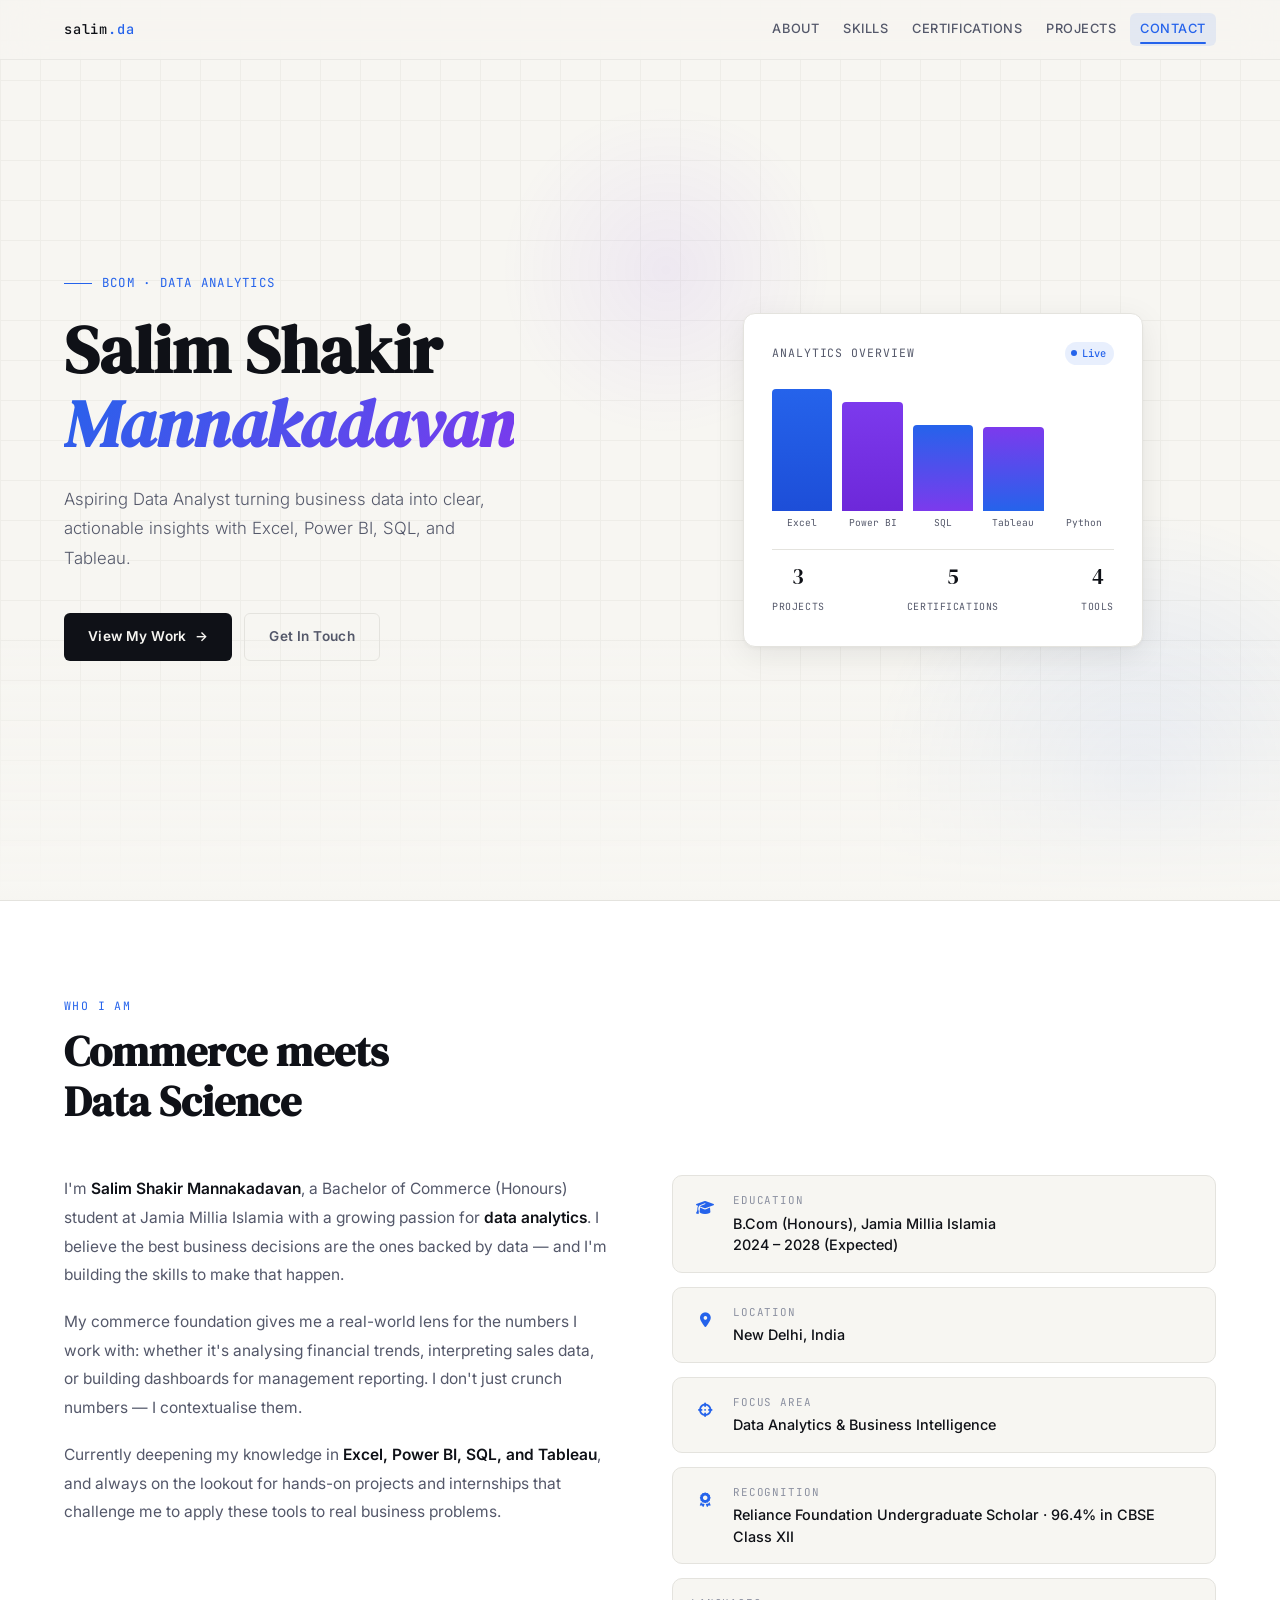
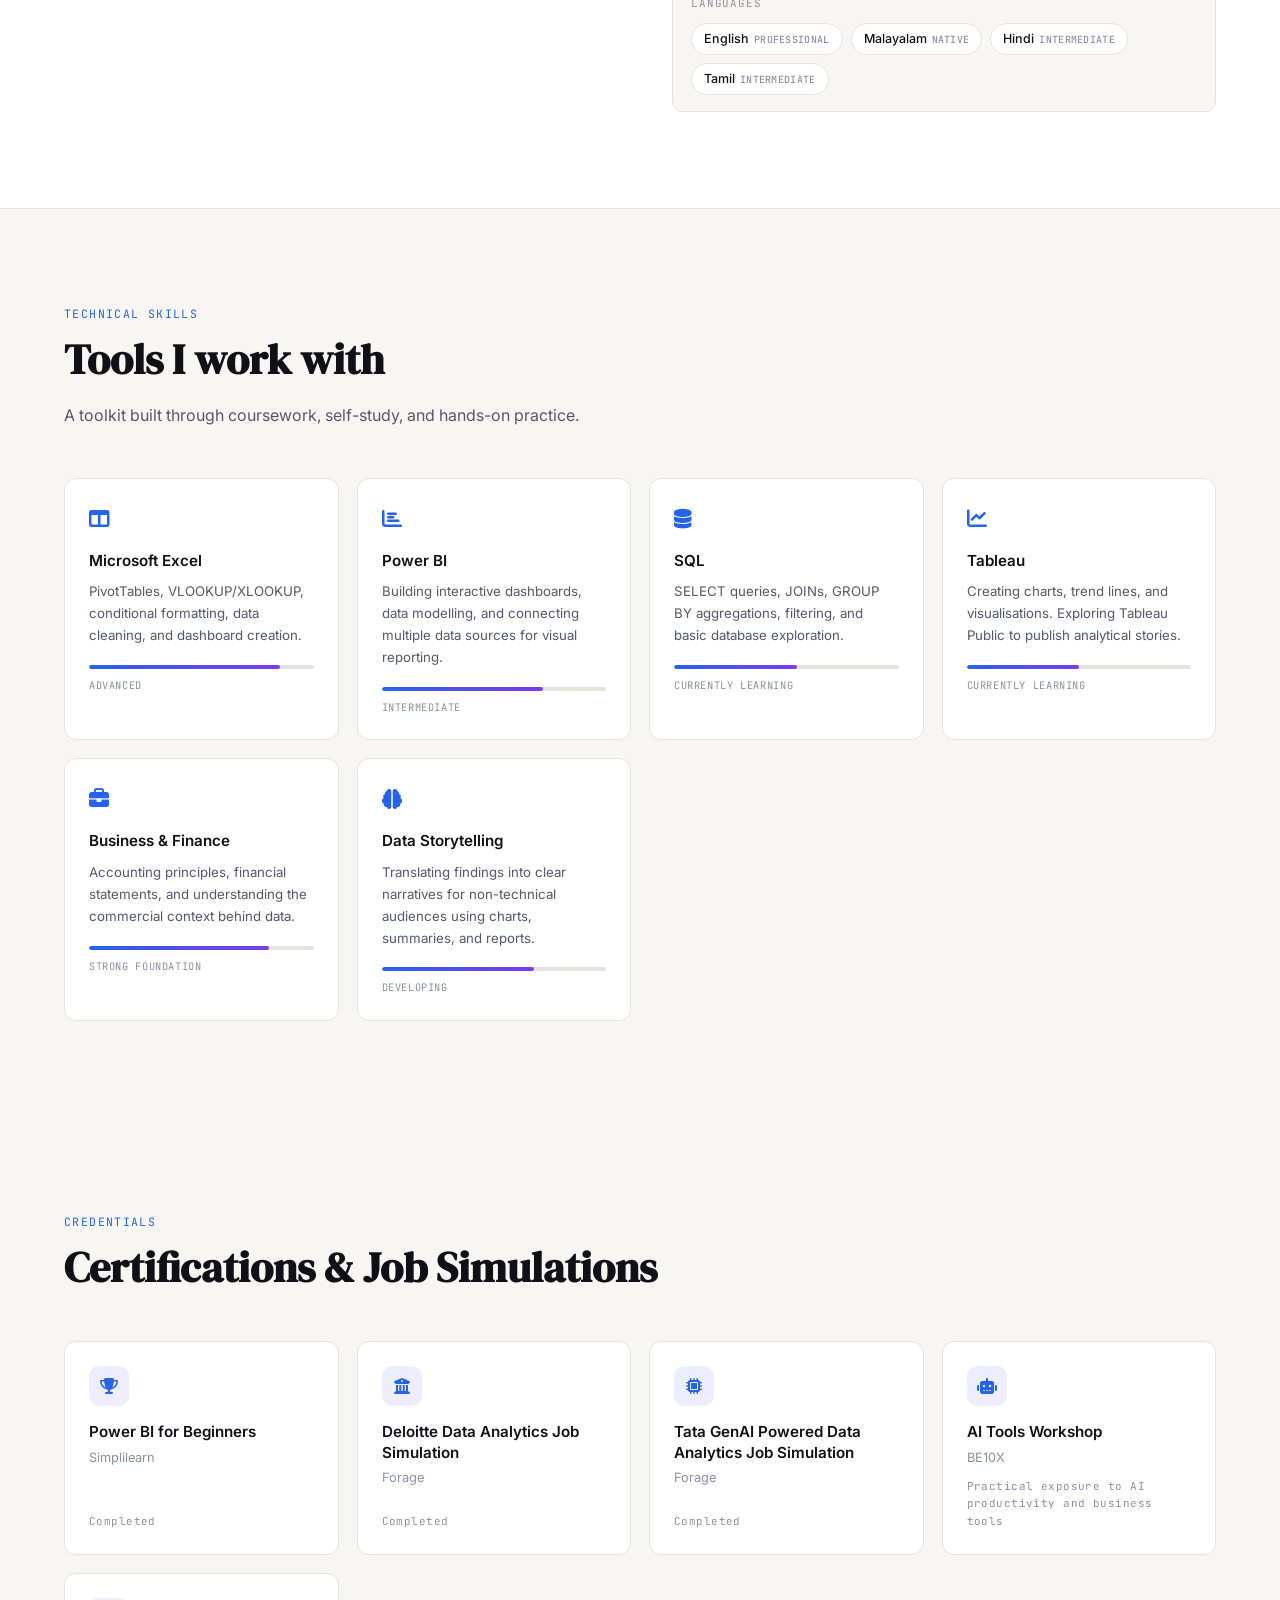
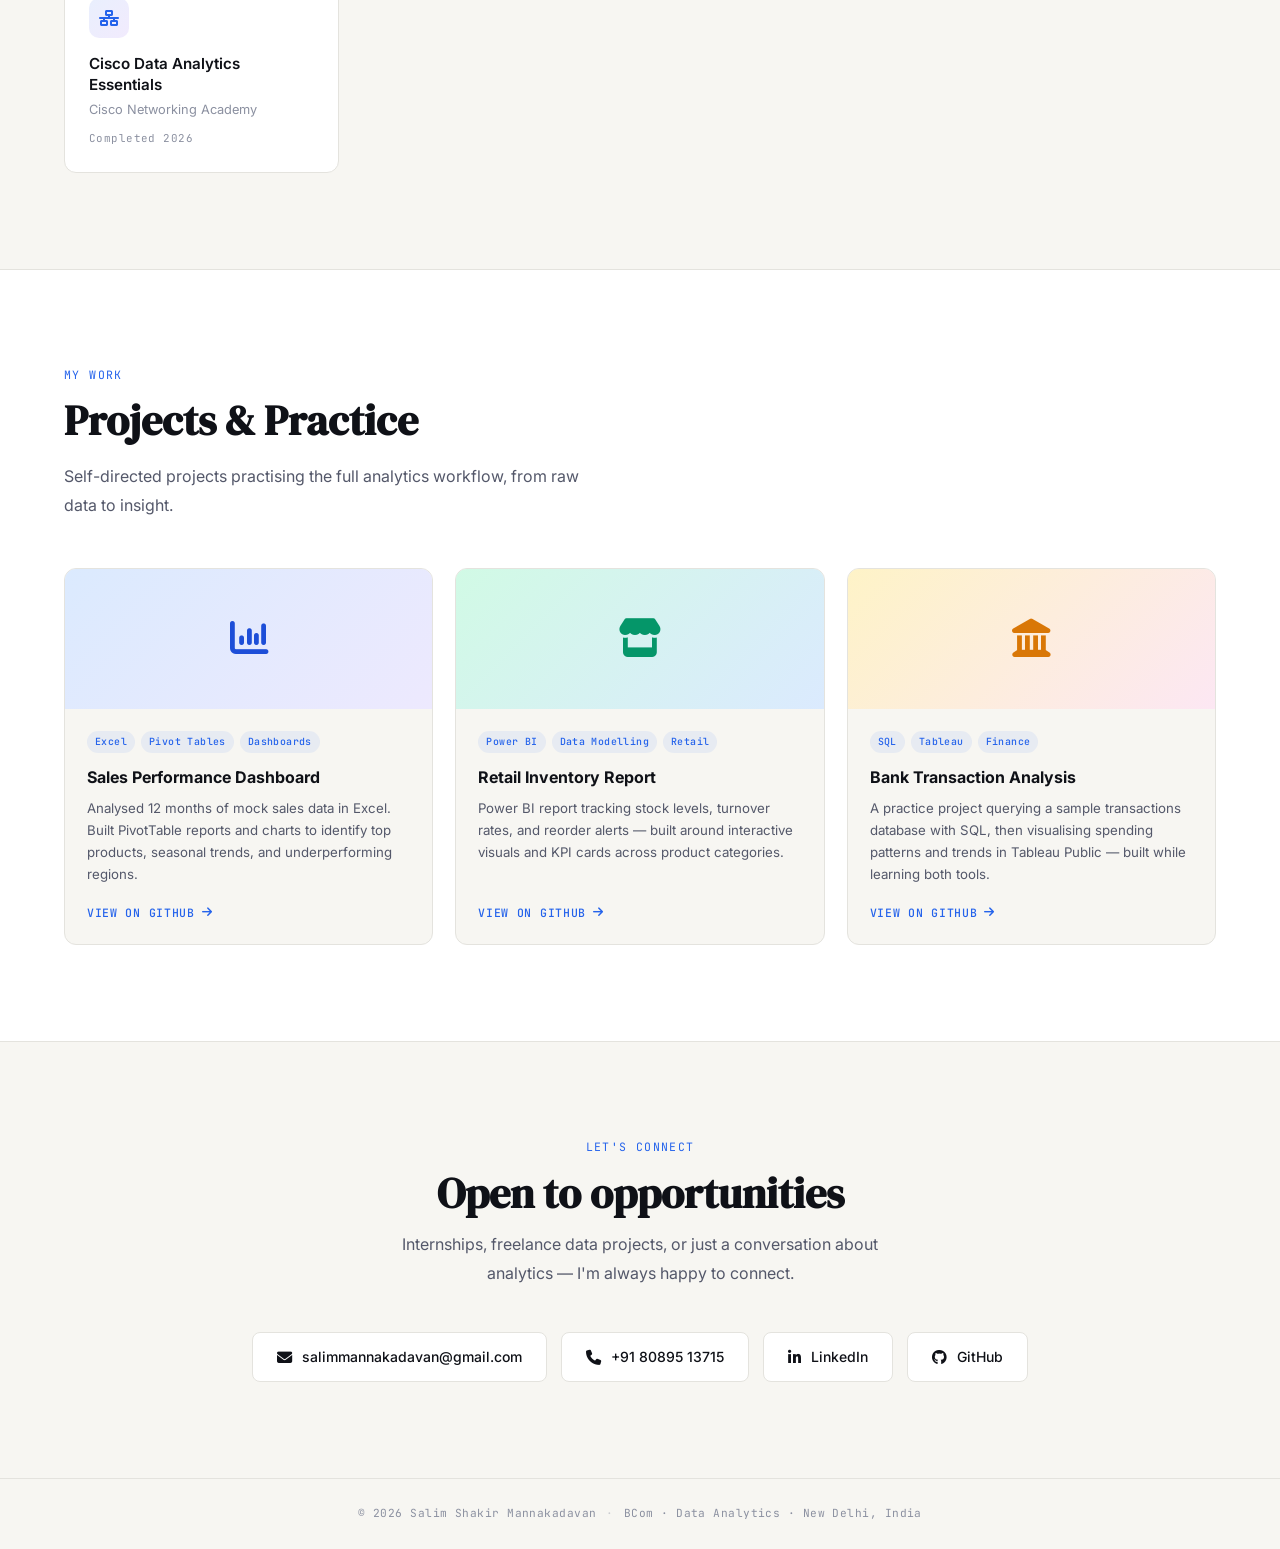
<file: index.htm>
<!DOCTYPE html>
<html lang="en">
<head>
  <meta charset="UTF-8" />
  <meta name="viewport" content="width=device-width, initial-scale=1.0" />
  <meta name="description" content="Salim Shakir Mannakadavan — BCom student and aspiring data analyst. Excel, Power BI, Data Visualization & Dashboard Development." />
  <meta name="color-scheme" content="light dark" />
  <title>Salim Shakir — Data Analytics Portfolio</title>

  <!-- Favicon -->
  <link rel="icon" href="data:image/svg+xml,%3Csvg xmlns='http://www.w3.org/2000/svg' viewBox='0 0 100 100'%3E%3Ctext y='.9em' font-size='90'%3E%F0%9F%93%8A%3C/text%3E%3C/svg%3E" />

  <!-- Fonts -->
  <link rel="preconnect" href="https://fonts.googleapis.com" />
  <link href="https://fonts.googleapis.com/css2?family=DM+Serif+Display:ital@0;1&family=Inter:wght@300;400;500;600;700&family=JetBrains+Mono:wght@400;500&display=swap" rel="stylesheet" />

  <!-- Font Awesome for icons -->
  <link rel="stylesheet" href="https://cdnjs.cloudflare.com/ajax/libs/font-awesome/6.5.1/css/all.min.css" crossorigin="anonymous" referrerpolicy="no-referrer" />

  <!-- Stylesheet -->
  <link rel="stylesheet" href="style.css" />
</head>
<body>

<!-- Scroll progress -->
<div class="scroll-progress" id="scrollProgress" aria-hidden="true"></div>

<!-- ============================================================
     NAV
     ============================================================ -->
<nav id="navbar">
    <a href="#hero" class="nav-logo">salim<span>.da</span></a>

    <ul class="nav-links" id="navLinks">
        <span class="nav-pill" id="navPill" aria-hidden="true"></span>

        <li><a href="#about" data-section="about">About</a></li>
        <li><a href="#skills" data-section="skills">Skills</a></li>
        <li><a href="#certifications" data-section="certifications">Certifications</a></li>
        <li><a href="#projects" data-section="projects">Projects</a></li>
        <li><a href="#contact" data-section="contact">Contact</a></li>
    </ul>

    <button class="nav-toggle" id="navToggle" aria-label="Toggle navigation">
        <span></span>
        <span></span>
        <span></span>
    </button>
</nav>


<!-- ============================================================
     HERO
     ============================================================ -->
<section id="hero">

  <!-- Subtle animated orbs in background -->
  <div class="hero-orb hero-orb--1" aria-hidden="true"></div>
  <div class="hero-orb hero-orb--2" aria-hidden="true"></div>

  <div class="hero-text">
    <!-- Each child gets a staggered reveal via JS adding .is-visible -->
    <p class="hero-eyebrow reveal-item">BCom · Data Analytics</p>

    <h1 class="reveal-item" style="--reveal-delay:0.1s">
      Salim Shakir<br>
      <em>Mannakadavan</em>
    </h1>

    <p class="hero-sub reveal-item" style="--reveal-delay:0.22s">
      Aspiring Data Analyst turning business data into clear, actionable insights with Excel, Power BI, SQL, and Tableau.
    </p>

    <div class="hero-ctas reveal-item" style="--reveal-delay:0.34s">
      <a href="#projects" class="btn-primary magnetic">
        View My Work
        <span class="btn-arrow" aria-hidden="true">→</span>
      </a>
      <a href="#contact" class="btn-ghost magnetic">Get In Touch</a>
    </div>
  </div>

  <!-- Floating chart visual -->
  <div class="hero-visual reveal-item" style="--reveal-delay:0.46s">
    <div class="chart-wrapper floating">
      <div class="chart-header">
        <span class="chart-title">Analytics Overview</span>
        <span class="chart-badge">
          <span class="badge-dot" aria-hidden="true"></span>Live
        </span>
      </div>

      <div class="bars" role="img" aria-label="Bar chart showing skill proficiency levels">
        <div class="bar-group">
          <div class="bar" style="--bar-height:88%; background: linear-gradient(180deg,#2563eb,#1d4ed8); --bar-delay:0.1s"></div>
          <span class="bar-label">Excel</span>
        </div>
        <div class="bar-group">
          <div class="bar" style="--bar-height:78%; background: linear-gradient(180deg,#7c3aed,#6d28d9); --bar-delay:0.25s"></div>
          <span class="bar-label">Power BI</span>
        </div>
        <div class="bar-group">
          <div class="bar" style="--bar-height:62%; background: linear-gradient(180deg,#2563eb,#7c3aed); --bar-delay:0.4s"></div>
          <span class="bar-label">SQL</span>
        </div>
        <div class="bar-group">
          <div class="bar" style="--bar-height:60%; background: linear-gradient(180deg,#7c3aed,#2563eb); --bar-delay:0.55s"></div>
          <span class="bar-label">Tableau</span>
        </div>
        <div class="bar-group">
          <div class="bar" style="--bar-height:0%; background: linear-gradient(180deg,#1d4ed8,#7c3aed); --bar-delay:0.7s"></div>
          <span class="bar-label">Python</span>
        </div>
      </div>

      <div class="chart-footer">
        <div class="stat">
          <span class="stat-num">3</span>
          <span class="stat-lbl">Projects</span>
        </div>
        <div class="stat">
          <span class="stat-num">5</span>
          <span class="stat-lbl">Certifications</span>
        </div>
        <div class="stat">
          <span class="stat-num">4</span>
          <span class="stat-lbl">Tools</span>
        </div>
      </div>
    </div>
  </div>

</section>


<!-- ============================================================
     ABOUT
     ============================================================ -->
<section id="about">
  <p class="section-label reveal-up">Who I Am</p>
  <h2 class="reveal-up" style="--reveal-delay:0.05s">Commerce meets<br>Data Science</h2>

  <div class="about-grid">
    <div class="about-text reveal-up" style="--reveal-delay:0.1s">
      <p>
        I'm <strong>Salim Shakir Mannakadavan</strong>, a Bachelor of Commerce (Honours) student at Jamia Millia Islamia with a growing passion for <strong>data analytics</strong>. I believe the best business decisions are the ones backed by data — and I'm building the skills to make that happen.
      </p>
      <p>
        My commerce foundation gives me a real-world lens for the numbers I work with: whether it's analysing financial trends, interpreting sales data, or building dashboards for management reporting. I don't just crunch numbers — I contextualise them.
      </p>
      <p>
        Currently deepening my knowledge in <strong>Excel, Power BI, SQL, and Tableau</strong>, and always on the lookout for hands-on projects and internships that challenge me to apply these tools to real business problems.
      </p>
    </div>

    <div class="about-details">
      <!-- Each detail-row gets staggered via CSS nth-child -->
      <div class="detail-row reveal-up" style="--reveal-delay:0.15s">
        <div class="detail-icon" aria-hidden="true">
          <i class="fa-solid fa-graduation-cap"></i>
        </div>
        <div>
          <div class="detail-key">Education</div>
          <div class="detail-val">B.Com (Honours), Jamia Millia Islamia<br>2024 – 2028 (Expected)</div>
        </div>
      </div>

      <div class="detail-row reveal-up" style="--reveal-delay:0.2s">
        <div class="detail-icon" aria-hidden="true">
          <i class="fa-solid fa-location-dot"></i>
        </div>
        <div>
          <div class="detail-key">Location</div>
          <div class="detail-val">New Delhi, India</div>
        </div>
      </div>

      <div class="detail-row reveal-up" style="--reveal-delay:0.25s">
        <div class="detail-icon" aria-hidden="true">
          <i class="fa-solid fa-crosshairs"></i>
        </div>
        <div>
          <div class="detail-key">Focus Area</div>
          <div class="detail-val">Data Analytics &amp; Business Intelligence</div>
        </div>
      </div>

      <div class="detail-row reveal-up" style="--reveal-delay:0.3s">
        <div class="detail-icon" aria-hidden="true">
          <i class="fa-solid fa-award"></i>
        </div>
        <div>
          <div class="detail-key">Recognition</div>
          <div class="detail-val">Reliance Foundation Undergraduate Scholar · 96.4% in CBSE Class XII</div>
        </div>
      </div>

      <div class="languages-row reveal-up" style="--reveal-delay:0.35s">
        <div class="detail-key">Languages</div>
        <div class="lang-chips">
          <span class="lang-chip">English <small>Professional</small></span>
          <span class="lang-chip">Malayalam <small>Native</small></span>
          <span class="lang-chip">Hindi <small>Intermediate</small></span>
          <span class="lang-chip">Tamil <small>Intermediate</small></span>
        </div>
      </div>
    </div>
  </div>
</section>


<!-- ============================================================
     SKILLS
     ============================================================ -->
<section id="skills">
  <p class="section-label reveal-up">Technical Skills</p>
  <h2 class="reveal-up" style="--reveal-delay:0.05s">Tools I work with</h2>
  <p class="section-intro reveal-up" style="--reveal-delay:0.1s">A toolkit built through coursework, self-study, and hands-on practice.</p>

  <div class="skills-grid">

    <div class="skill-card tilt-card reveal-up" style="--reveal-delay:0.1s">
      <div class="skill-icon" aria-hidden="true"><i class="fa-solid fa-table-columns"></i></div>
      <div class="skill-name">Microsoft Excel</div>
      <div class="skill-desc">PivotTables, VLOOKUP/XLOOKUP, conditional formatting, data cleaning, and dashboard creation.</div>
      <div class="skill-bar-track" role="progressbar" aria-valuenow="85" aria-valuemin="0" aria-valuemax="100" aria-label="Excel proficiency 85%">
        <div class="skill-bar-fill" data-width="85%"></div>
      </div>
      <div class="skill-level">Advanced</div>
    </div>

    <div class="skill-card tilt-card reveal-up" style="--reveal-delay:0.15s">
      <div class="skill-icon" aria-hidden="true"><i class="fa-solid fa-chart-bar"></i></div>
      <div class="skill-name">Power BI</div>
      <div class="skill-desc">Building interactive dashboards, data modelling, and connecting multiple data sources for visual reporting.</div>
      <div class="skill-bar-track" role="progressbar" aria-valuenow="72" aria-valuemin="0" aria-valuemax="100" aria-label="Power BI proficiency 72%">
        <div class="skill-bar-fill" data-width="72%"></div>
      </div>
      <div class="skill-level">Intermediate</div>
    </div>

    <div class="skill-card tilt-card reveal-up" style="--reveal-delay:0.2s">
      <div class="skill-icon" aria-hidden="true"><i class="fa-solid fa-database"></i></div>
      <div class="skill-name">SQL</div>
      <div class="skill-desc">SELECT queries, JOINs, GROUP BY aggregations, filtering, and basic database exploration.</div>
      <div class="skill-bar-track" role="progressbar" aria-valuenow="55" aria-valuemin="0" aria-valuemax="100" aria-label="SQL proficiency 55%">
        <div class="skill-bar-fill" data-width="55%"></div>
      </div>
      <div class="skill-level">Currently Learning</div>
    </div>

    <div class="skill-card tilt-card reveal-up" style="--reveal-delay:0.25s">
      <div class="skill-icon" aria-hidden="true"><i class="fa-solid fa-chart-line"></i></div>
      <div class="skill-name">Tableau</div>
      <div class="skill-desc">Creating charts, trend lines, and visualisations. Exploring Tableau Public to publish analytical stories.</div>
      <div class="skill-bar-track" role="progressbar" aria-valuenow="50" aria-valuemin="0" aria-valuemax="100" aria-label="Tableau proficiency 50%">
        <div class="skill-bar-fill" data-width="50%"></div>
      </div>
      <div class="skill-level">Currently Learning</div>
    </div>

    <div class="skill-card tilt-card reveal-up" style="--reveal-delay:0.3s">
      <div class="skill-icon" aria-hidden="true"><i class="fa-solid fa-briefcase"></i></div>
      <div class="skill-name">Business &amp; Finance</div>
      <div class="skill-desc">Accounting principles, financial statements, and understanding the commercial context behind data.</div>
      <div class="skill-bar-track" role="progressbar" aria-valuenow="80" aria-valuemin="0" aria-valuemax="100" aria-label="Business & Finance proficiency 80%">
        <div class="skill-bar-fill" data-width="80%"></div>
      </div>
      <div class="skill-level">Strong Foundation</div>
    </div>

    <div class="skill-card tilt-card reveal-up" style="--reveal-delay:0.35s">
      <div class="skill-icon" aria-hidden="true"><i class="fa-solid fa-brain"></i></div>
      <div class="skill-name">Data Storytelling</div>
      <div class="skill-desc">Translating findings into clear narratives for non-technical audiences using charts, summaries, and reports.</div>
      <div class="skill-bar-track" role="progressbar" aria-valuenow="68" aria-valuemin="0" aria-valuemax="100" aria-label="Data Storytelling proficiency 68%">
        <div class="skill-bar-fill" data-width="68%"></div>
      </div>
      <div class="skill-level">Developing</div>
    </div>

  </div>
</section>


<!-- ============================================================
     CERTIFICATIONS
     ============================================================ -->
<section id="certifications">
  <p class="section-label reveal-up">Credentials</p>
  <h2 class="reveal-up" style="--reveal-delay:0.05s">Certifications &amp; Job Simulations</h2>

  <div class="skills-grid certs-grid">

    <div class="skill-card cert-card tilt-card reveal-up" style="--reveal-delay:0.1s">
      <div class="cert-badge" aria-hidden="true"><i class="fa-solid fa-trophy"></i></div>
      <div class="skill-name">Power BI for Beginners</div>
      <div class="skill-desc">Simplilearn</div>
      <div class="cert-meta">Completed</div>
    </div>

    <div class="skill-card cert-card tilt-card reveal-up" style="--reveal-delay:0.15s">
      <div class="cert-badge" aria-hidden="true"><i class="fa-solid fa-building-columns"></i></div>
      <div class="skill-name">Deloitte Data Analytics Job Simulation</div>
      <div class="skill-desc">Forage</div>
      <div class="cert-meta">Completed</div>
    </div>

    <div class="skill-card cert-card tilt-card reveal-up" style="--reveal-delay:0.2s">
      <div class="cert-badge" aria-hidden="true"><i class="fa-solid fa-microchip"></i></div>
      <div class="skill-name">Tata GenAI Powered Data Analytics Job Simulation</div>
      <div class="skill-desc">Forage</div>
      <div class="cert-meta">Completed</div>
    </div>

    <div class="skill-card cert-card tilt-card reveal-up" style="--reveal-delay:0.25s">
      <div class="cert-badge" aria-hidden="true"><i class="fa-solid fa-robot"></i></div>
      <div class="skill-name">AI Tools Workshop</div>
      <div class="skill-desc">BE10X</div>
      <div class="cert-meta">Practical exposure to AI productivity and business tools</div>
    </div>

    <div class="skill-card cert-card tilt-card reveal-up" style="--reveal-delay:0.3s">
      <div class="cert-badge" aria-hidden="true"><i class="fa-solid fa-network-wired"></i></div>
      <div class="skill-name">Cisco Data Analytics Essentials</div>
      <div class="skill-desc">Cisco Networking Academy</div>
      <div class="cert-meta">Completed 2026</div>
    </div>

  </div>
</section>


<!-- ============================================================
     PROJECTS
     ============================================================ -->
<section id="projects">
  <p class="section-label reveal-up">My Work</p>
  <h2 class="reveal-up" style="--reveal-delay:0.05s">Projects &amp; Practice</h2>
  <p class="section-intro reveal-up" style="--reveal-delay:0.1s">Self-directed projects practising the full analytics workflow, from raw data to insight.</p>

  <div class="projects-grid">

    <div class="project-card tilt-card reveal-up" style="--reveal-delay:0.1s">
      <div class="project-thumb blue" aria-hidden="true">
        <i class="fa-solid fa-chart-column project-thumb-icon"></i>
        <div class="project-thumb-glow"></div>
      </div>
      <div class="project-body">
        <div class="project-tags">
          <span class="tag">Excel</span>
          <span class="tag">Pivot Tables</span>
          <span class="tag">Dashboards</span>
        </div>
        <div class="project-title">Sales Performance Dashboard</div>
        <div class="project-desc">Analysed 12 months of mock sales data in Excel. Built PivotTable reports and charts to identify top products, seasonal trends, and underperforming regions.</div>
        <a href="https://github.com/SalimShakir" target="_blank" rel="noopener noreferrer" class="project-link">
          View on GitHub
          <span class="project-arrow" aria-hidden="true">
            <i class="fa-solid fa-arrow-right"></i>
          </span>
        </a>
      </div>
    </div>

    <div class="project-card tilt-card reveal-up" style="--reveal-delay:0.18s">
      <div class="project-thumb green" aria-hidden="true">
        <i class="fa-solid fa-store project-thumb-icon"></i>
        <div class="project-thumb-glow"></div>
      </div>
      <div class="project-body">
        <div class="project-tags">
          <span class="tag">Power BI</span>
          <span class="tag">Data Modelling</span>
          <span class="tag">Retail</span>
        </div>
        <div class="project-title">Retail Inventory Report</div>
        <div class="project-desc">Power BI report tracking stock levels, turnover rates, and reorder alerts — built around interactive visuals and KPI cards across product categories.</div>
        <a href="https://github.com/SalimShakir" target="_blank" rel="noopener noreferrer" class="project-link">
          View on GitHub
          <span class="project-arrow" aria-hidden="true">
            <i class="fa-solid fa-arrow-right"></i>
          </span>
        </a>
      </div>
    </div>

    <div class="project-card tilt-card reveal-up" style="--reveal-delay:0.26s">
      <div class="project-thumb orange" aria-hidden="true">
        <i class="fa-solid fa-landmark project-thumb-icon"></i>
        <div class="project-thumb-glow"></div>
      </div>
      <div class="project-body">
        <div class="project-tags">
          <span class="tag">SQL</span>
          <span class="tag">Tableau</span>
          <span class="tag">Finance</span>
        </div>
        <div class="project-title">Bank Transaction Analysis</div>
        <div class="project-desc">A practice project querying a sample transactions database with SQL, then visualising spending patterns and trends in Tableau Public — built while learning both tools.</div>
        <a href="https://github.com/SalimShakir" target="_blank" rel="noopener noreferrer" class="project-link">
          View on GitHub
          <span class="project-arrow" aria-hidden="true">
            <i class="fa-solid fa-arrow-right"></i>
          </span>
        </a>
      </div>
    </div>

  </div>
</section>
<!-- ============================================================
     CONTACT
     ============================================================ -->
<section id="contact">
  <p class="section-label reveal-up">Let's Connect</p>
  <h2 class="reveal-up" style="--reveal-delay:0.05s">Open to opportunities</h2>
  <p class="section-intro reveal-up" style="--reveal-delay:0.1s">Internships, freelance data projects, or just a conversation about analytics — I'm always happy to connect.</p>

  <div class="contact-links reveal-up" style="--reveal-delay:0.18s">

    <a href="mailto:salimmannakadavan@gmail.com" class="contact-link contact-link--email magnetic">
      <span class="contact-icon" aria-hidden="true"><i class="fa-solid fa-envelope"></i></span>
      <span class="contact-label">salimmannakadavan@gmail.com</span>
    </a>

    <a href="tel:+918089513715" class="contact-link contact-link--phone magnetic">
      <span class="contact-icon" aria-hidden="true"><i class="fa-solid fa-phone"></i></span>
      <span class="contact-label">+91 80895 13715</span>
    </a>

    <a href="https://www.linkedin.com/in/salim-shakir-mannakadavan-aa1800324" target="_blank" rel="noopener noreferrer" class="contact-link contact-link--linkedin magnetic">
      <span class="contact-icon" aria-hidden="true"><i class="fa-brands fa-linkedin-in"></i></span>
      <span class="contact-label">LinkedIn</span>
    </a>

    <a href="https://github.com/SalimShakir" target="_blank" rel="noopener noreferrer" class="contact-link contact-link--github magnetic">
      <span class="contact-icon" aria-hidden="true"><i class="fa-brands fa-github"></i></span>
      <span class="contact-label">GitHub</span>
    </a>

  </div>
</section>


<!-- ============================================================
     FOOTER
     ============================================================ -->
<footer>
  <span>© 2026 Salim Shakir Mannakadavan</span>
  <span class="footer-sep" aria-hidden="true">·</span>
  <span class="footer-sub">BCom · Data Analytics · New Delhi, India</span>
</footer>

<!-- Back to top -->
<button class="back-to-top" id="backToTop" aria-label="Back to top">
  <i class="fa-solid fa-arrow-up" aria-hidden="true"></i>
</button>

<!-- Script -->
<script src="script.js"></script>
</body>
</html>
</file>
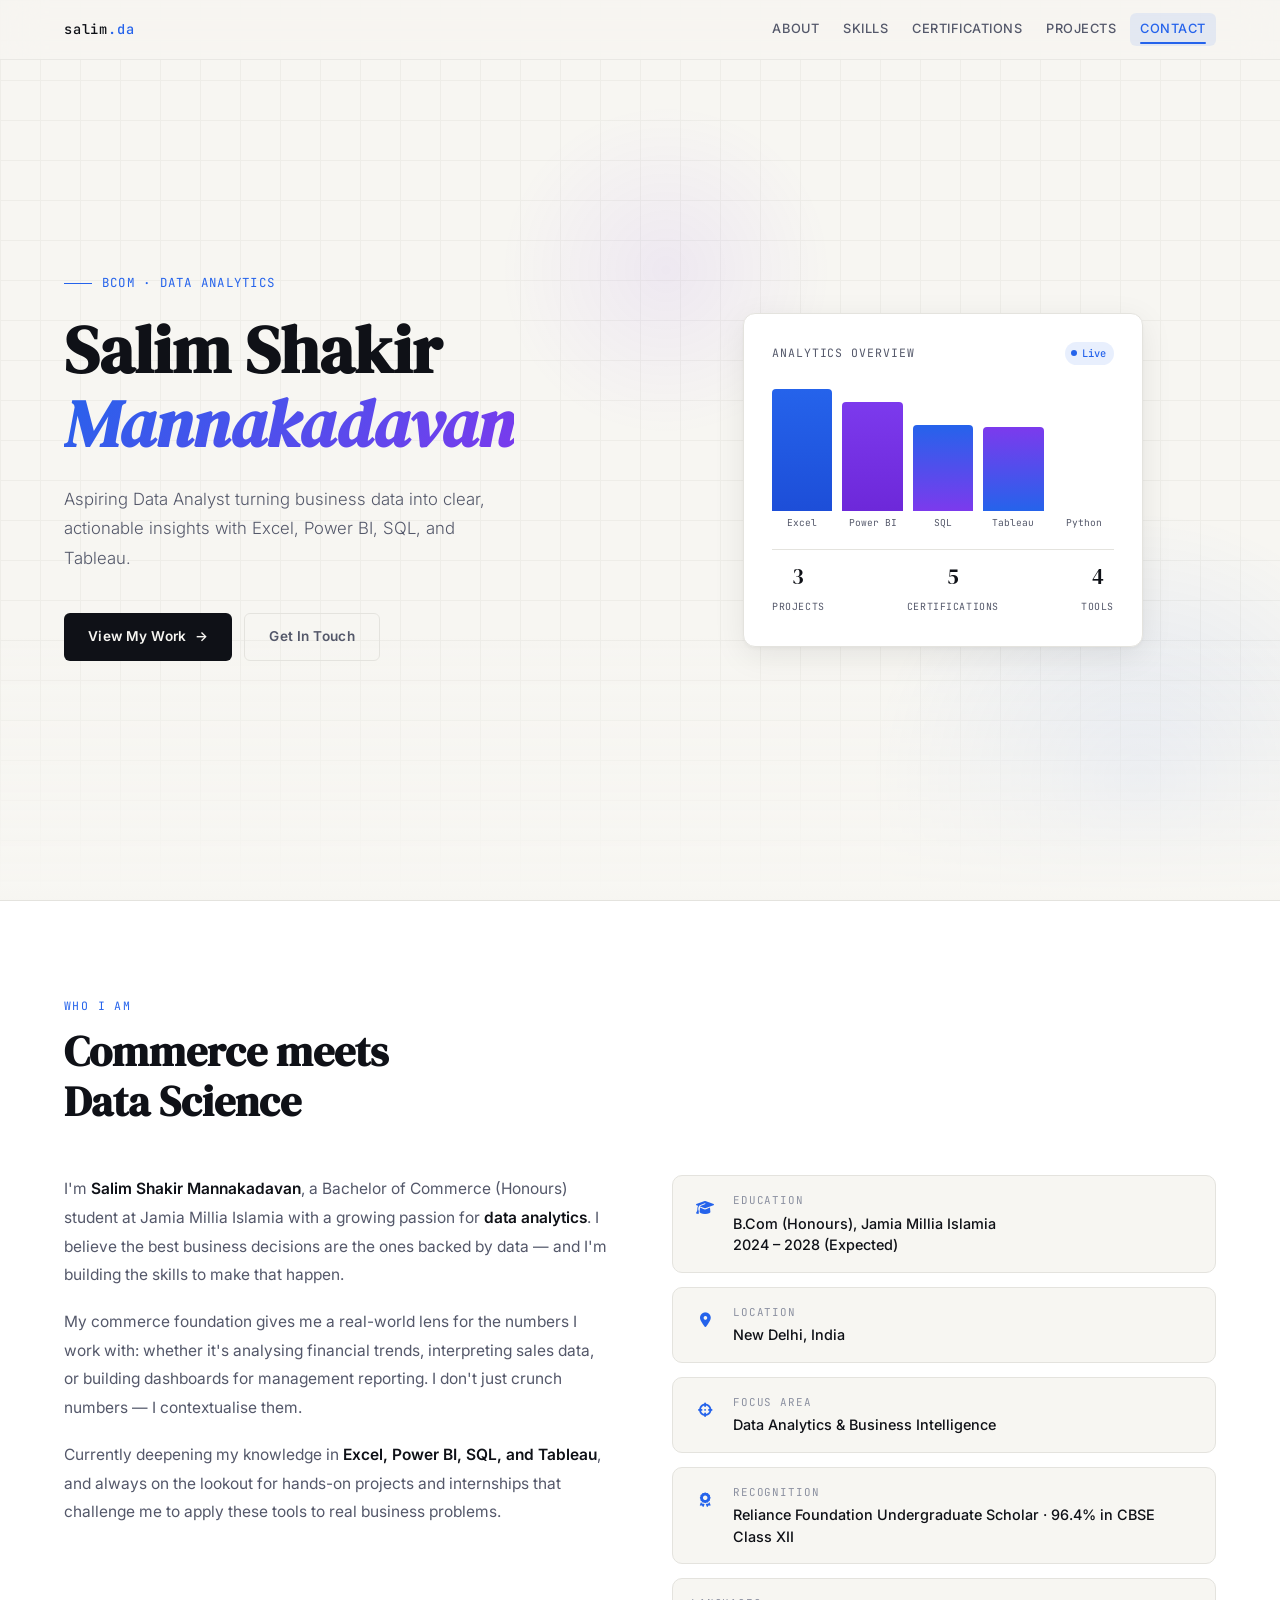
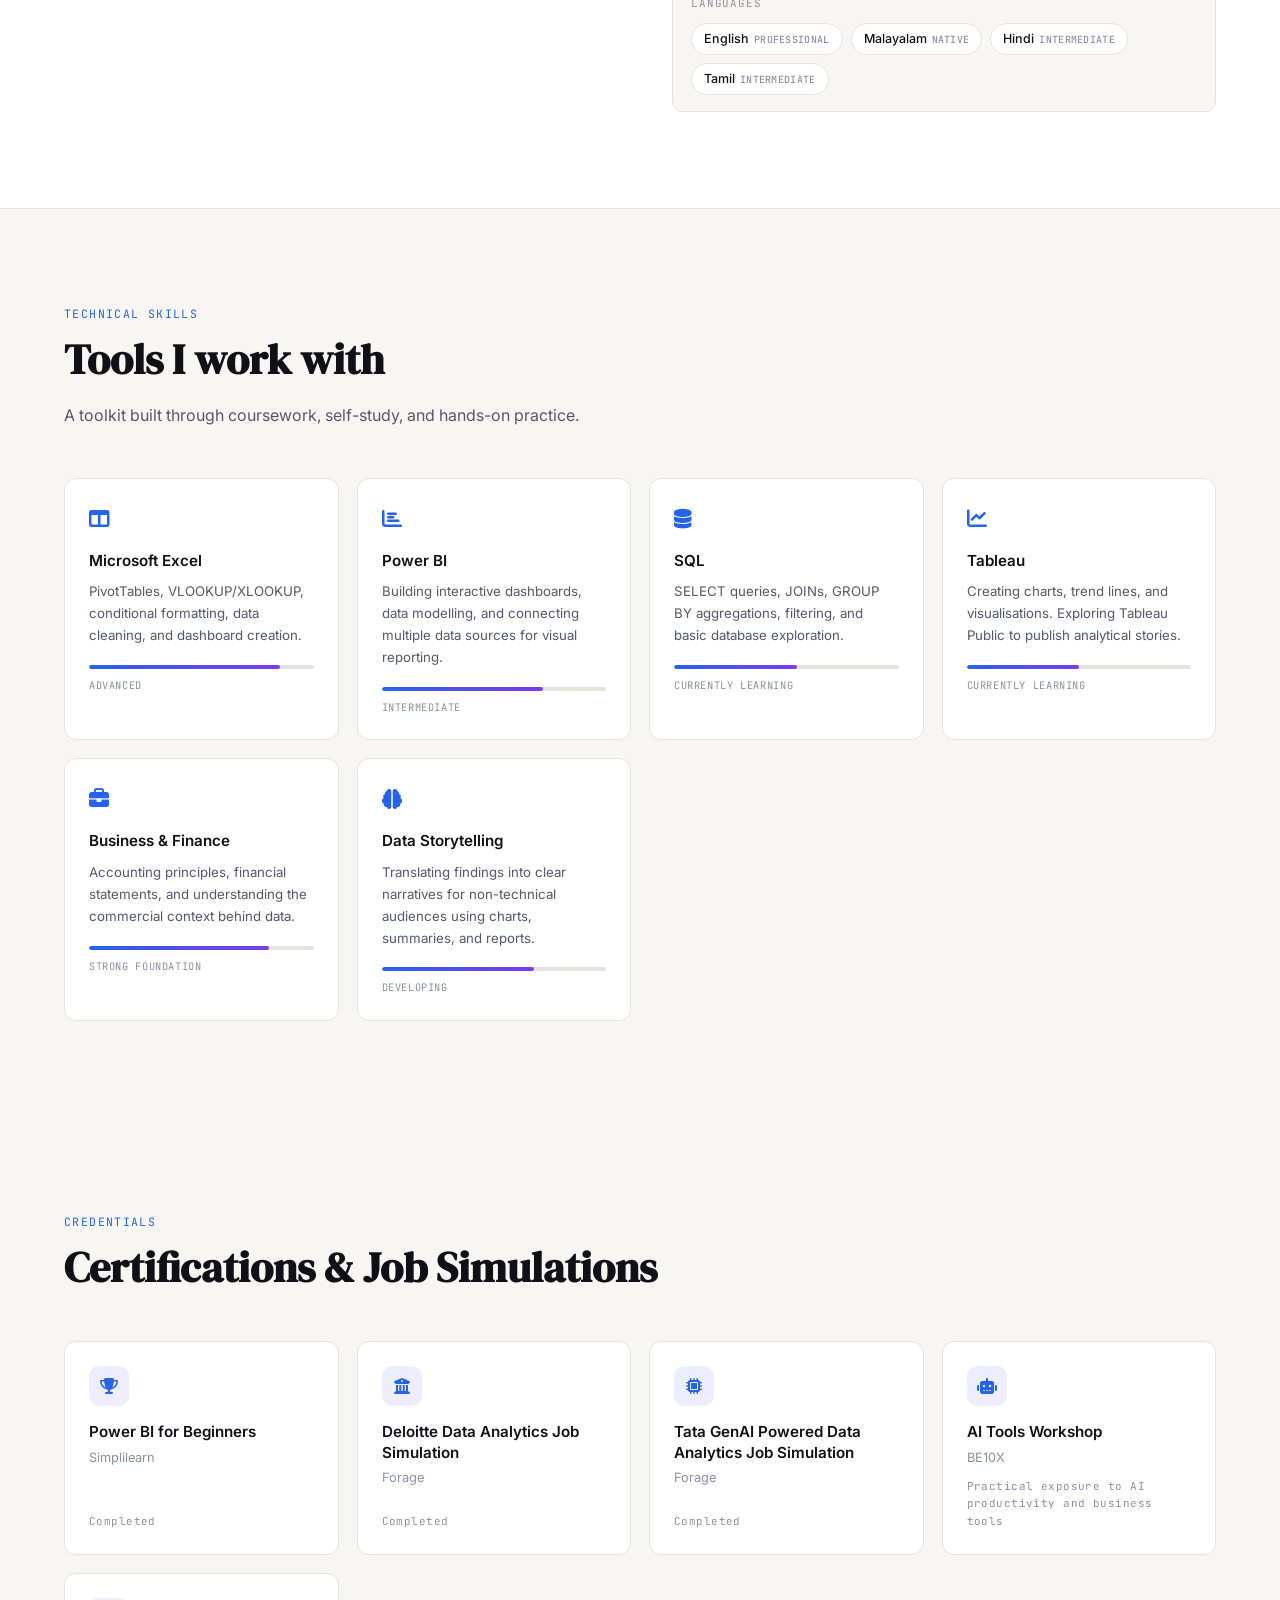
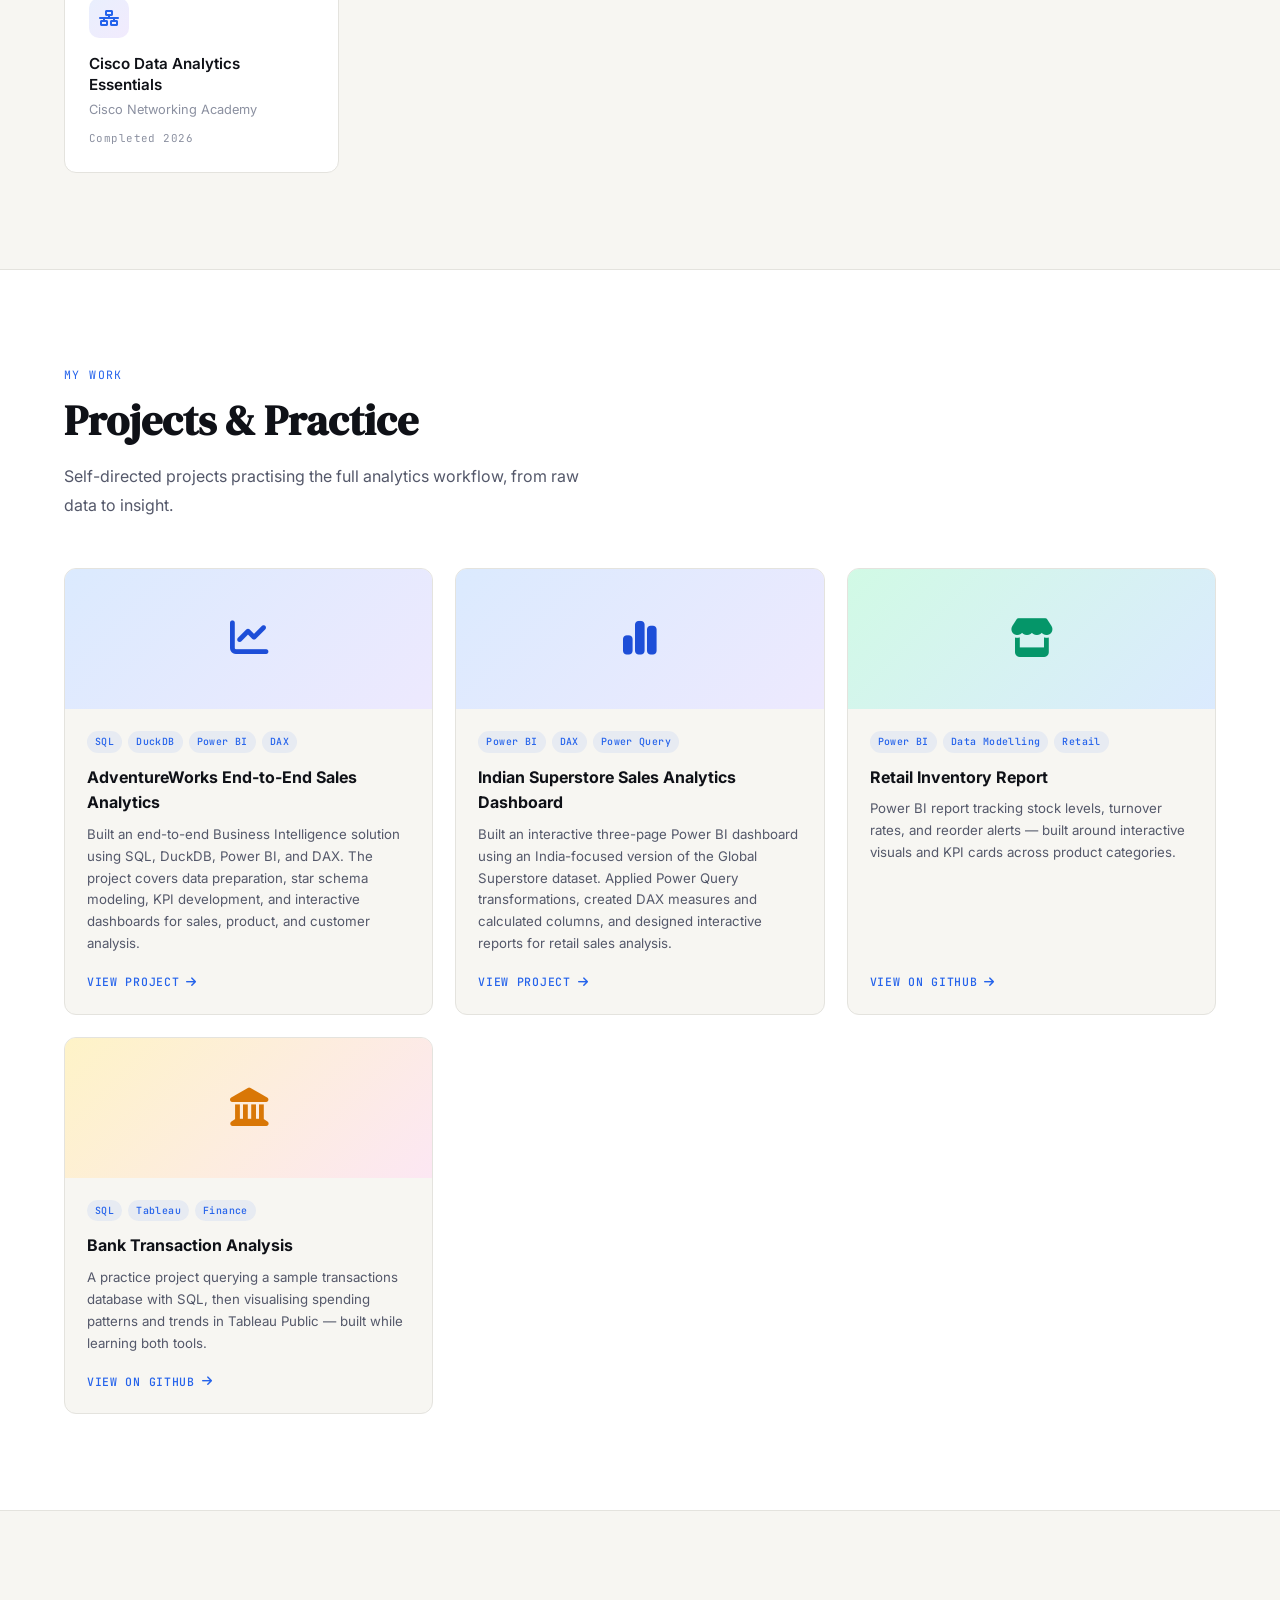
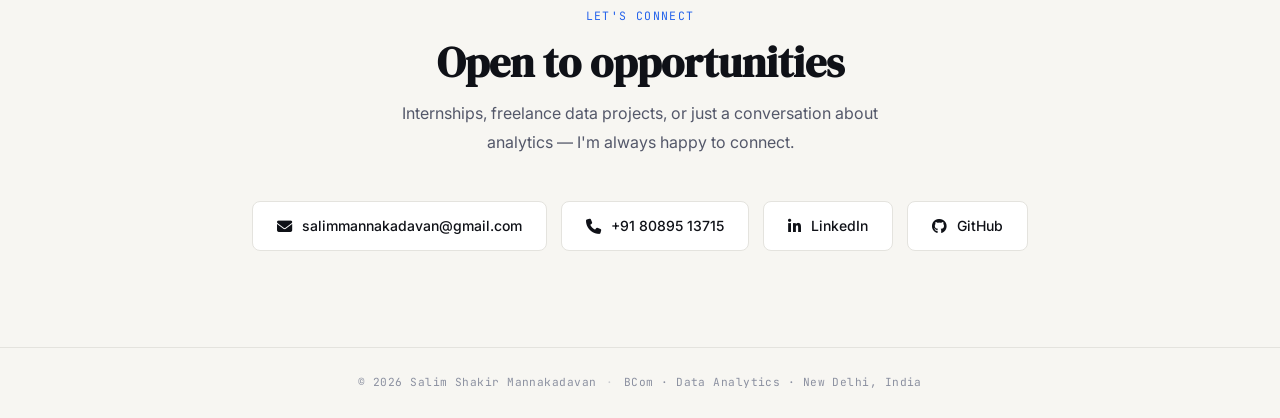
<file: index.html>
<!DOCTYPE html>
<html lang="en">
<head>
  <meta charset="UTF-8" />
  <meta name="viewport" content="width=device-width, initial-scale=1.0" />
  <meta name="description" content="Salim Shakir Mannakadavan — BCom student and aspiring data analyst. Excel, Power BI, Data Visualization & Dashboard Development." />
  <meta name="color-scheme" content="light dark" />
  <title>Salim Shakir — Data Analytics Portfolio</title>

    <!-- Favicons -->
    <link rel="apple-touch-icon" sizes="180x180" href="/apple-touch-icon.png">
    <link rel="icon" type="image/png" sizes="32x32" href="/favicon-32x32.png">
    <link rel="icon" type="image/png" sizes="16x16" href="/favicon-16x16.png">
    <link rel="icon" href="/favicon.ico">
    <link rel="manifest" href="/site.webmanifest">
    <meta name="theme-color" content="#2563eb">
  <!-- Fonts -->
  <link rel="preconnect" href="https://fonts.googleapis.com" />
  <link href="https://fonts.googleapis.com/css2?family=DM+Serif+Display:ital@0;1&family=Inter:wght@300;400;500;600;700&family=JetBrains+Mono:wght@400;500&display=swap" rel="stylesheet" />

  <!-- Font Awesome for icons -->
  <link rel="stylesheet" href="https://cdnjs.cloudflare.com/ajax/libs/font-awesome/6.5.1/css/all.min.css" crossorigin="anonymous" referrerpolicy="no-referrer" />

  <!-- Stylesheet -->
  <link rel="stylesheet" href="style.css" />
</head>
<body>

<!-- Scroll progress -->
<div class="scroll-progress" id="scrollProgress" aria-hidden="true"></div>

<!-- ============================================================
     NAV
     ============================================================ -->
<nav id="navbar">
    <a href="#hero" class="nav-logo">salim<span>.da</span></a>

    <ul class="nav-links" id="navLinks">
        <span class="nav-pill" id="navPill" aria-hidden="true"></span>

        <li><a href="#about" data-section="about">About</a></li>
        <li><a href="#skills" data-section="skills">Skills</a></li>
        <li><a href="#certifications" data-section="certifications">Certifications</a></li>
        <li><a href="#projects" data-section="projects">Projects</a></li>
        <li><a href="#contact" data-section="contact">Contact</a></li>
    </ul>

    <button class="nav-toggle" id="navToggle" aria-label="Toggle navigation">
        <span></span>
        <span></span>
        <span></span>
    </button>
</nav>


<!-- ============================================================
     HERO
     ============================================================ -->
<section id="hero">

  <!-- Subtle animated orbs in background -->
  <div class="hero-orb hero-orb--1" aria-hidden="true"></div>
  <div class="hero-orb hero-orb--2" aria-hidden="true"></div>

  <div class="hero-text">
    <!-- Each child gets a staggered reveal via JS adding .is-visible -->
    <p class="hero-eyebrow reveal-item">BCom · Data Analytics</p>

    <h1 class="reveal-item" style="--reveal-delay:0.1s">
      Salim Shakir<br>
      <em>Mannakadavan</em>
    </h1>

    <p class="hero-sub reveal-item" style="--reveal-delay:0.22s">
      Aspiring Data Analyst turning business data into clear, actionable insights with Excel, Power BI, SQL, and Tableau.
    </p>

    <div class="hero-ctas reveal-item" style="--reveal-delay:0.34s">
      <a href="#projects" class="btn-primary magnetic">
        View My Work
        <span class="btn-arrow" aria-hidden="true">→</span>
      </a>
      <a href="#contact" class="btn-ghost magnetic">Get In Touch</a>
    </div>
  </div>

  <!-- Floating chart visual -->
  <div class="hero-visual reveal-item" style="--reveal-delay:0.46s">
    <div class="chart-wrapper floating">
      <div class="chart-header">
        <span class="chart-title">Analytics Overview</span>
        <span class="chart-badge">
          <span class="badge-dot" aria-hidden="true"></span>Live
        </span>
      </div>

      <div class="bars" role="img" aria-label="Bar chart showing skill proficiency levels">
        <div class="bar-group">
          <div class="bar" style="--bar-height:88%; background: linear-gradient(180deg,#2563eb,#1d4ed8); --bar-delay:0.1s"></div>
          <span class="bar-label">Excel</span>
        </div>
        <div class="bar-group">
          <div class="bar" style="--bar-height:78%; background: linear-gradient(180deg,#7c3aed,#6d28d9); --bar-delay:0.25s"></div>
          <span class="bar-label">Power BI</span>
        </div>
        <div class="bar-group">
          <div class="bar" style="--bar-height:62%; background: linear-gradient(180deg,#2563eb,#7c3aed); --bar-delay:0.4s"></div>
          <span class="bar-label">SQL</span>
        </div>
        <div class="bar-group">
          <div class="bar" style="--bar-height:60%; background: linear-gradient(180deg,#7c3aed,#2563eb); --bar-delay:0.55s"></div>
          <span class="bar-label">Tableau</span>
        </div>
        <div class="bar-group">
          <div class="bar" style="--bar-height:0%; background: linear-gradient(180deg,#1d4ed8,#7c3aed); --bar-delay:0.7s"></div>
          <span class="bar-label">Python</span>
        </div>
      </div>

      <div class="chart-footer">
        <div class="stat">
          <span class="stat-num">3</span>
          <span class="stat-lbl">Projects</span>
        </div>
        <div class="stat">
          <span class="stat-num">5</span>
          <span class="stat-lbl">Certifications</span>
        </div>
        <div class="stat">
          <span class="stat-num">4</span>
          <span class="stat-lbl">Tools</span>
        </div>
      </div>
    </div>
  </div>

</section>


<!-- ============================================================
     ABOUT
     ============================================================ -->
<section id="about">
  <p class="section-label reveal-up">Who I Am</p>
  <h2 class="reveal-up" style="--reveal-delay:0.05s">Commerce meets<br>Data Science</h2>

  <div class="about-grid">
    <div class="about-text reveal-up" style="--reveal-delay:0.1s">
      <p>
        I'm <strong>Salim Shakir Mannakadavan</strong>, a Bachelor of Commerce (Honours) student at Jamia Millia Islamia with a growing passion for <strong>data analytics</strong>. I believe the best business decisions are the ones backed by data — and I'm building the skills to make that happen.
      </p>
      <p>
        My commerce foundation gives me a real-world lens for the numbers I work with: whether it's analysing financial trends, interpreting sales data, or building dashboards for management reporting. I don't just crunch numbers — I contextualise them.
      </p>
      <p>
        Currently deepening my knowledge in <strong>Excel, Power BI, SQL, and Tableau</strong>, and always on the lookout for hands-on projects and internships that challenge me to apply these tools to real business problems.
      </p>
    </div>

    <div class="about-details">
      <!-- Each detail-row gets staggered via CSS nth-child -->
      <div class="detail-row reveal-up" style="--reveal-delay:0.15s">
        <div class="detail-icon" aria-hidden="true">
          <i class="fa-solid fa-graduation-cap"></i>
        </div>
        <div>
          <div class="detail-key">Education</div>
          <div class="detail-val">B.Com (Honours), Jamia Millia Islamia<br>2024 – 2028 (Expected)</div>
        </div>
      </div>

      <div class="detail-row reveal-up" style="--reveal-delay:0.2s">
        <div class="detail-icon" aria-hidden="true">
          <i class="fa-solid fa-location-dot"></i>
        </div>
        <div>
          <div class="detail-key">Location</div>
          <div class="detail-val">New Delhi, India</div>
        </div>
      </div>

      <div class="detail-row reveal-up" style="--reveal-delay:0.25s">
        <div class="detail-icon" aria-hidden="true">
          <i class="fa-solid fa-crosshairs"></i>
        </div>
        <div>
          <div class="detail-key">Focus Area</div>
          <div class="detail-val">Data Analytics &amp; Business Intelligence</div>
        </div>
      </div>

      <div class="detail-row reveal-up" style="--reveal-delay:0.3s">
        <div class="detail-icon" aria-hidden="true">
          <i class="fa-solid fa-award"></i>
        </div>
        <div>
          <div class="detail-key">Recognition</div>
          <div class="detail-val">Reliance Foundation Undergraduate Scholar · 96.4% in CBSE Class XII</div>
        </div>
      </div>

      <div class="languages-row reveal-up" style="--reveal-delay:0.35s">
        <div class="detail-key">Languages</div>
        <div class="lang-chips">
          <span class="lang-chip">English <small>Professional</small></span>
          <span class="lang-chip">Malayalam <small>Native</small></span>
          <span class="lang-chip">Hindi <small>Intermediate</small></span>
          <span class="lang-chip">Tamil <small>Intermediate</small></span>
        </div>
      </div>
    </div>
  </div>
</section>


<!-- ============================================================
     SKILLS
     ============================================================ -->
<section id="skills">
  <p class="section-label reveal-up">Technical Skills</p>
  <h2 class="reveal-up" style="--reveal-delay:0.05s">Tools I work with</h2>
  <p class="section-intro reveal-up" style="--reveal-delay:0.1s">A toolkit built through coursework, self-study, and hands-on practice.</p>

  <div class="skills-grid">

    <div class="skill-card tilt-card reveal-up" style="--reveal-delay:0.1s">
      <div class="skill-icon" aria-hidden="true"><i class="fa-solid fa-table-columns"></i></div>
      <div class="skill-name">Microsoft Excel</div>
      <div class="skill-desc">PivotTables, VLOOKUP/XLOOKUP, conditional formatting, data cleaning, and dashboard creation.</div>
      <div class="skill-bar-track" role="progressbar" aria-valuenow="85" aria-valuemin="0" aria-valuemax="100" aria-label="Excel proficiency 85%">
        <div class="skill-bar-fill" data-width="85%"></div>
      </div>
      <div class="skill-level">Advanced</div>
    </div>

    <div class="skill-card tilt-card reveal-up" style="--reveal-delay:0.15s">
      <div class="skill-icon" aria-hidden="true"><i class="fa-solid fa-chart-bar"></i></div>
      <div class="skill-name">Power BI</div>
      <div class="skill-desc">Building interactive dashboards, data modelling, and connecting multiple data sources for visual reporting.</div>
      <div class="skill-bar-track" role="progressbar" aria-valuenow="72" aria-valuemin="0" aria-valuemax="100" aria-label="Power BI proficiency 72%">
        <div class="skill-bar-fill" data-width="72%"></div>
      </div>
      <div class="skill-level">Intermediate</div>
    </div>

    <div class="skill-card tilt-card reveal-up" style="--reveal-delay:0.2s">
      <div class="skill-icon" aria-hidden="true"><i class="fa-solid fa-database"></i></div>
      <div class="skill-name">SQL</div>
      <div class="skill-desc">SELECT queries, JOINs, GROUP BY aggregations, filtering, and basic database exploration.</div>
      <div class="skill-bar-track" role="progressbar" aria-valuenow="55" aria-valuemin="0" aria-valuemax="100" aria-label="SQL proficiency 55%">
        <div class="skill-bar-fill" data-width="55%"></div>
      </div>
      <div class="skill-level">Currently Learning</div>
    </div>

    <div class="skill-card tilt-card reveal-up" style="--reveal-delay:0.25s">
      <div class="skill-icon" aria-hidden="true"><i class="fa-solid fa-chart-line"></i></div>
      <div class="skill-name">Tableau</div>
      <div class="skill-desc">Creating charts, trend lines, and visualisations. Exploring Tableau Public to publish analytical stories.</div>
      <div class="skill-bar-track" role="progressbar" aria-valuenow="50" aria-valuemin="0" aria-valuemax="100" aria-label="Tableau proficiency 50%">
        <div class="skill-bar-fill" data-width="50%"></div>
      </div>
      <div class="skill-level">Currently Learning</div>
    </div>

    <div class="skill-card tilt-card reveal-up" style="--reveal-delay:0.3s">
      <div class="skill-icon" aria-hidden="true"><i class="fa-solid fa-briefcase"></i></div>
      <div class="skill-name">Business &amp; Finance</div>
      <div class="skill-desc">Accounting principles, financial statements, and understanding the commercial context behind data.</div>
      <div class="skill-bar-track" role="progressbar" aria-valuenow="80" aria-valuemin="0" aria-valuemax="100" aria-label="Business & Finance proficiency 80%">
        <div class="skill-bar-fill" data-width="80%"></div>
      </div>
      <div class="skill-level">Strong Foundation</div>
    </div>

    <div class="skill-card tilt-card reveal-up" style="--reveal-delay:0.35s">
      <div class="skill-icon" aria-hidden="true"><i class="fa-solid fa-brain"></i></div>
      <div class="skill-name">Data Storytelling</div>
      <div class="skill-desc">Translating findings into clear narratives for non-technical audiences using charts, summaries, and reports.</div>
      <div class="skill-bar-track" role="progressbar" aria-valuenow="68" aria-valuemin="0" aria-valuemax="100" aria-label="Data Storytelling proficiency 68%">
        <div class="skill-bar-fill" data-width="68%"></div>
      </div>
      <div class="skill-level">Developing</div>
    </div>

  </div>
</section>


<!-- ============================================================
     CERTIFICATIONS
     ============================================================ -->
<section id="certifications">
  <p class="section-label reveal-up">Credentials</p>
  <h2 class="reveal-up" style="--reveal-delay:0.05s">Certifications &amp; Job Simulations</h2>

  <div class="skills-grid certs-grid">

    <div class="skill-card cert-card tilt-card reveal-up" style="--reveal-delay:0.1s">
      <div class="cert-badge" aria-hidden="true"><i class="fa-solid fa-trophy"></i></div>
      <div class="skill-name">Power BI for Beginners</div>
      <div class="skill-desc">Simplilearn</div>
      <div class="cert-meta">Completed</div>
    </div>

    <div class="skill-card cert-card tilt-card reveal-up" style="--reveal-delay:0.15s">
      <div class="cert-badge" aria-hidden="true"><i class="fa-solid fa-building-columns"></i></div>
      <div class="skill-name">Deloitte Data Analytics Job Simulation</div>
      <div class="skill-desc">Forage</div>
      <div class="cert-meta">Completed</div>
    </div>

    <div class="skill-card cert-card tilt-card reveal-up" style="--reveal-delay:0.2s">
      <div class="cert-badge" aria-hidden="true"><i class="fa-solid fa-microchip"></i></div>
      <div class="skill-name">Tata GenAI Powered Data Analytics Job Simulation</div>
      <div class="skill-desc">Forage</div>
      <div class="cert-meta">Completed</div>
    </div>

    <div class="skill-card cert-card tilt-card reveal-up" style="--reveal-delay:0.25s">
      <div class="cert-badge" aria-hidden="true"><i class="fa-solid fa-robot"></i></div>
      <div class="skill-name">AI Tools Workshop</div>
      <div class="skill-desc">BE10X</div>
      <div class="cert-meta">Practical exposure to AI productivity and business tools</div>
    </div>

    <div class="skill-card cert-card tilt-card reveal-up" style="--reveal-delay:0.3s">
      <div class="cert-badge" aria-hidden="true"><i class="fa-solid fa-network-wired"></i></div>
      <div class="skill-name">Cisco Data Analytics Essentials</div>
      <div class="skill-desc">Cisco Networking Academy</div>
      <div class="cert-meta">Completed 2026</div>
    </div>

  </div>
</section>


<!-- ============================================================
     PROJECTS
     ============================================================ -->
<section id="projects">
  <p class="section-label reveal-up">My Work</p>
  <h2 class="reveal-up" style="--reveal-delay:0.05s">Projects &amp; Practice</h2>
  <p class="section-intro reveal-up" style="--reveal-delay:0.1s">Self-directed projects practising the full analytics workflow, from raw data to insight.</p>

  <div class="projects-grid">

    <div class="project-card tilt-card reveal-up" style="--reveal-delay:0.1s">

    <div class="project-thumb blue" aria-hidden="true">
        <i class="fa-solid fa-chart-line project-thumb-icon"></i>
        <div class="project-thumb-glow"></div>
    </div>

    <div class="project-body">

        <div class="project-tags">
            <span class="tag">SQL</span>
            <span class="tag">DuckDB</span>
            <span class="tag">Power BI</span>
            <span class="tag">DAX</span>
        </div>

        <div class="project-title">
            AdventureWorks End-to-End Sales Analytics
        </div>

        <div class="project-desc">
            Built an end-to-end Business Intelligence solution using SQL, DuckDB, Power BI, and DAX. The project covers data preparation, star schema modeling, KPI development, and interactive dashboards for sales, product, and customer analysis.
        </div>

        <a href="/projects/adventureworks"
           class="project-link">

            View Project

            <span class="project-arrow">
                <i class="fa-solid fa-arrow-right"></i>
            </span>

        </a>

    </div>

</div>

    <div class="project-card tilt-card reveal-up" style="--reveal-delay:0.1s">

    <div class="project-thumb blue" aria-hidden="true">
        <i class="fa-solid fa-chart-simple project-thumb-icon"></i>
        <div class="project-thumb-glow"></div>
    </div>

    <div class="project-body">

        <div class="project-tags">
            <span class="tag">Power BI</span>
            <span class="tag">DAX</span>
            <span class="tag">Power Query</span>
        </div>

        <div class="project-title">
            Indian Superstore Sales Analytics Dashboard
        </div>

        <div class="project-desc">
            Built an interactive three-page Power BI dashboard using an India-focused version of the Global Superstore dataset. Applied Power Query transformations, created DAX measures and calculated columns, and designed interactive reports for retail sales analysis.
        </div>

        <a href="/projects/indian-superstore"
           class="project-link">

            View Project

            <span class="project-arrow">
                <i class="fa-solid fa-arrow-right"></i>
            </span>

        </a>

    </div>

</div>

    <div class="project-card tilt-card reveal-up" style="--reveal-delay:0.18s">
      <div class="project-thumb green" aria-hidden="true">
        <i class="fa-solid fa-store project-thumb-icon"></i>
        <div class="project-thumb-glow"></div>
      </div>
      <div class="project-body">
        <div class="project-tags">
          <span class="tag">Power BI</span>
          <span class="tag">Data Modelling</span>
          <span class="tag">Retail</span>
        </div>
        <div class="project-title">Retail Inventory Report</div>
        <div class="project-desc">Power BI report tracking stock levels, turnover rates, and reorder alerts — built around interactive visuals and KPI cards across product categories.</div>
        <a href="https://github.com/SalimShakir" target="_blank" rel="noopener noreferrer" class="project-link">
          View on GitHub
          <span class="project-arrow" aria-hidden="true">
            <i class="fa-solid fa-arrow-right"></i>
          </span>
        </a>
      </div>
    </div>

    <div class="project-card tilt-card reveal-up" style="--reveal-delay:0.26s">
      <div class="project-thumb orange" aria-hidden="true">
        <i class="fa-solid fa-landmark project-thumb-icon"></i>
        <div class="project-thumb-glow"></div>
      </div>
      <div class="project-body">
        <div class="project-tags">
          <span class="tag">SQL</span>
          <span class="tag">Tableau</span>
          <span class="tag">Finance</span>
        </div>
        <div class="project-title">Bank Transaction Analysis</div>
        <div class="project-desc">A practice project querying a sample transactions database with SQL, then visualising spending patterns and trends in Tableau Public — built while learning both tools.</div>
        <a href="https://github.com/SalimShakir" target="_blank" rel="noopener noreferrer" class="project-link">
          View on GitHub
          <span class="project-arrow" aria-hidden="true">
            <i class="fa-solid fa-arrow-right"></i>
          </span>
        </a>
      </div>
    </div>

  </div>
</section>
<!-- ============================================================
     CONTACT
     ============================================================ -->
<section id="contact">
  <p class="section-label reveal-up">Let's Connect</p>
  <h2 class="reveal-up" style="--reveal-delay:0.05s">Open to opportunities</h2>
  <p class="section-intro reveal-up" style="--reveal-delay:0.1s">Internships, freelance data projects, or just a conversation about analytics — I'm always happy to connect.</p>

  <div class="contact-links reveal-up" style="--reveal-delay:0.18s">

    <a href="mailto:salimmannakadavan@gmail.com" class="contact-link contact-link--email magnetic">
      <span class="contact-icon" aria-hidden="true"><i class="fa-solid fa-envelope"></i></span>
      <span class="contact-label">salimmannakadavan@gmail.com</span>
    </a>

    <a href="tel:+918089513715" class="contact-link contact-link--phone magnetic">
      <span class="contact-icon" aria-hidden="true"><i class="fa-solid fa-phone"></i></span>
      <span class="contact-label">+91 80895 13715</span>
    </a>

    <a href="https://www.linkedin.com/in/salimmannakadavan" target="_blank" rel="noopener noreferrer" class="contact-link contact-link--linkedin magnetic">
      <span class="contact-icon" aria-hidden="true"><i class="fa-brands fa-linkedin-in"></i></span>
      <span class="contact-label">LinkedIn</span>
    </a>

    <a href="https://github.com/SalimShakir" target="_blank" rel="noopener noreferrer" class="contact-link contact-link--github magnetic">
      <span class="contact-icon" aria-hidden="true"><i class="fa-brands fa-github"></i></span>
      <span class="contact-label">GitHub</span>
    </a>

  </div>
</section>


<!-- ============================================================
     FOOTER
     ============================================================ -->
<footer>
  <span>© 2026 Salim Shakir Mannakadavan</span>
  <span class="footer-sep" aria-hidden="true">·</span>
  <span class="footer-sub">BCom · Data Analytics · New Delhi, India</span>
</footer>

<!-- Back to top -->
<button class="back-to-top" id="backToTop" aria-label="Back to top">
  <i class="fa-solid fa-arrow-up" aria-hidden="true"></i>
</button>

<!-- Script -->
<script src="script.js"></script>
</body>
</html>
</file>
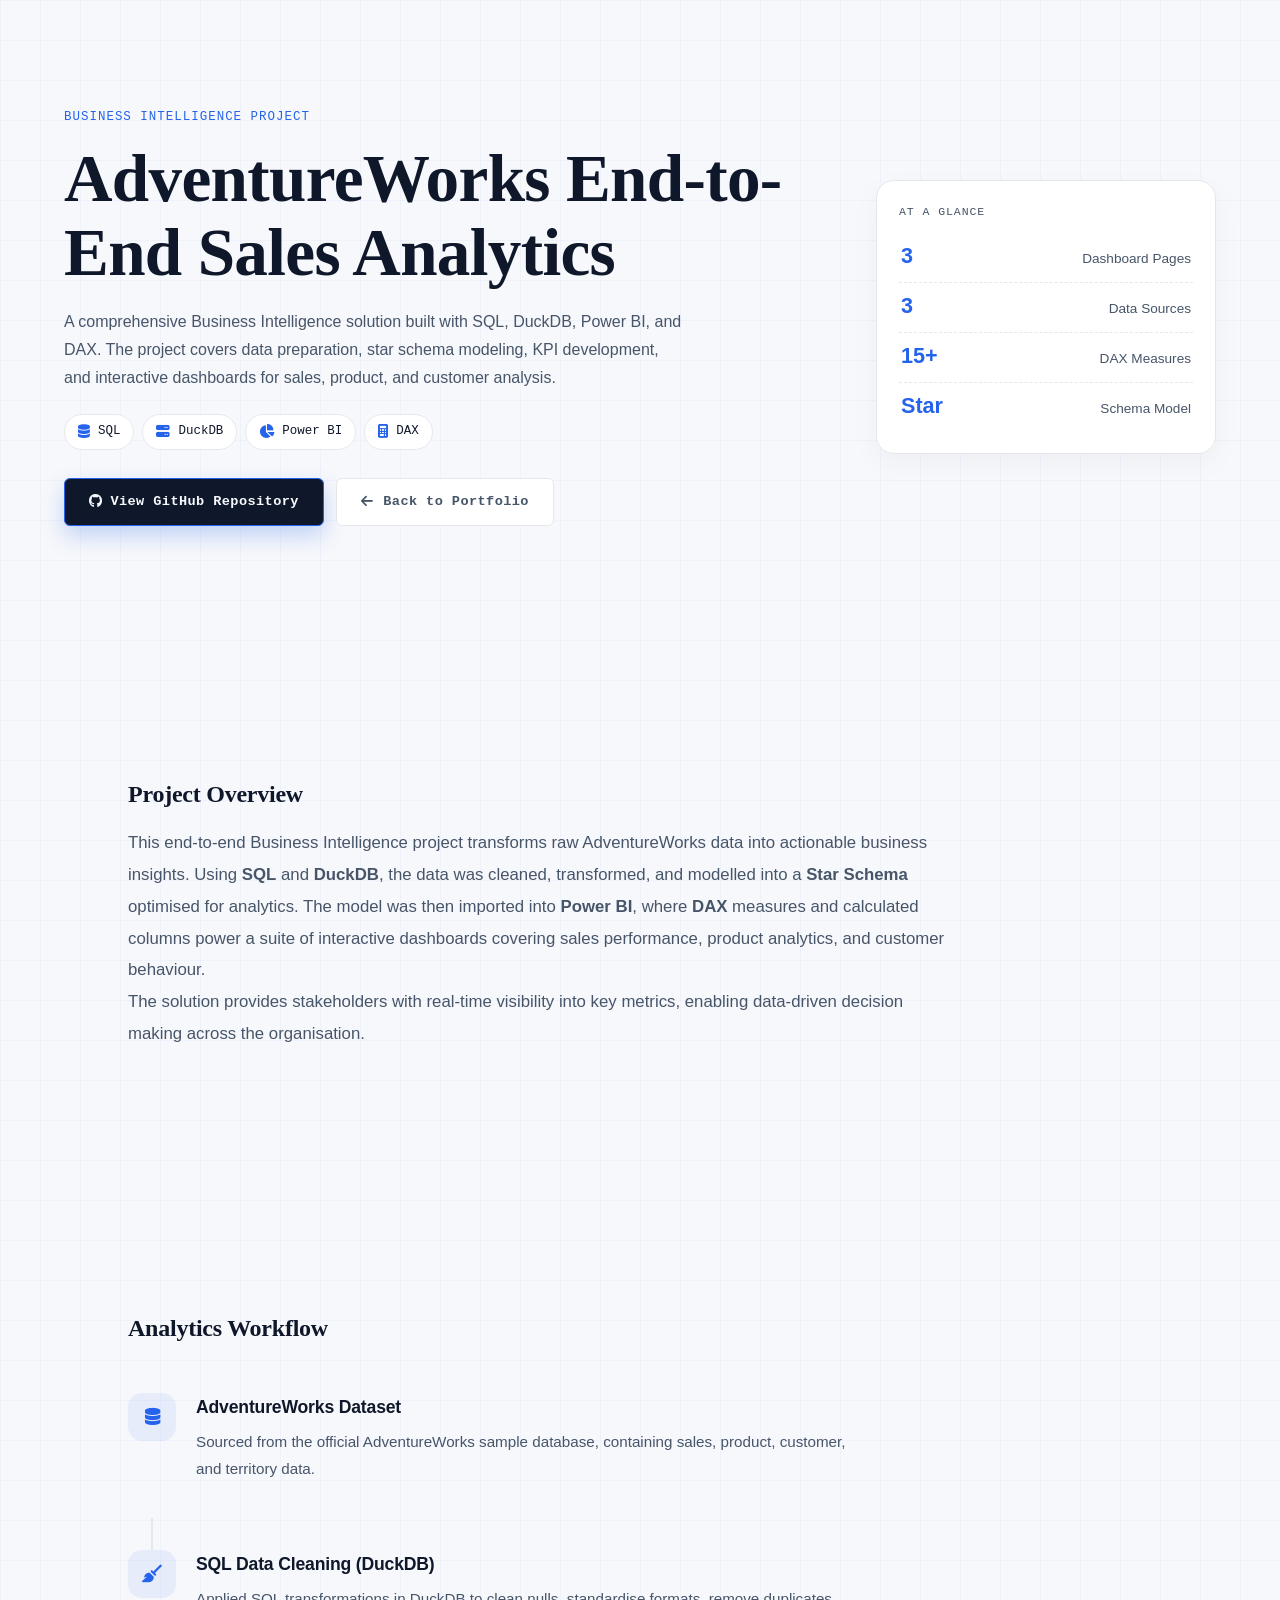
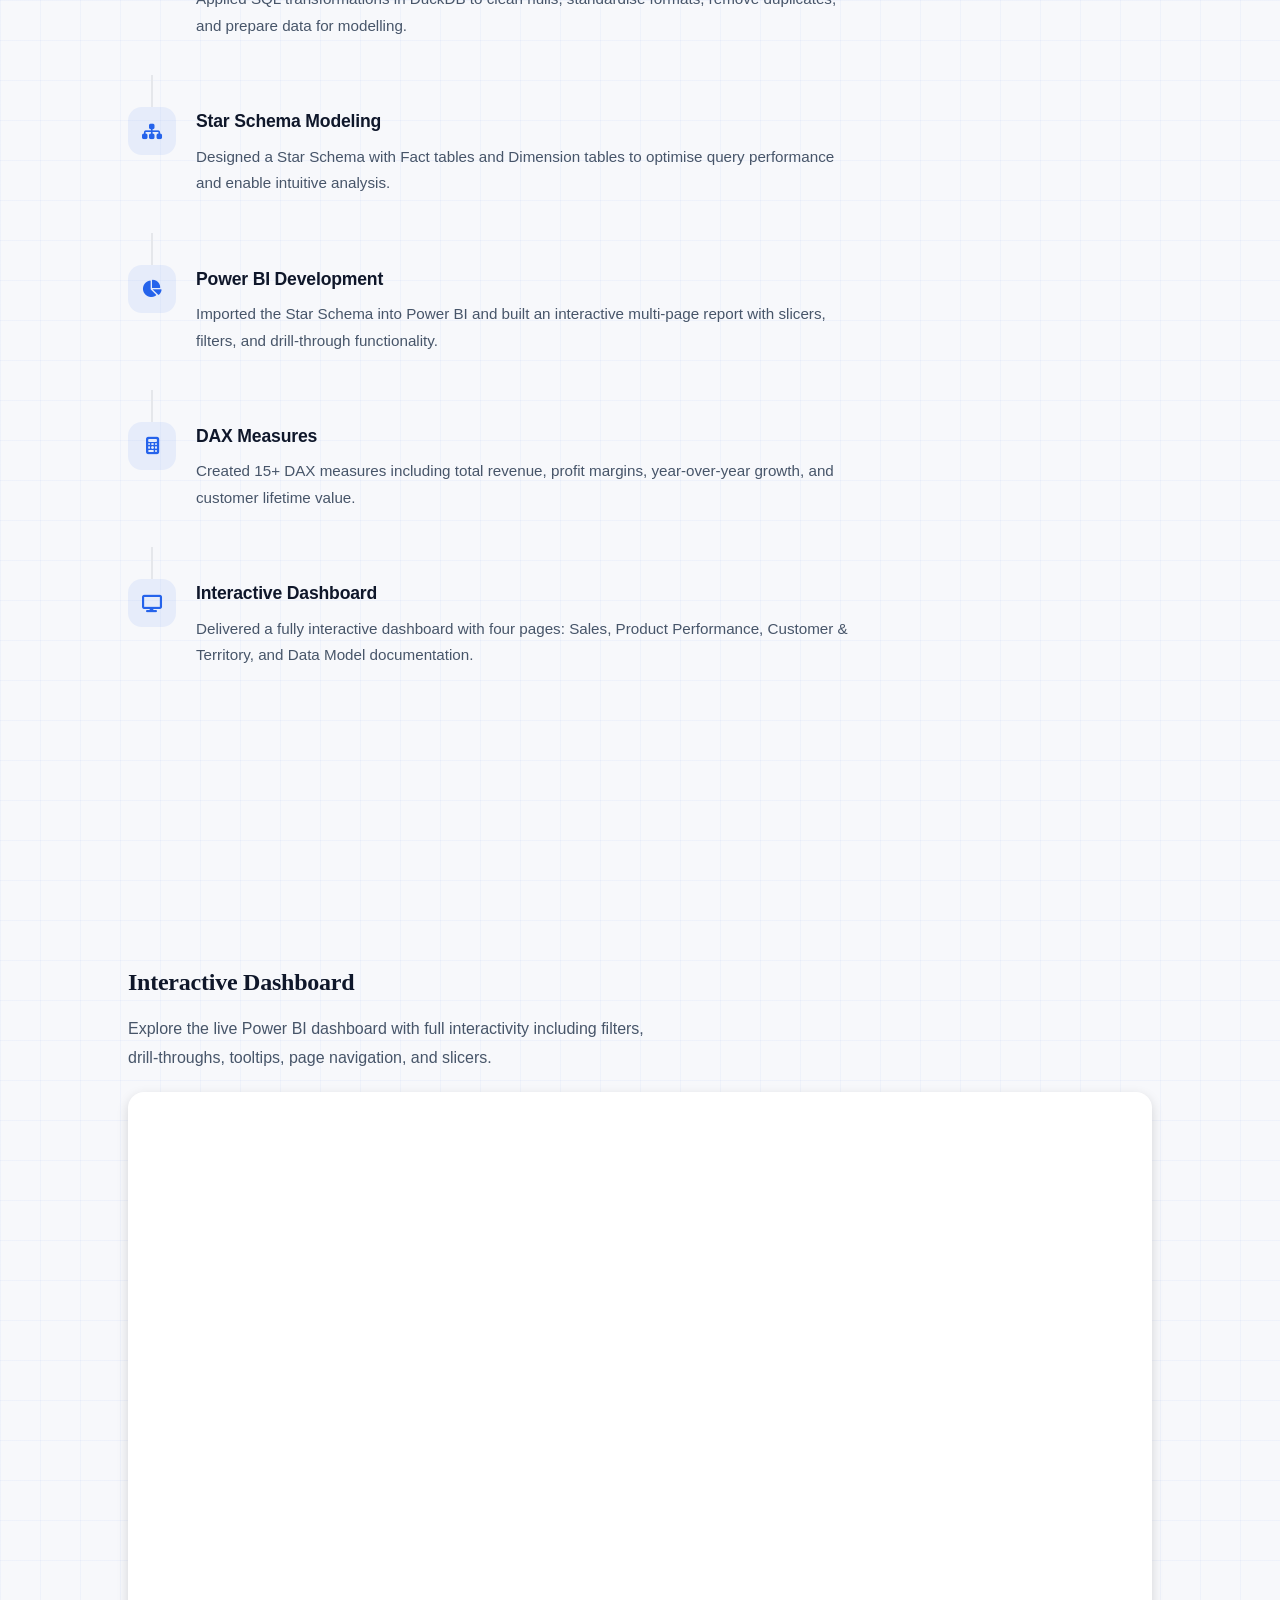
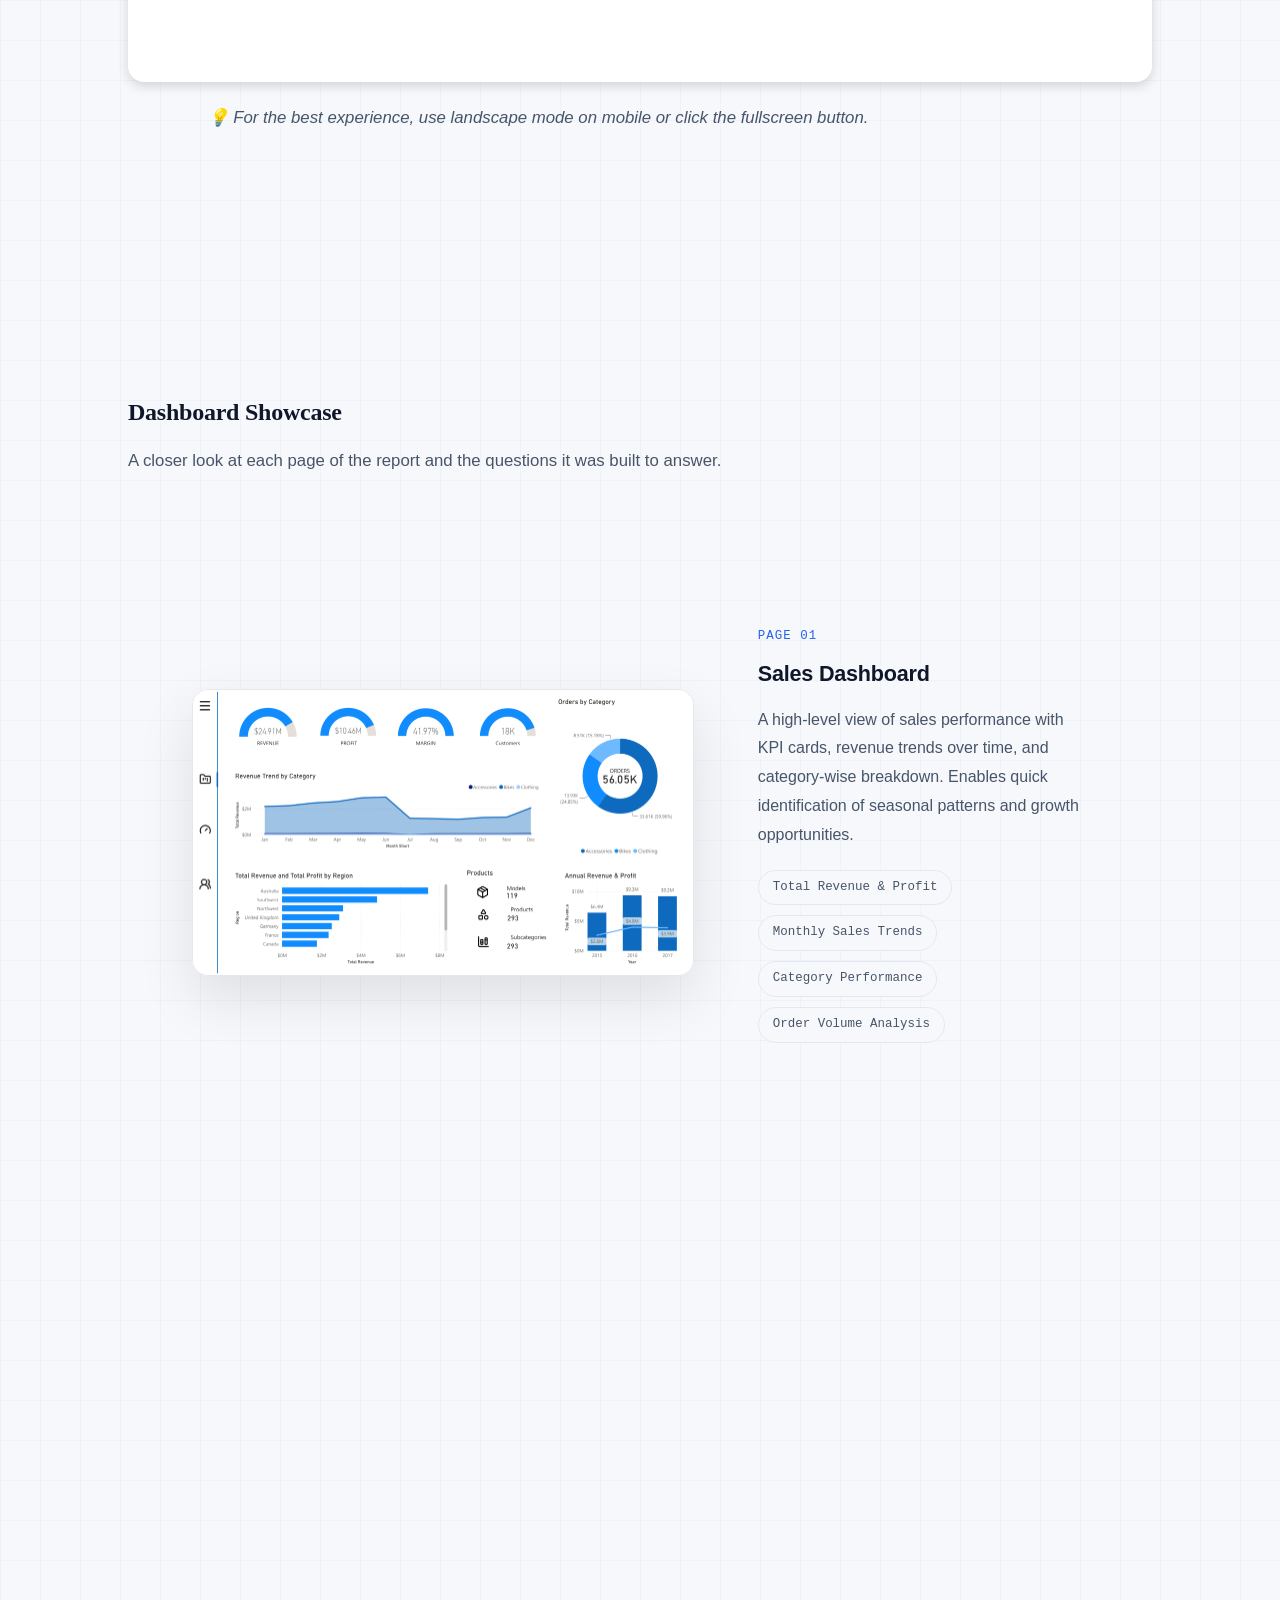
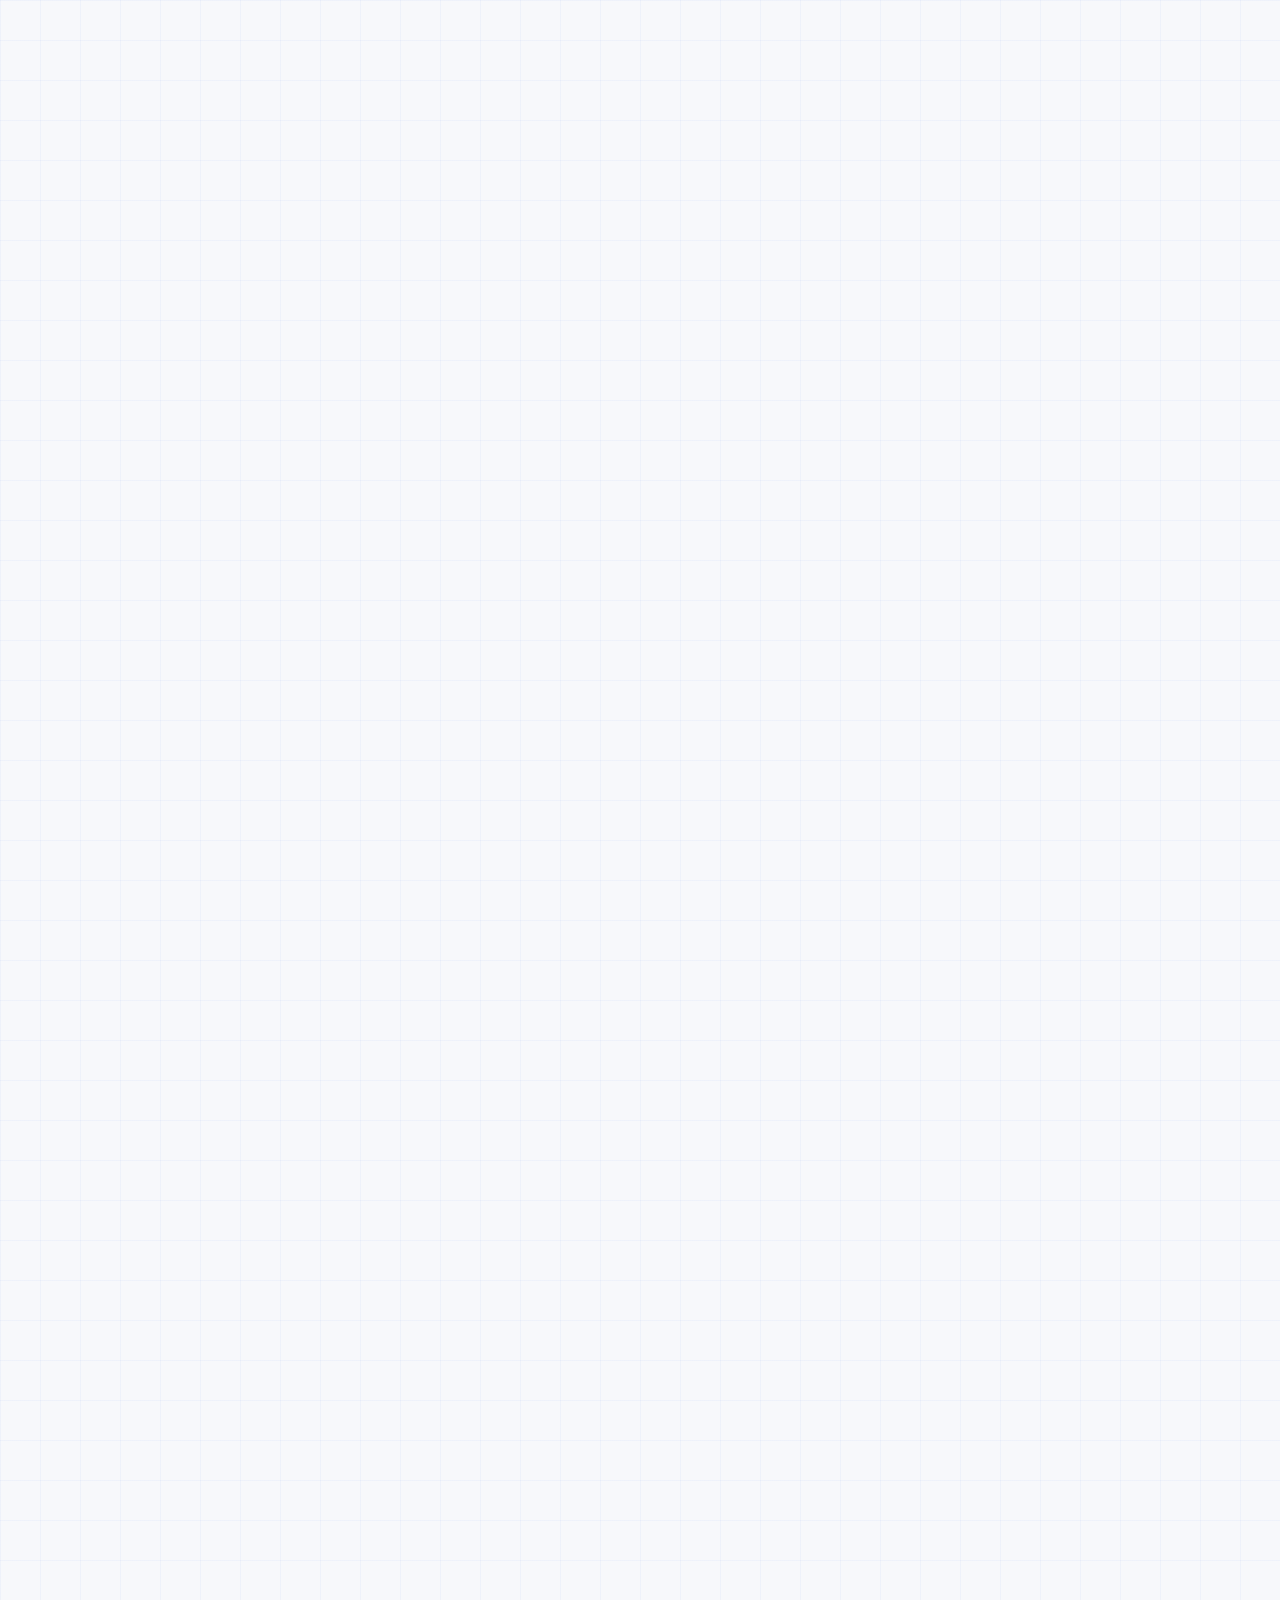
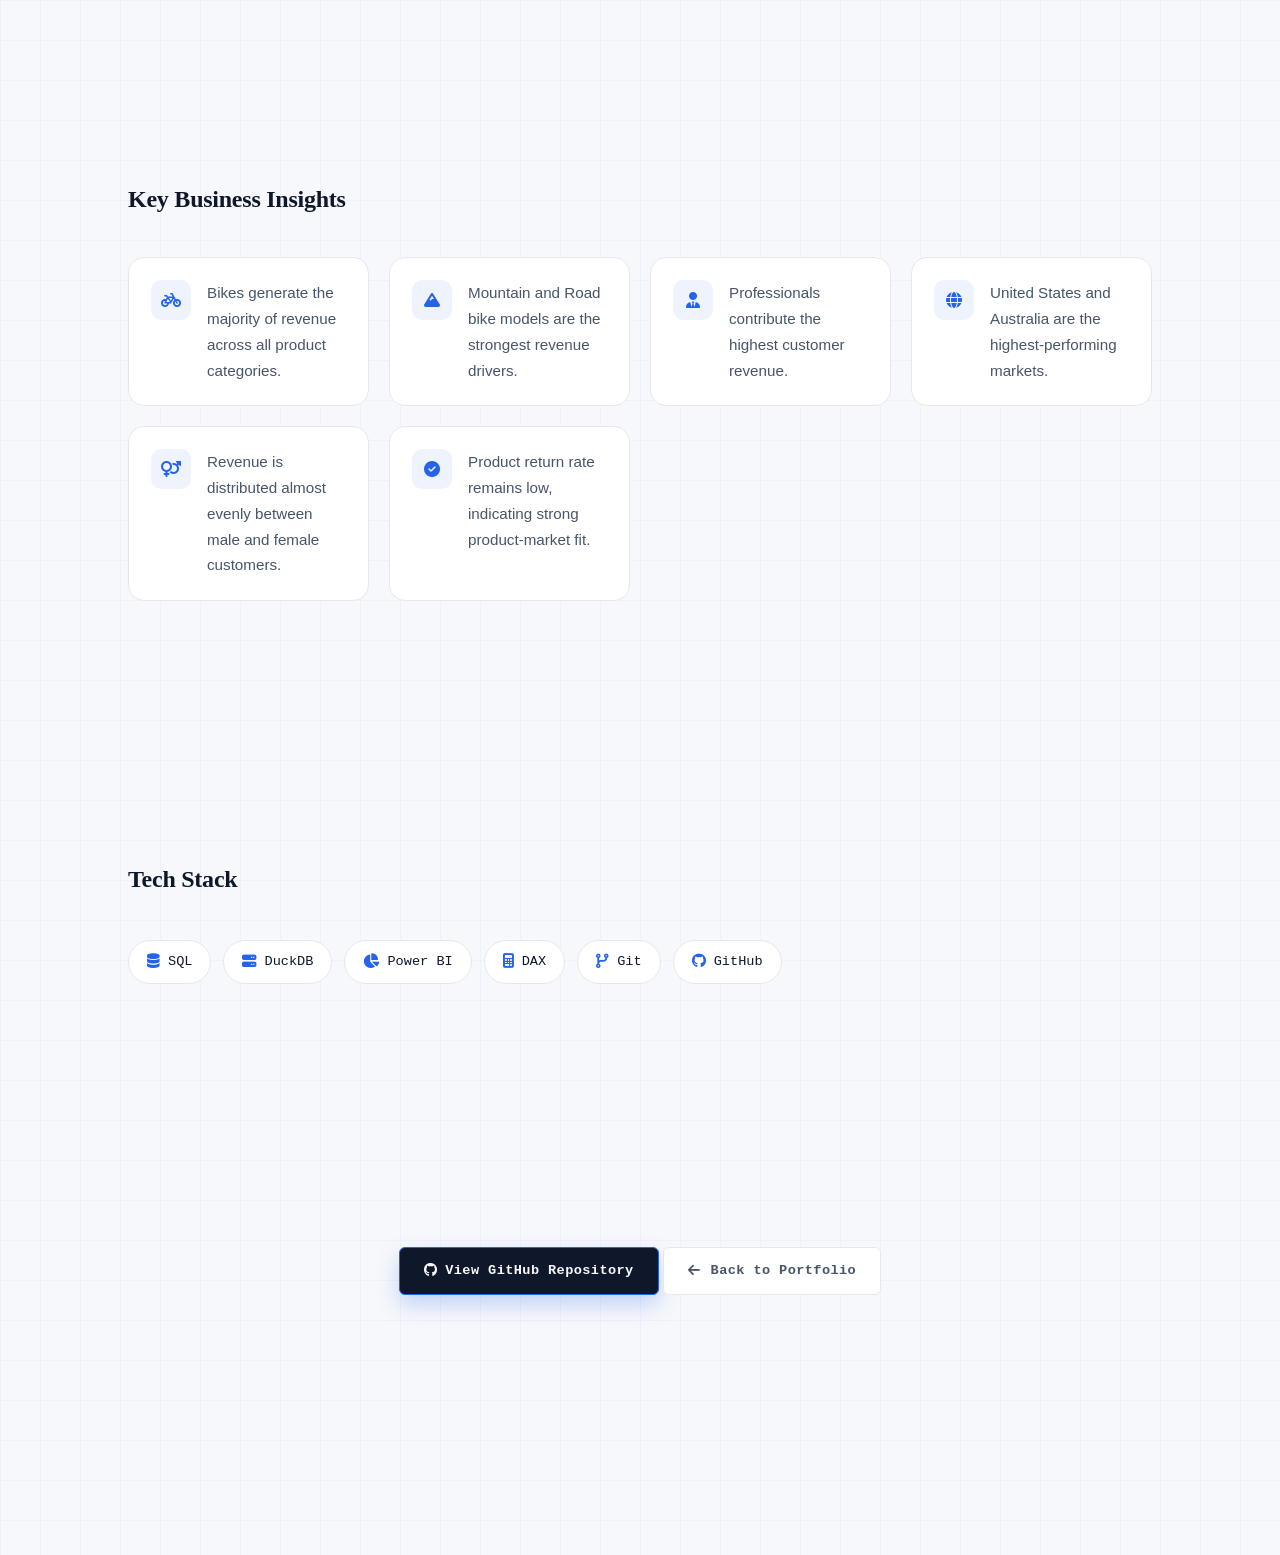
<file: projects/adventureworks/index.html>
<!DOCTYPE html>
<html lang="en">

<head>
    <meta charset="UTF-8">
    <meta name="viewport" content="width=device-width, initial-scale=1.0">

    <title>AdventureWorks End-to-End Sales Analytics | Salim Shakir</title>
    <!-- Favicons -->
    <link rel="apple-touch-icon" sizes="180x180" href="/apple-touch-icon.png">
    <link rel="icon" type="image/png" sizes="32x32" href="/favicon-32x32.png">
    <link rel="icon" type="image/png" sizes="16x16" href="/favicon-16x16.png">
    <link rel="icon" href="/favicon.ico">
    <link rel="manifest" href="/site.webmanifest">
    <meta name="theme-color" content="#2563eb">
    <link rel="stylesheet" href="/style.css">
    <link rel="stylesheet" href="/projects/adventureworks/project-page.css">
    
    <link rel="stylesheet"
          href="https://cdnjs.cloudflare.com/ajax/libs/font-awesome/6.5.2/css/all.min.css">

</head>

<body>
    <div class="project-page">

<!-- HERO -->
<header class="project-header reveal">

    <div class="hero-grid">

        <!-- LEFT: title, subtitle, tool chips, CTAs -->
        <div class="hero-left reveal from-left">

            <p class="project-label">Business Intelligence Project</p>

            <h1>AdventureWorks End-to-End Sales Analytics</h1>

            <p class="project-subtitle">
                A comprehensive Business Intelligence solution built with SQL, DuckDB, Power BI, and DAX.
                The project covers data preparation, star schema modeling, KPI development, and interactive
                dashboards for sales, product, and customer analysis.
            </p>

            <div class="chip-row">
                <span class="chip"><i class="fa-solid fa-database"></i> SQL</span>
                <span class="chip"><i class="fa-solid fa-server"></i> DuckDB</span>
                <span class="chip"><i class="fa-solid fa-chart-pie"></i> Power BI</span>
                <span class="chip"><i class="fa-solid fa-calculator"></i> DAX</span>
            </div>

            <div class="hero-cta">

                <a class="btn-primary"
                   href="https://github.com/SalimShakir/adventureworks-end-to-end-analytics"
                   target="_blank"
                   rel="noopener"
                   data-testid="github-btn">
                    <i class="fab fa-github"></i>
                    View GitHub Repository
                </a>

                <a class="btn-ghost"
                   href="/"
                   data-testid="back-btn">
                    <i class="fa-solid fa-arrow-left"></i>
                    Back to Portfolio
                </a>

            </div>

        </div>

        <!-- RIGHT: compact stats panel -->
        <aside class="hero-right reveal from-right" aria-label="Project at a glance">

            <p class="panel-label">At a glance</p>

            <ul class="stat-list">
                <li>
                    <strong>3</strong>
                    <span>Dashboard Pages</span>
                </li>
                <li>
                    <strong>3</strong>
                    <span>Data Sources</span>
                </li>
                <li>
                    <strong>15+</strong>
                    <span>DAX Measures</span>
                </li>
                <li>
                    <strong>Star</strong>
                    <span>Schema Model</span>
                </li>
            </ul>

        </aside>

    </div>

</header>

<main class="project-content">

    <!-- OVERVIEW -->
    <section class="project-section reveal">

        <h2>Project Overview</h2>

        <p>
            This end-to-end Business Intelligence project transforms raw AdventureWorks data into actionable
            business insights. Using <strong>SQL</strong> and <strong>DuckDB</strong>, the data was cleaned,
            transformed, and modelled into a <strong>Star Schema</strong> optimised for analytics. The model
            was then imported into <strong>Power BI</strong>, where <strong>DAX</strong> measures and calculated
            columns power a suite of interactive dashboards covering sales performance, product analytics, and
            customer behaviour.
        </p>

        <p>
            The solution provides stakeholders with real-time visibility into key metrics, enabling data-driven
            decision making across the organisation.
        </p>

    </section>

    <!-- WORKFLOW -->
    <section class="project-section reveal">

        <h2>Analytics Workflow</h2>

        <div class="workflow">

            <div class="workflow-step">
                <div class="workflow-icon">
                    <i class="fa-solid fa-database"></i>
                </div>
                <div class="workflow-content">
                    <h3>AdventureWorks Dataset</h3>
                    <p>Sourced from the official AdventureWorks sample database, containing sales, product, customer, and territory data.</p>
                </div>
            </div>

            <div class="workflow-line" aria-hidden="true"></div>

            <div class="workflow-step">
                <div class="workflow-icon">
                    <i class="fa-solid fa-broom"></i>
                </div>
                <div class="workflow-content">
                    <h3>SQL Data Cleaning (DuckDB)</h3>
                    <p>Applied SQL transformations in DuckDB to clean nulls, standardise formats, remove duplicates, and prepare data for modelling.</p>
                </div>
            </div>

            <div class="workflow-line" aria-hidden="true"></div>

            <div class="workflow-step">
                <div class="workflow-icon">
                    <i class="fa-solid fa-sitemap"></i>
                </div>
                <div class="workflow-content">
                    <h3>Star Schema Modeling</h3>
                    <p>Designed a Star Schema with Fact tables and Dimension tables to optimise query performance and enable intuitive analysis.</p>
                </div>
            </div>

            <div class="workflow-line" aria-hidden="true"></div>

            <div class="workflow-step">
                <div class="workflow-icon">
                    <i class="fa-solid fa-chart-pie"></i>
                </div>
                <div class="workflow-content">
                    <h3>Power BI Development</h3>
                    <p>Imported the Star Schema into Power BI and built an interactive multi-page report with slicers, filters, and drill-through functionality.</p>
                </div>
            </div>

            <div class="workflow-line" aria-hidden="true"></div>

            <div class="workflow-step">
                <div class="workflow-icon">
                    <i class="fa-solid fa-calculator"></i>
                </div>
                <div class="workflow-content">
                    <h3>DAX Measures</h3>
                    <p>Created 15+ DAX measures including total revenue, profit margins, year-over-year growth, and customer lifetime value.</p>
                </div>
            </div>

            <div class="workflow-line" aria-hidden="true"></div>

            <div class="workflow-step">
                <div class="workflow-icon">
                    <i class="fa-solid fa-display"></i>
                </div>
                <div class="workflow-content">
                    <h3>Interactive Dashboard</h3>
                    <p>Delivered a fully interactive dashboard with four pages: Sales, Product Performance, Customer & Territory, and Data Model documentation.</p>
                </div>
            </div>

        </div>

    </section>

    <!-- INTERACTIVE DASHBOARD -->
    <section class="project-section reveal">

        <h2>Interactive Dashboard</h2>
        <p class="section-intro reveal">Explore the live Power BI dashboard with full interactivity including filters, drill-throughs, tooltips, page navigation, and slicers.</p>

        <div class="dashboard-container">
            <div class="iframe-wrapper">
                <iframe title="aw_SalesAnalytics_Dashboard" src="https://app.powerbi.com/view?r=eyJrIjoiODNkMGQwODItYTkzNS00M2M0LWFhMmUtNWI0OTk2NWI4ODcyIiwidCI6ImExNjA4YjEyLWI5OWEtNGM5NC04MWUzLTExODk0Nzk0MzYxNiJ9&zoom=80" frameborder="0" allowFullScreen="true"></iframe>
            </div>
        </div>

        <p class="dashboard-tip reveal">💡 For the best experience, use landscape mode on mobile or click the fullscreen button.</p>

    </section>

    <!-- DASHBOARD SHOWCASE -->
    <section class="project-section showcase-section reveal">

        <h2>Dashboard Showcase</h2>
        <p>A closer look at each page of the report and the questions it was built to answer.</p>

        <section class="dashboard-section reveal from-left">

            <img src="/projects/adventureworks/images/Sales_Dashboard.jpg" alt="Sales Dashboard showing revenue trends, KPIs, and monthly performance" loading="lazy">

            <div>
                <span class="project-label">Page 01</span>
                <h3>Sales Dashboard</h3>
                <p>
                    A high-level view of sales performance with KPI cards, revenue trends over time,
                    and category-wise breakdown. Enables quick identification of seasonal patterns and
                    growth opportunities.
                </p>
                <ul class="pill-list">
                    <li>Total Revenue & Profit</li>
                    <li>Monthly Sales Trends</li>
                    <li>Category Performance</li>
                    <li>Order Volume Analysis</li>
                </ul>
            </div>

        </section>

        <section class="dashboard-section reverse reveal from-right">

            <img src="/projects/adventureworks/images/Product_Performance.jpg" alt="Product Performance dashboard showing top products and inventory metrics" loading="lazy">

            <div>
                <span class="project-label">Page 02</span>
                <h3>Product Performance</h3>
                <p>
                    Deep dive into product-level analytics, highlighting best-sellers, profit margins by
                    subcategory, and inventory turnover. Helps identify which products drive the most value.
                </p>
                <ul class="pill-list">
                    <li>Top-Selling Products</li>
                    <li>Profit Margin by Category</li>
                    <li>Inventory Turnover</li>
                    <li>Subcategory Analysis</li>
                </ul>
            </div>

        </section>

        <section class="dashboard-section reveal from-left">

            <img src="/projects/adventureworks/images/Customer_Territory.jpg" alt="Customer and Territory Analysis dashboard showing regional performance" loading="lazy">

            <div>
                <span class="project-label">Page 03</span>
                <h3>Customer & Territory Analysis</h3>
                <p>
                    Visualises customer demographics, purchasing behaviour, and regional sales distribution.
                    Maps and charts help identify high-value customer segments and top-performing markets.
                </p>
                <ul class="pill-list">
                    <li>Customer Segmentation</li>
                    <li>Territory Performance</li>
                    <li>Demographics Breakdown</li>
                    <li>Customer Lifetime Value</li>
                </ul>
            </div>

        </section>

        <section class="dashboard-section reverse reveal from-right">

            <img src="/projects/adventureworks/images/Model.png" alt="Star Schema data model diagram showing fact and dimension tables" loading="lazy">

            <div>
                <span class="project-label">Page 04</span>
                <h3>Data Model</h3>
                <p>
                    Documentation page showcasing the Star Schema architecture, table relationships,
                    and field definitions. Ensures maintainability and provides a reference for future
                    enhancements.
                </p>
                <ul class="pill-list">
                    <li>Fact Tables</li>
                    <li>Dimension Tables</li>
                    <li>Relationships</li>
                    <li>Field Definitions</li>
                </ul>
            </div>

        </section>

    </section>

    <!-- KEY INSIGHTS -->
    <section class="project-section reveal">

        <h2>Key Business Insights</h2>

        <div class="insight-grid">

            <div class="insight-card reveal zoom-in" style="--i:0">
                <i class="fa-solid fa-bicycle"></i>
                <p>Bikes generate the majority of revenue across all product categories.</p>
            </div>

            <div class="insight-card reveal zoom-in" style="--i:1">
                <i class="fa-solid fa-mountain"></i>
                <p>Mountain and Road bike models are the strongest revenue drivers.</p>
            </div>

            <div class="insight-card reveal zoom-in" style="--i:2">
                <i class="fa-solid fa-user-tie"></i>
                <p>Professionals contribute the highest customer revenue.</p>
            </div>

            <div class="insight-card reveal zoom-in" style="--i:3">
                <i class="fa-solid fa-globe"></i>
                <p>United States and Australia are the highest-performing markets.</p>
            </div>

            <div class="insight-card reveal zoom-in" style="--i:4">
                <i class="fa-solid fa-venus-mars"></i>
                <p>Revenue is distributed almost evenly between male and female customers.</p>
            </div>

            <div class="insight-card reveal zoom-in" style="--i:5">
                <i class="fa-solid fa-circle-check"></i>
                <p>Product return rate remains low, indicating strong product-market fit.</p>
            </div>

        </div>

    </section>

    <!-- TECH STACK -->
    <section class="project-section reveal">

        <h2>Tech Stack</h2>

        <div class="tech-stack">

            <div class="tech-badge">
                <i class="fa-solid fa-database"></i>
                <span>SQL</span>
            </div>

            <div class="tech-badge">
                <i class="fa-solid fa-server"></i>
                <span>DuckDB</span>
            </div>

            <div class="tech-badge">
                <i class="fa-solid fa-chart-pie"></i>
                <span>Power BI</span>
            </div>

            <div class="tech-badge">
                <i class="fa-solid fa-calculator"></i>
                <span>DAX</span>
            </div>

            <div class="tech-badge">
                <i class="fa-solid fa-code-branch"></i>
                <span>Git</span>
            </div>

            <div class="tech-badge">
                <i class="fa-brands fa-github"></i>
                <span>GitHub</span>
            </div>

        </div>

    </section>

    <!-- BOTTOM CTA -->
    <section class="project-section center reveal zoom-in">

        <a class="btn-primary"
           href="https://github.com/SalimShakir/adventureworks-end-to-end-analytics"
           target="_blank"
           rel="noopener"
           data-testid="github-btn-bottom">

            <i class="fab fa-github"></i>
            View GitHub Repository

        </a>

        <a class="btn-ghost"
           href="/"
           data-testid="back-btn-bottom">

            <i class="fa-solid fa-arrow-left"></i>
            Back to Portfolio

        </a>

    </section>

</main>

    </div>
    <script>
(function () {
    const els = document.querySelectorAll('.reveal');
    if (!('IntersectionObserver' in window)) {
        els.forEach(el => el.classList.add('in-view'));
        return;
    }
    const io = new IntersectionObserver((entries) => {
        entries.forEach(entry => {
            if (entry.isIntersecting) {
                entry.target.classList.add('in-view');
                io.unobserve(entry.target);
            }
        });
    }, { threshold: 0.15, rootMargin: '0px 0px -40px 0px' });

    els.forEach(el => io.observe(el));
})();
</script>
</body>

</html>
</file>
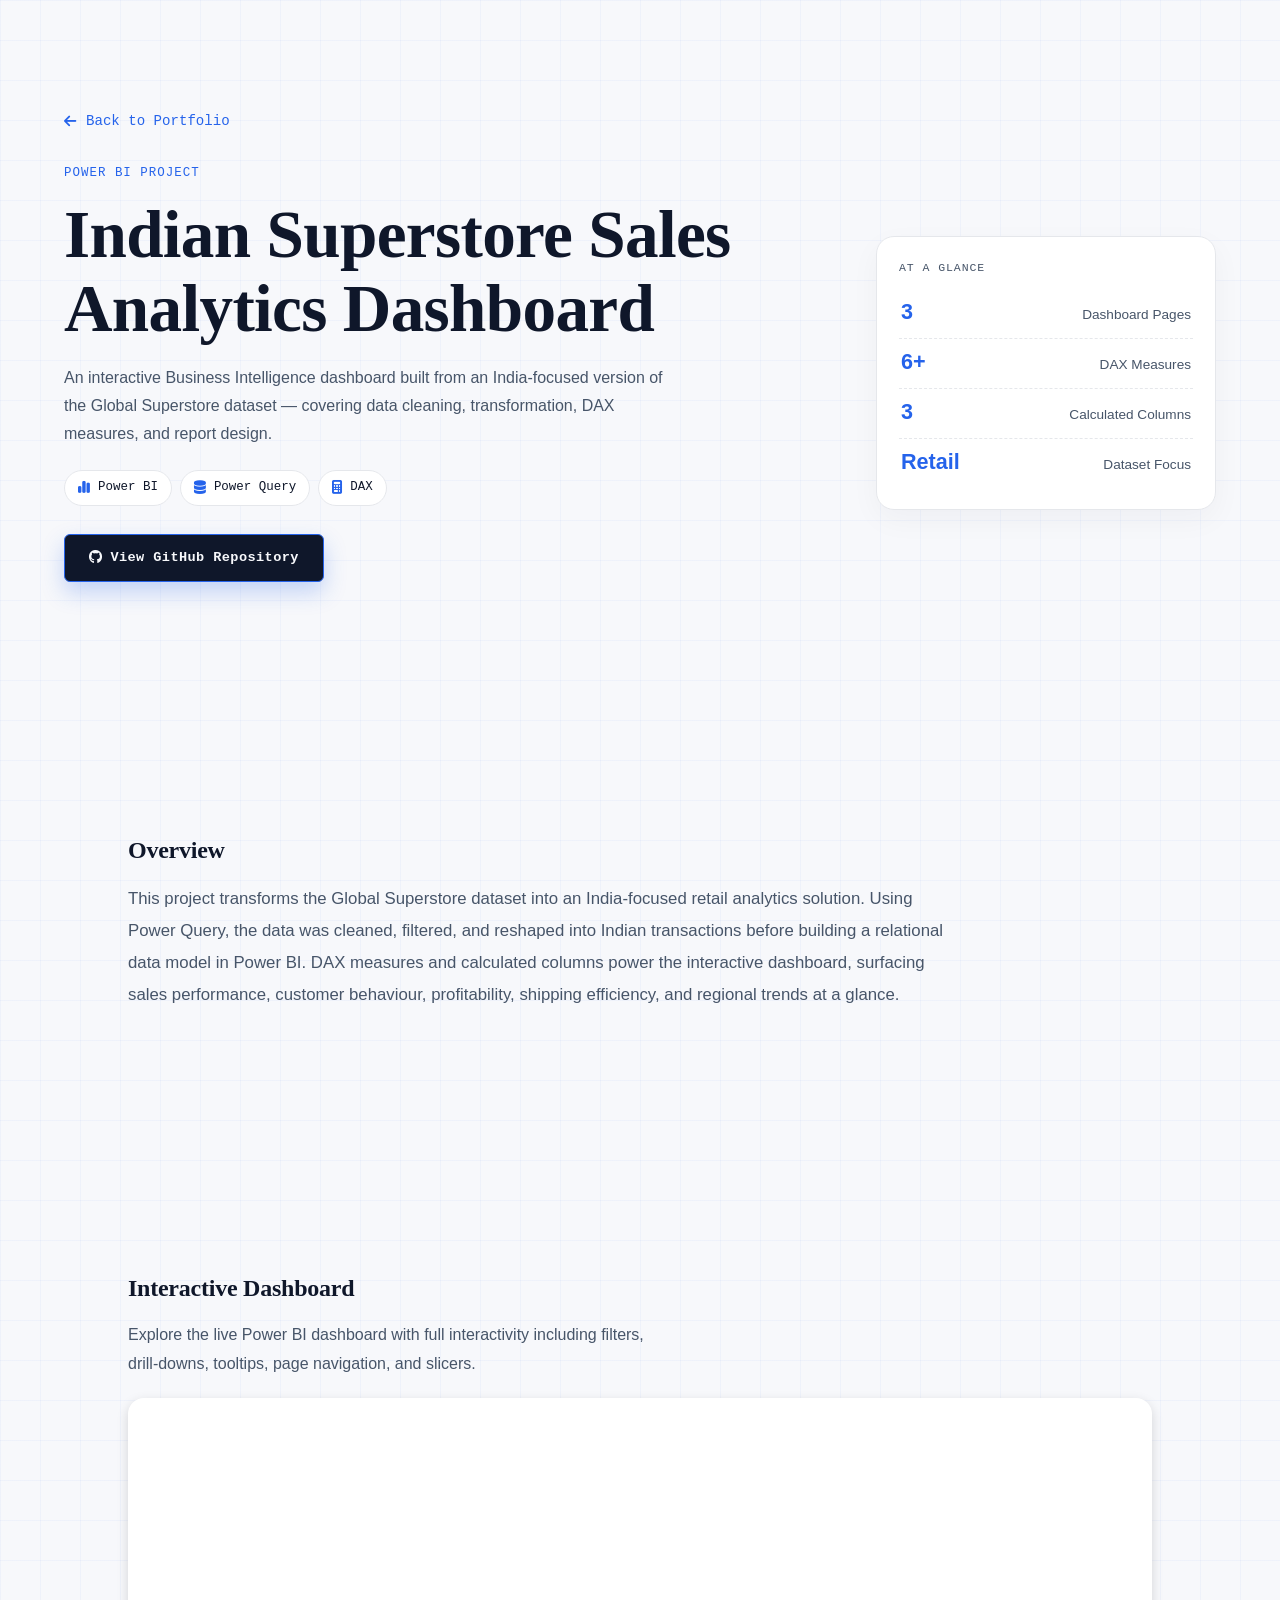
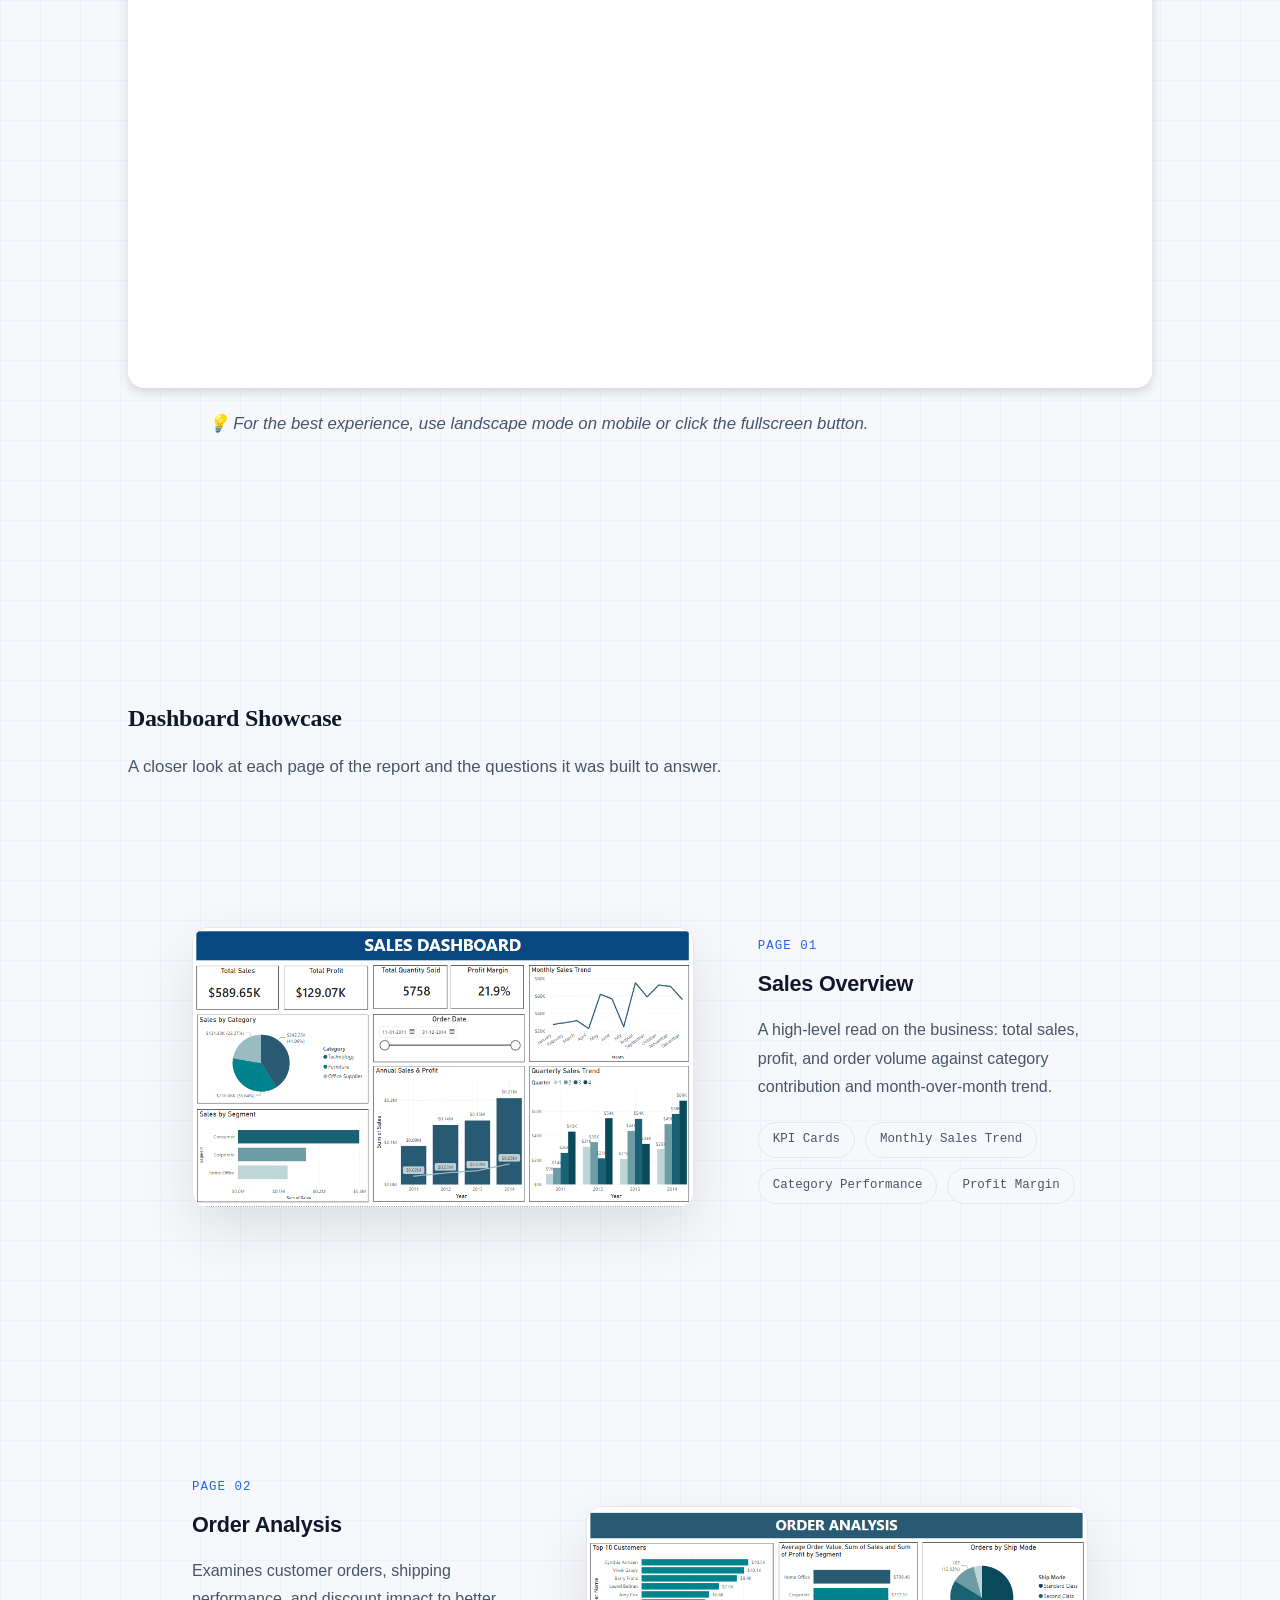
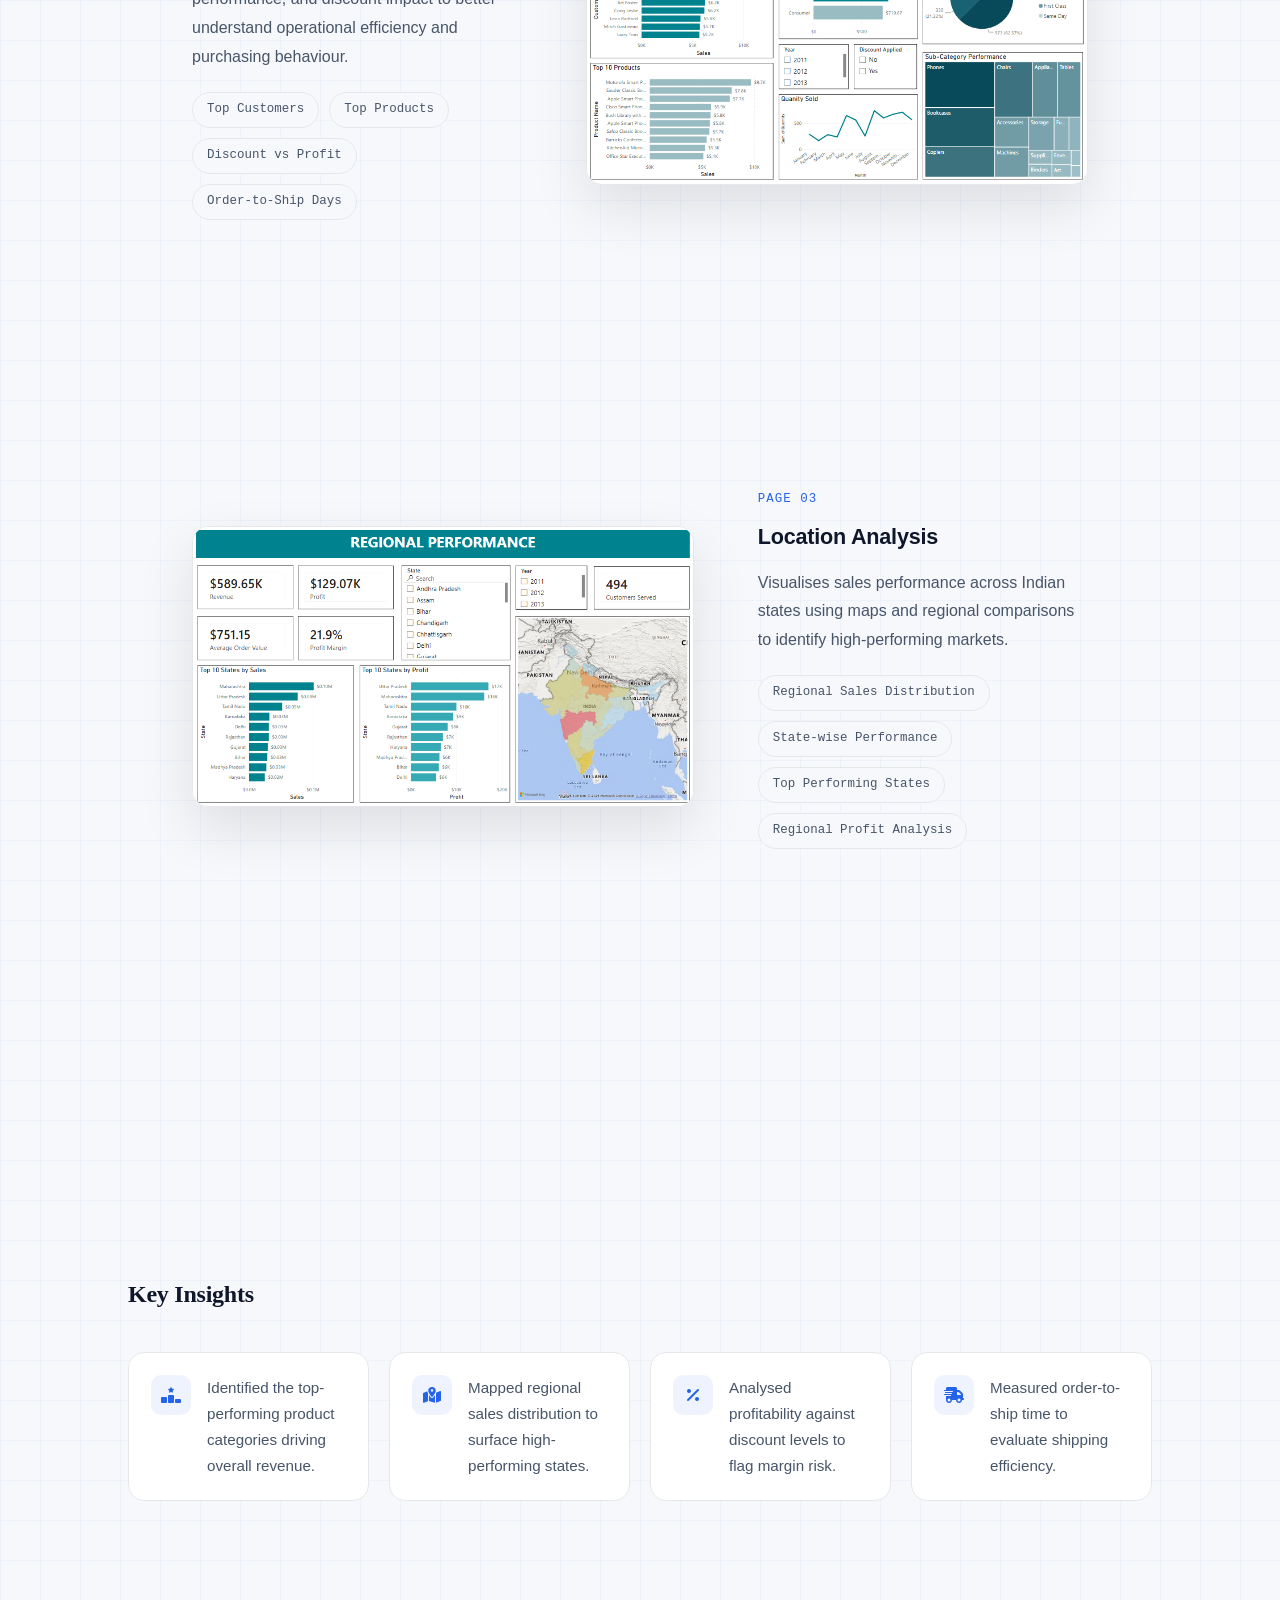
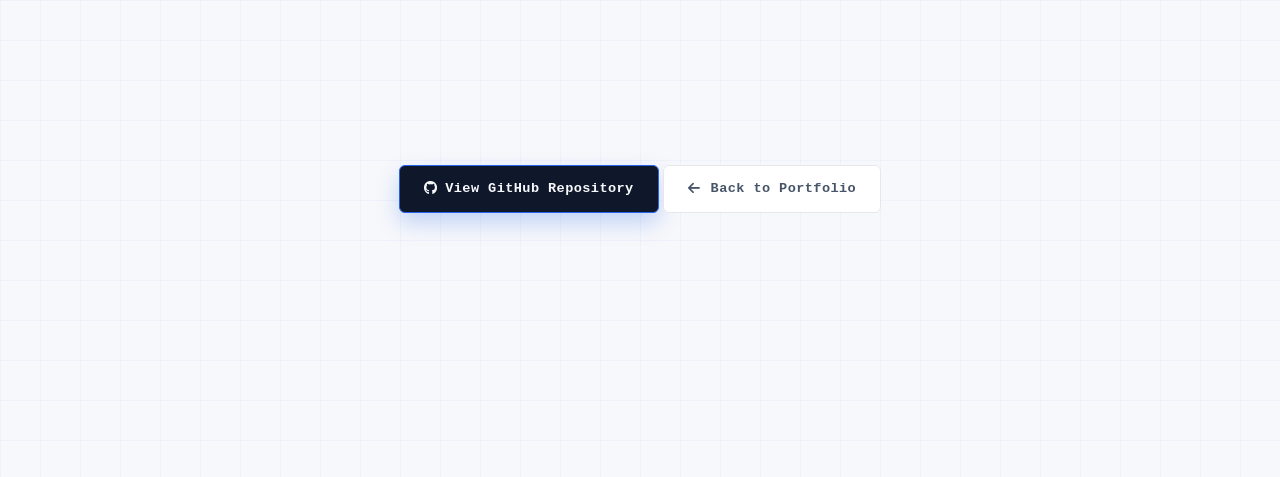
<file: projects/indian-superstore/index.html>
<!DOCTYPE html>
<html lang="en">

<head>

    <meta charset="UTF-8">
    <meta name="viewport" content="width=device-width, initial-scale=1.0">

    <title>Indian Superstore Dashboard | Salim Shakir</title>
    <!-- Favicons -->
    <link rel="apple-touch-icon" sizes="180x180" href="/apple-touch-icon.png">
    <link rel="icon" type="image/png" sizes="32x32" href="/favicon-32x32.png">
    <link rel="icon" type="image/png" sizes="16x16" href="/favicon-16x16.png">
    <link rel="icon" href="/favicon.ico">
    <link rel="manifest" href="/site.webmanifest">
    <meta name="theme-color" content="#2563eb">
    <link rel="stylesheet" href="/style.css">
    <link rel="stylesheet" href="/projects/indian-superstore/project-page.css">
    
    <link rel="stylesheet"
          href="https://cdnjs.cloudflare.com/ajax/libs/font-awesome/6.5.2/css/all.min.css">

</head>

<body>
    <div class="project-page">

<!-- HERO -->
<header class="project-header reveal">

    <a href="/" class="back-link" data-testid="back-link">
        <i class="fa-solid fa-arrow-left"></i>
        Back to Portfolio
    </a>

    <div class="hero-grid">

        <!-- LEFT: title, subtitle, tool chips, CTAs -->
        <div class="hero-left reveal from-left">

            <p class="project-label">Power BI Project</p>

            <h1>Indian Superstore Sales Analytics Dashboard</h1>

            <p class="project-subtitle">
                An interactive Business Intelligence dashboard built from an India-focused
                version of the Global Superstore dataset &mdash; covering data cleaning,
                transformation, DAX measures, and report design.
            </p>

            <div class="chip-row">
                <span class="chip"><i class="fa-solid fa-chart-simple"></i> Power BI</span>
                <span class="chip"><i class="fa-solid fa-database"></i> Power Query</span>
                <span class="chip"><i class="fa-solid fa-calculator"></i> DAX</span>
            </div>

            <div class="hero-cta">

                <a class="btn-primary"
                   href="https://github.com/SalimShakir/Indian-superstore-dashboard"
                   target="_blank"
                   rel="noopener"
                   data-testid="github-btn">
                    <i class="fab fa-github"></i>
                    View GitHub Repository
                </a>

            </div>

        </div>

        <!-- RIGHT: compact stats panel -->
        <aside class="hero-right reveal from-right" aria-label="Project at a glance">

            <p class="panel-label">At a glance</p>

            <ul class="stat-list">
                <li>
                    <strong>3</strong>
                    <span>Dashboard Pages</span>
                </li>
                <li>
                    <strong>6+</strong>
                    <span>DAX Measures</span>
                </li>
                <li>
                    <strong>3</strong>
                    <span>Calculated Columns</span>
                </li>
                <li>
                    <strong>Retail</strong>
                    <span>Dataset Focus</span>
                </li>
            </ul>

        </aside>

    </div>

</header>

<main class="project-content">

    <!-- OVERVIEW -->
    <section class="project-section reveal">

        <h2>Overview</h2>

        <p>
            This project transforms the Global Superstore dataset into an India-focused retail
            analytics solution. Using Power Query, the data was cleaned, filtered, and reshaped
            into Indian transactions before building a relational data model in Power BI. DAX
            measures and calculated columns power the interactive dashboard, surfacing sales
            performance, customer behaviour, profitability, shipping efficiency, and regional
            trends at a glance.
        </p>

    </section>

    <!-- INTERACTIVE DASHBOARD -->
    <section class="project-section reveal">

        <h2>Interactive Dashboard</h2>
        <p class="section-intro reveal">Explore the live Power BI dashboard with full interactivity including filters, drill-downs, tooltips, page navigation, and slicers.</p>

        <div class="dashboard-container">
            <div class="iframe-wrapper">
                <iframe title="Sales-Performance-Dashboard" src="https://app.powerbi.com/view?r=eyJrIjoiMWE4ZmE3YmUtNDBmZS00YjNmLWI5NjEtNzM5MGE2MDQ5ZjI5IiwidCI6ImExNjA4YjEyLWI5OWEtNGM5NC04MWUzLTExODk0Nzk0MzYxNiJ9&zoom=80" frameborder="0" allowFullScreen="true"></iframe>
            </div>
        </div>

        <p class="dashboard-tip reveal">💡 For the best experience, use landscape mode on mobile or click the fullscreen button.</p>

    </section>

    <!-- DASHBOARD SHOWCASE -->
    <section class="project-section showcase-section reveal">

        <h2>Dashboard Showcase</h2>
        <p>A closer look at each page of the report and the questions it was built to answer.</p>

        <section class="dashboard-section reveal from-left">

            <img src="/projects/indian-superstore/images/overview.png" alt="Sales overview dashboard page">

            <div>
                <span class="project-label">Page 01</span>
                <h3>Sales Overview</h3>
                <p>
                    A high-level read on the business: total sales, profit, and order volume
                    against category contribution and month-over-month trend.
                </p>
                <ul class="pill-list">
                    <li>KPI Cards</li>
                    <li>Monthly Sales Trend</li>
                    <li>Category Performance</li>
                    <li>Profit Margin</li>
                </ul>
            </div>

        </section>

        <section class="dashboard-section reverse reveal from-right">

            <img src="/projects/indian-superstore/images/order-analysis.png" alt="Order analysis dashboard page">

            <div>
                <span class="project-label">Page 02</span>
                <h3>Order Analysis</h3>
                <p>
                    Examines customer orders, shipping performance, and discount impact to
                    better understand operational efficiency and purchasing behaviour.
                </p>
                <ul class="pill-list">
                    <li>Top Customers</li>
                    <li>Top Products</li>
                    <li>Discount vs Profit</li>
                    <li>Order-to-Ship Days</li>
                </ul>
            </div>

        </section>

        <section class="dashboard-section reveal from-left">

            <img src="/projects/indian-superstore/images/regional-analysis.png" alt="Regional analysis dashboard page">

            <div>
                <span class="project-label">Page 03</span>
                <h3>Location Analysis</h3>
                <p>
                    Visualises sales performance across Indian states using maps and regional
                    comparisons to identify high-performing markets.
                </p>
                <ul class="pill-list">
                    <li>Regional Sales Distribution</li>
                    <li>State-wise Performance</li>
                    <li>Top Performing States</li>
                    <li>Regional Profit Analysis</li>
                </ul>
            </div>

        </section>

    </section>

    <!-- KEY INSIGHTS -->
    <section class="project-section reveal">

        <h2>Key Insights</h2>

        <div class="insight-grid" style="--step:120ms;">

            <div class="insight-card reveal zoom-in" style="--i:0">
                <i class="fa-solid fa-ranking-star"></i>
                <p>Identified the top-performing product categories driving overall revenue.</p>
            </div>

           <div class="insight-card reveal zoom-in" style="--i:1">
                <i class="fa-solid fa-map-location-dot"></i>
                <p>Mapped regional sales distribution to surface high-performing states.</p>
            </div>

           <div class="insight-card reveal zoom-in" style="--i:2">
                <i class="fa-solid fa-percent"></i>
                <p>Analysed profitability against discount levels to flag margin risk.</p>
            </div>

            <div class="insight-card reveal zoom-in" style="--i:3">
                <i class="fa-solid fa-truck-fast"></i>
                <p>Measured order-to-ship time to evaluate shipping efficiency.</p>
            </div>

        </div>

    </section>

    <!-- BOTTOM CTA -->
    <section class="project-section center reveal zoom-in">

        <a class="btn-primary"
           href="https://github.com/SalimShakir/Indian-superstore-dashboard"
           target="_blank"
           rel="noopener"
           data-testid="github-btn-bottom">

            <i class="fab fa-github"></i>
            View GitHub Repository

        </a>

        <a class="btn-ghost"
           href="/"
           data-testid="back-btn-bottom">

            <i class="fa-solid fa-arrow-left"></i>
            Back to Portfolio

        </a>

    </section>

</main>

    </div>
    <script>
(function () {
    const els = document.querySelectorAll('.reveal');
    if (!('IntersectionObserver' in window)) {
        els.forEach(el => el.classList.add('in-view'));
        return;
    }
    const io = new IntersectionObserver((entries) => {
        entries.forEach(entry => {
            if (entry.isIntersecting) {
                entry.target.classList.add('in-view');
                io.unobserve(entry.target);
            }
        });
    }, { threshold: 0.15, rootMargin: '0px 0px -40px 0px' });

    els.forEach(el => io.observe(el));
})();
</script>
</body>

</html>
</file>
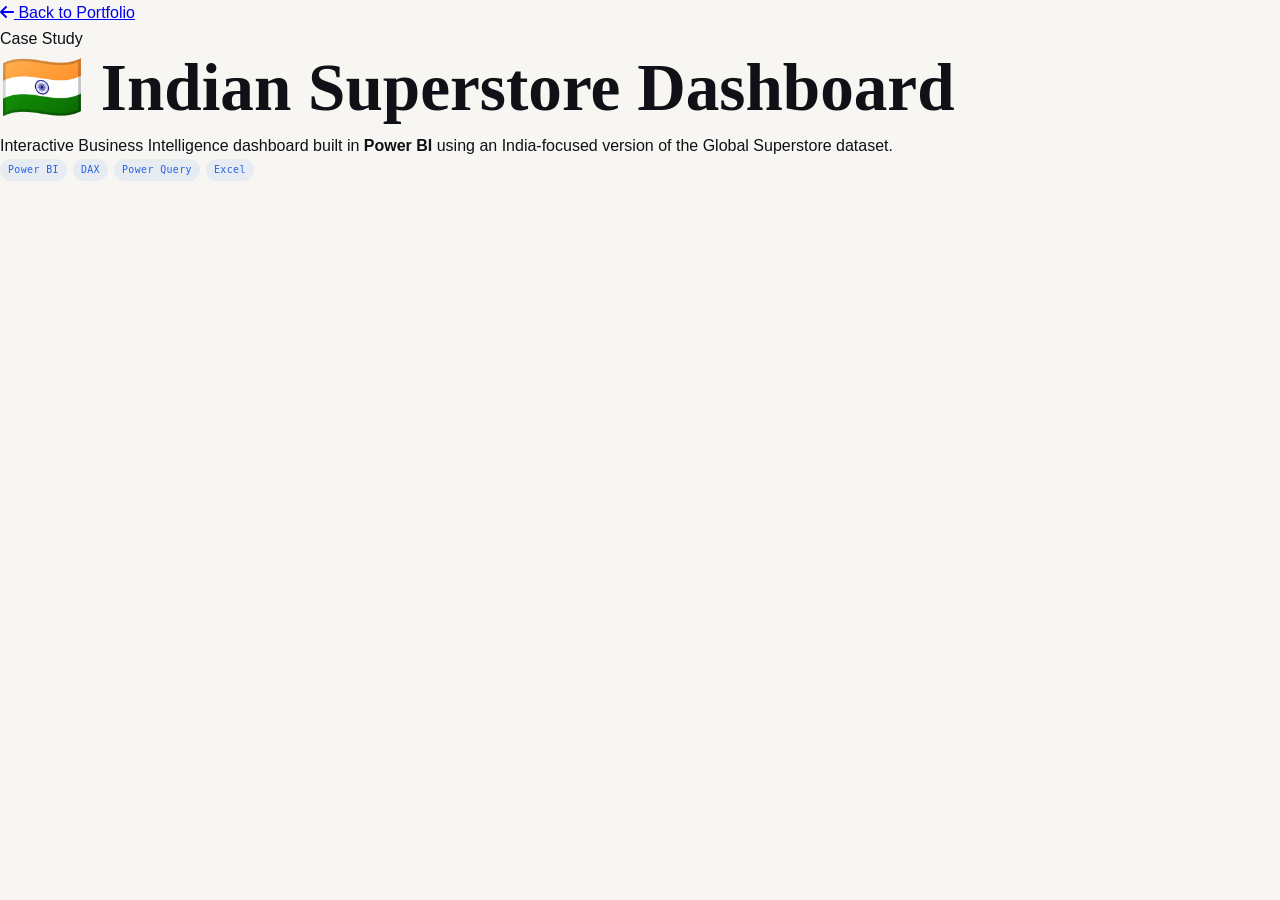
<file: projects/indian-superstore.html>
<!DOCTYPE html>
<html lang="en">

<head>

    <meta charset="UTF-8">

    <meta name="viewport" content="width=device-width, initial-scale=1.0">

    <title>Indian Superstore Dashboard | Salim Shakir</title>

    <link rel="stylesheet" href="../style.css">

    <link rel="stylesheet"
          href="https://cdnjs.cloudflare.com/ajax/libs/font-awesome/6.5.2/css/all.min.css">
</head>

<body>

<header class="project-header">

   

        <a href="../index.html" class="back-link">
            <i class="fa-solid fa-arrow-left"></i>
            Back to Portfolio
        </a>

        <div class="project-hero">

            <p class="project-label">
                Case Study
            </p>

            <h1>
                🇮🇳 Indian Superstore Dashboard
            </h1>

            <p class="project-subtitle">

                Interactive Business Intelligence dashboard built in
                <strong>Power BI</strong> using an India-focused version of the
                Global Superstore dataset.

            </p>

            <div class="project-tags">

                <span class="tag">Power BI</span>

                <span class="tag">DAX</span>

                <span class="tag">Power Query</span>

                <span class="tag">Excel</span>

      

        </div>

    </div>

</header>

<main>

</main>

</body>
   

</html>
</file>
<file: style.css>
/* ============================================================
   style.css — Salim Shakir Portfolio
   Premium polish: Linear / Vercel / Framer aesthetic
   ============================================================ */

/* ── RESET & BOX MODEL ── */
*, *::before, *::after {
  box-sizing: border-box;
  margin: 0;
  padding: 0;
}

/* ── DESIGN TOKENS ── */
:root {
  /* Palette — preserved, micro-tuned */
  --ink:        #0f1117;
  --ink-soft:   #54586a;
  --ink-muted:  #8b90a0;
  --bg:         #f7f6f2;
  --card:       #ffffff;
  --accent:     #2563eb;
  --accent2:    #7c3aed;
  --accent-glow: rgba(37,99,235,0.14);
  --grid:       #e4e3de;
  --grid-soft:  #eeede9;

  /* Surfaces */
  --nav-bg:     rgba(247,246,242,0.80);
  --nav-border: rgba(228,227,222,0.70);

  /* Typography */
  --mono:   'JetBrains Mono', monospace;
  --serif:  'DM Serif Display', serif;
  --sans:   'Inter', sans-serif;

  /* Spacing */
  --section-pad: 96px;
  --card-radius: 12px;
  --nav-height:  60px;

  /* Transitions */
  --ease-out-expo: cubic-bezier(0.16, 1, 0.3, 1);
  --ease-spring:   cubic-bezier(0.34, 1.56, 0.64, 1);

  color-scheme: light;

/* Smooth theme transition across the whole page */
body,
nav,
.skill-card,
.project-card,
.detail-row,
.chart-wrapper,
.contact-link,
.lang-chip,
footer,
.btn-ghost {
  transition-property: background-color, border-color, color, box-shadow, transform;
  transition-duration: 0.25s, 0.25s, 0.25s, 0.25s, 0.25s;
  transition-timing-function: ease, ease, ease, ease, var(--ease-out-expo);
}

/* ── BASE ── */
html {
  scroll-behavior: smooth;
  scroll-padding-top: var(--nav-height);
}

body {
  font-family: var(--sans);
  background: var(--bg);
  color: var(--ink);
  font-size: 16px;
  line-height: 1.6;
  overflow-x: hidden;
  -webkit-font-smoothing: antialiased;
}

::selection {
  background: var(--accent);
  color: #fff;
}


/* ============================================================
   SCROLL PROGRESS BAR
   ============================================================ */
.scroll-progress {
  position: fixed;
  top: 0; left: 0;
  height: 2.5px;
  width: 0%;
  background: linear-gradient(90deg, var(--accent), var(--accent2));
  z-index: 300;
  transition: width 0.1s linear;
}


/* ============================================================
   NAV — Glassmorphism, shrink on scroll, active highlight
   ============================================================ */
nav {
  position: fixed;
  top: 0; left: 0; right: 0;
  z-index: 200;
  display: flex;
  justify-content: flex-start;
  align-items: center;
  padding: 0 5vw;
  height: var(--nav-height);
  background: var(--nav-bg);
  backdrop-filter: blur(20px) saturate(180%);
  -webkit-backdrop-filter: blur(20px) saturate(180%);
  border-bottom: 1px solid var(--nav-border);
  transition: box-shadow 0.3s var(--ease-out-expo),
              background 0.3s var(--ease-out-expo),
              height 0.3s var(--ease-out-expo);
}

/* Scrolled state — slightly tighter and more opaque */
nav.nav--scrolled {
  height: 52px;
  box-shadow: 0 1px 0 var(--nav-border), 0 4px 24px rgba(0,0,0,0.07);
}

/* Logo */
.nav-logo {
  font-family: var(--mono);
  font-size: 0.85rem;
  letter-spacing: 0.06em;
  color: var(--ink);
  text-decoration: none;
  font-weight: 500;
  flex-shrink: 0;
  transition: color 0.2s;
}
.nav-logo span { color: var(--accent); }
.nav-logo:hover { color: var(--accent); }

/* Link list */
.nav-links {
  position: relative;
  display: flex;
  gap: 4px;
  list-style: none;
  margin-left: auto;
}

/* Sliding pill that tracks hover / active link */
.nav-pill {
  position: absolute;
  top: 0;
  height: 100%;
  border-radius: 6px;
  background: rgba(37,99,235,0.09);
  opacity: 0;
  pointer-events: none;
  z-index: 0;
  transition: left 0.3s var(--ease-out-expo), width 0.3s var(--ease-out-expo), opacity 0.2s ease;
}
.nav-links:hover .nav-pill,
.nav-pill.is-active {
  opacity: 1;
}

.nav-links li { position: relative; z-index: 1; }

.nav-links a {
  position: relative;
  font-size: 0.8rem;
  font-weight: 500;
  letter-spacing: 0.04em;
  text-transform: uppercase;
  color: var(--ink-soft);
  text-decoration: none;
  padding: 6px 10px;
  border-radius: 6px;
  display: block;
  transition: color 0.2s;
}

.nav-links a:hover {
  color: var(--ink);
}

/* Magic underline — animated on active */
.nav-links a::after {
  content: '';
  position: absolute;
  left: 10px; right: 10px;
  bottom: 2px;
  height: 1.5px;
  background: var(--accent);
  border-radius: 2px;
  transform: scaleX(0);
  transform-origin: left;
  transition: transform 0.25s var(--ease-out-expo);
}

/* Active section highlight (set by JS) */
.nav-links a.nav--active {
  color: var(--accent);
}
.nav-links a.nav--active::after {
  transform: scaleX(1);
}




/* Mobile hamburger button */
.nav-toggle {
  display: none;
  flex-direction: column;
  gap: 5px;
  background: none;
  border: none;
  cursor: pointer;
  padding: 4px;
}
.nav-toggle span {
  display: block;
  width: 22px;
  height: 1.5px;
  background: var(--ink);
  border-radius: 2px;
  transition: transform 0.3s var(--ease-out-expo), opacity 0.25s, background 0.2s;
}
.nav-toggle.is-open span:nth-child(1) { transform: translateY(6.5px) rotate(45deg); }
.nav-toggle.is-open span:nth-child(2) { opacity: 0; }
.nav-toggle.is-open span:nth-child(3) { transform: translateY(-6.5px) rotate(-45deg); }


/* ============================================================
   HERO
   ============================================================ */
#hero {
  min-height: 100vh;
  display: grid;
  grid-template-columns: 1fr 1fr;
  align-items: center;
  padding: 0 5vw;
  padding-top: var(--nav-height);
  gap: 60px;
  position: relative;
  overflow: hidden;
}

/* Data-grid backdrop */
#hero::before {
  content: '';
  position: absolute;
  inset: 0;
  background-image:
    linear-gradient(var(--grid) 1px, transparent 1px),
    linear-gradient(90deg, var(--grid) 1px, transparent 1px);
  background-size: 40px 40px;
  opacity: 0.45;
  z-index: 0;
}

/* Soft gradient fade at bottom of grid */
#hero::after {
  content: '';
  position: absolute;
  bottom: 0; left: 0; right: 0;
  height: 30%;
  background: linear-gradient(to top, var(--bg), transparent);
  z-index: 0;
  pointer-events: none;
}

/* Animated ambient orbs — base drift + JS-driven parallax offset */
.hero-orb {
  position: absolute;
  border-radius: 50%;
  pointer-events: none;
  z-index: 0;
  will-change: transform;
  transform: translate(var(--px, 0px), var(--py, 0px));
  transition: transform 0.6s var(--ease-out-expo);
}
.hero-orb--1 {
  width: 560px; height: 560px;
  bottom: -160px; right: -140px;
  background: radial-gradient(circle, rgba(37,99,235,0.10) 0%, transparent 68%);
  animation: orb-drift 12s ease-in-out infinite alternate;
}
.hero-orb--2 {
  width: 360px; height: 360px;
  top: 10%; left: 38%;
  background: radial-gradient(circle, rgba(124,58,237,0.07) 0%, transparent 65%);
  animation: orb-drift 9s ease-in-out infinite alternate-reverse;
}
@keyframes orb-drift {
  from { transform: translate(0, 0); }
  to   { transform: translate(20px, -30px); }
}

/* Hero text */
.hero-text {
  position: relative;
  z-index: 1;
}
@media (min-width: 769px) {
  .hero-text {
    margin-top: -26px;
  }
}

.hero-eyebrow {
  font-family: var(--mono);
  font-size: 0.78rem;
  letter-spacing: 0.10em;
  text-transform: uppercase;
  color: var(--accent);
  margin-bottom: 20px;
  display: flex;
  align-items: center;
  gap: 10px;
}
.hero-eyebrow::before {
  content: '';
  display: block;
  width: 28px; height: 1px;
  background: var(--accent);
  flex-shrink: 0;
}

h1 {
  font-family: var(--serif);
  font-size: clamp(2.6rem, 5.5vw, 4.2rem);
  line-height: 1.1;
  color: var(--ink);
  margin-bottom: 8px;
}
h1 em {
  font-style: italic;
  background: linear-gradient(135deg, var(--accent), var(--accent2));
  -webkit-background-clip: text;
  -webkit-text-fill-color: transparent;
  background-clip: text;
}

.hero-sub {
  font-size: 1.05rem;
  color: var(--ink-soft);
  max-width: 440px;
  margin: 24px 0 40px;
  font-weight: 300;
  line-height: 1.75;
}

/* CTAs */
.hero-ctas {
  display: flex;
  gap: 12px;
  flex-wrap: wrap;
}

.btn-primary {
  display: inline-flex;
  align-items: center;
  gap: 8px;
  padding: 12px 24px;
  background: var(--ink);
  color: var(--bg);
  font-size: 0.85rem;
  font-weight: 600;
  letter-spacing: 0.03em;
  text-decoration: none;
  border-radius: 6px;
  transform: translate(var(--mx, 0px), var(--my, 0px)) translateY(var(--lift, 0px));
  transition: background 0.2s, transform 0.25s var(--ease-spring), box-shadow 0.2s;
}
.btn-primary:hover {
  background: var(--accent);
  color: #fff;
  --lift: -2px;
  box-shadow: 0 6px 20px rgba(37,99,235,0.28);
}
.btn-arrow {
  display: inline-block;
  transition: transform 0.2s var(--ease-spring);
}
.btn-primary:hover .btn-arrow {
  transform: translateX(3px);
}

.btn-ghost {
  display: inline-flex;
  align-items: center;
  padding: 12px 24px;
  border: 1.5px solid var(--grid);
  color: var(--ink-soft);
  font-size: 0.85rem;
  font-weight: 600;
  letter-spacing: 0.03em;
  text-decoration: none;
  border-radius: 6px;
  transform: translate(var(--mx, 0px), var(--my, 0px)) translateY(var(--lift, 0px));
  transition: border-color 0.2s, color 0.2s, transform 0.25s var(--ease-spring);
}
.btn-ghost:hover {
  border-color: var(--accent);
  color: var(--accent);
  --lift: -2px;
}

/* ── CHART VISUAL ── */
.hero-visual {
  position: relative;
  z-index: 1;
  display: flex;
  align-items: flex-end;
  justify-content: center;
}

.chart-wrapper {
  background: var(--card);
  border: 1px solid var(--grid);
  border-radius: var(--card-radius);
  padding: 28px;
  width: 100%;
  max-width: 400px;
  box-shadow:
    0 2px 4px rgba(0,0,0,0.04),
    0 8px 32px rgba(0,0,0,0.08);
}

/* Gentle float animation on the chart card */
.floating {
  animation: float 6s ease-in-out infinite;
}
@keyframes float {
  0%, 100% { transform: translateY(0); }
  50%       { transform: translateY(-10px); }
}

.chart-header {
  display: flex;
  justify-content: space-between;
  align-items: center;
  margin-bottom: 24px;
}
.chart-title {
  font-family: var(--mono);
  font-size: 0.72rem;
  letter-spacing: 0.08em;
  text-transform: uppercase;
  color: var(--ink-soft);
}
.chart-badge {
  font-family: var(--mono);
  font-size: 0.65rem;
  background: rgba(37,99,235,0.10);
  color: var(--accent);
  padding: 3px 8px 3px 6px;
  border-radius: 20px;
  font-weight: 500;
  display: inline-flex;
  align-items: center;
  gap: 5px;
}
.badge-dot {
  width: 6px; height: 6px;
  border-radius: 50%;
  background: var(--accent);
  animation: pulse-dot 2s ease-in-out infinite;
}
@keyframes pulse-dot {
  0%, 100% { opacity: 1; transform: scale(1); }
  50%       { opacity: 0.5; transform: scale(0.7); }
}

.bars {
  display: flex;
  align-items: flex-end;
  gap: 10px;
  height: 140px;
}
.bar-group {
  flex: 1;
  display: flex;
  flex-direction: column;
  align-items: center;
  gap: 6px;
  height: 100%;
  justify-content: flex-end;
}
.bar {
  width: 100%;
  height: var(--bar-height);
  border-radius: 4px 4px 0 0;
  transform-origin: bottom;
  animation: bar-grow 1.2s var(--ease-spring) var(--bar-delay, 0s) both;
  transition: filter 0.2s;
}
.bar-group:hover .bar {
  filter: brightness(1.12);
}
@keyframes bar-grow {
  from { transform: scaleY(0); opacity: 0; }
  to   { transform: scaleY(1); opacity: 1; }
}
.bar-label {
  font-family: var(--mono);
  font-size: 0.6rem;
  color: var(--ink-soft);
  text-align: center;
  line-height: 1.2;
  flex-shrink: 0;
}

.chart-footer {
  margin-top: 20px;
  padding-top: 16px;
  border-top: 1px solid var(--grid);
  display: flex;
  justify-content: space-between;
}
.stat { text-align: center; }
.stat-num {
  font-family: var(--serif);
  font-size: 1.4rem;
  color: var(--ink);
  display: block;
  line-height: 1;
  margin-bottom: 4px;
}
.stat-lbl {
  font-family: var(--mono);
  font-size: 0.62rem;
  color: var(--ink-soft);
  text-transform: uppercase;
  letter-spacing: 0.06em;
}


/* ============================================================
   SECTIONS — shared
   ============================================================ */
section {
  padding: var(--section-pad) 5vw;
}

.section-label {
  font-family: var(--mono);
  font-size: 0.72rem;
  letter-spacing: 0.12em;
  text-transform: uppercase;
  color: var(--accent);
  margin-bottom: 12px;
}

h2 {
  font-family: var(--serif);
  font-size: clamp(1.8rem, 3.5vw, 2.6rem);
  line-height: 1.2;
  margin-bottom: 16px;
}

.section-intro {
  font-size: 1rem;
  color: var(--ink-soft);
  max-width: 520px;
  line-height: 1.8;
}


/* ============================================================
   ABOUT
   ============================================================ */
#about {
  background: var(--card);
  border-top: 1px solid var(--grid);
  border-bottom: 1px solid var(--grid);
}

.about-grid {
  display: grid;
  grid-template-columns: 1fr 1fr;
  gap: 64px;
  margin-top: 48px;
  align-items: start;
}

.about-text p {
  color: var(--ink-soft);
  line-height: 1.85;
  font-size: 0.97rem;
  margin-bottom: 18px;
}
.about-text p:last-child { margin-bottom: 0; }
.about-text p strong { color: var(--ink); font-weight: 600; }

.about-details {
  display: flex;
  flex-direction: column;
  gap: 14px;
}

.detail-row {
  display: flex;
  gap: 14px;
  padding: 16px 18px;
  background: var(--bg);
  border-radius: 10px;
  border: 1px solid var(--grid);
  align-items: flex-start;
  transition: border-color 0.2s, box-shadow 0.2s, transform 0.2s var(--ease-out-expo);
}
.detail-row:hover {
  border-color: rgba(37,99,235,0.25);
  box-shadow: 0 4px 16px rgba(37,99,235,0.07);
  transform: translateX(4px);
}

.detail-icon {
  flex-shrink: 0;
  margin-top: 2px;
  width: 28px;
  height: 28px;
  display: flex;
  align-items: center;
  justify-content: center;
  color: var(--accent);
  font-size: 0.9rem;
}
.detail-key {
  font-family: var(--mono);
  font-size: 0.68rem;
  letter-spacing: 0.08em;
  text-transform: uppercase;
  color: var(--ink-muted);
  margin-bottom: 3px;
}
.detail-val {
  font-size: 0.9rem;
  font-weight: 500;
  color: var(--ink);
  line-height: 1.5;
}

/* Languages chip row */
.languages-row {
  padding: 16px 18px;
  background: var(--bg);
  border-radius: 10px;
  border: 1px solid var(--grid);
}
.languages-row .detail-key { margin-bottom: 10px; }
.lang-chips {
  display: flex;
  flex-wrap: wrap;
  gap: 8px;
}
.lang-chip {
  display: inline-flex;
  align-items: baseline;
  gap: 5px;
  font-size: 0.78rem;
  font-weight: 500;
  color: var(--ink);
  background: var(--card);
  border: 1px solid var(--grid);
  border-radius: 20px;
  padding: 5px 12px;
  transition: border-color 0.2s, color 0.2s, transform 0.2s var(--ease-spring);
}
.lang-chip small {
  font-family: var(--mono);
  font-size: 0.62rem;
  color: var(--ink-muted);
  text-transform: uppercase;
  letter-spacing: 0.03em;
}
.lang-chip:hover {
  border-color: rgba(37,99,235,0.35);
  color: var(--accent);
  transform: translateY(-2px);
}


/* ============================================================
   SKILLS
   ============================================================ */
.skills-grid {
  display: grid;
  grid-template-columns: repeat(auto-fill, minmax(260px, 1fr));
  gap: 18px;
  margin-top: 48px;
}

.skill-card {
  background: var(--card);
  border: 1px solid var(--grid);
  border-radius: var(--card-radius);
  padding: 24px;
  position: relative;
  overflow: hidden;
}

/* Top-edge accent on hover */
.skill-card::before {
  content: '';
  position: absolute;
  inset: 0;
  border-radius: inherit;
  opacity: 0;
  background: linear-gradient(135deg, rgba(37,99,235,0.04) 0%, rgba(124,58,237,0.04) 100%);
  transition: opacity 0.25s;
  pointer-events: none;
}

.skill-card:hover {
  border-color: rgba(37,99,235,0.30);
  box-shadow:
    0 0 0 1px rgba(37,99,235,0.08),
    0 8px 28px rgba(37,99,235,0.12),
    0 1px 4px rgba(0,0,0,0.04);
}
.skill-card:hover::before { opacity: 1; }

.skill-icon {
  font-size: 1.25rem;
  color: var(--accent);
  margin-bottom: 14px;
  transition: transform 0.3s var(--ease-spring);
}
.skill-card:hover .skill-icon {
  transform: scale(1.15) rotate(-6deg);
}
.skill-name {
  font-weight: 600;
  font-size: 0.95rem;
  margin-bottom: 8px;
  color: var(--ink);
}
.skill-desc {
  font-size: 0.83rem;
  color: var(--ink-soft);
  line-height: 1.65;
  margin-bottom: 18px;
}

/* Progress bar — animated via JS when visible */
.skill-bar-track {
  height: 4px;
  background: var(--grid);
  border-radius: 2px;
  overflow: hidden;
  margin-bottom: 8px;
}
.skill-bar-fill {
  height: 100%;
  width: 0;  /* starts at 0; JS sets to data-width when the card is visible */
  border-radius: 2px;
  background: linear-gradient(90deg, var(--accent), var(--accent2));
  transition: width 1.1s var(--ease-out-expo);
}

.skill-level {
  font-family: var(--mono);
  font-size: 0.65rem;
  color: var(--ink-muted);
  text-transform: uppercase;
  letter-spacing: 0.06em;
}

/* ── Tilt cards: shared 3D hover, driven by JS custom properties ──
   Falls back gracefully to a flat lift via the CSS hover rule below
   when JS / pointer hover is unavailable (e.g. touch devices). */
.tilt-card {
  --rx: 0deg;
  --ry: 0deg;
  --ty: 0px;
  transform: translateY(var(--ty)) perspective(900px) rotateX(var(--rx)) rotateY(var(--ry));
  transition: transform 0.35s var(--ease-out-expo), border-color 0.25s, box-shadow 0.25s;
}
@media (hover: hover) {
  .tilt-card:hover { --ty: -4px; }
}


/* ============================================================
   CERTIFICATIONS
   ============================================================ */
#certifications {
  background: var(--bg);
}

.certs-grid {
  grid-template-columns: repeat(auto-fill, minmax(240px, 1fr));
}

.cert-card {
  display: flex;
  flex-direction: column;
}

.cert-badge {
  width: 40px; height: 40px;
  border-radius: 10px;
  background: linear-gradient(135deg, rgba(37,99,235,0.10), rgba(124,58,237,0.10));
  display: flex;
  align-items: center;
  justify-content: center;
  font-size: 1rem;
  color: var(--accent);
  margin-bottom: 16px;
  transition: background 0.25s, box-shadow 0.25s, transform 0.3s var(--ease-spring);
}
.cert-card:hover .cert-badge {
  background: linear-gradient(135deg, rgba(37,99,235,0.18), rgba(124,58,237,0.18));
  box-shadow: 0 0 0 4px rgba(37,99,235,0.08);
  transform: scale(1.08);
}

.cert-card .skill-name {
  margin-bottom: 4px;
  line-height: 1.35;
}
.cert-card .skill-desc {
  margin-bottom: 10px;
  font-size: 0.8rem;
  color: var(--ink-muted);
}
.cert-meta {
  font-family: var(--mono);
  font-size: 0.68rem;
  color: var(--ink-muted);
  letter-spacing: 0.04em;
  margin-top: auto;
}
.cert-meta.in-progress {
  color: var(--accent2);
}


/* ==========================================================
   PROJECTS SECTION
========================================================== */

#projects {
  background: var(--card);
  border-top: 1px solid var(--grid);
  border-bottom: 1px solid var(--grid);
}

.projects-grid {
  display: grid;
  grid-template-columns: repeat(auto-fill, minmax(300px, 1fr));
  gap: 22px;
  margin-top: 48px;
}

.project-card {
  border: 1px solid var(--grid);
  border-radius: var(--card-radius);
  overflow: hidden;
  background: var(--bg);
  transition: box-shadow 0.3s var(--ease-out-expo), border-color 0.3s;
  display: flex;
  flex-direction: column;
  height: 100%;
}
.project-card:hover {
  box-shadow:
    0 0 0 1px rgba(37,99,235,0.10),
    0 16px 48px rgba(0,0,0,0.12);
  border-color: rgba(37,99,235,0.20);
}
.project-card.tilt-card:hover { --ty: -5px; }

/* Project thumbnail */
.project-thumb {
  height: 140px;
  display: flex;
  align-items: center;
  justify-content: center;
  position: relative;
  overflow: hidden;
}
.project-thumb.blue  { background: linear-gradient(135deg, #dbeafe, #ede9fe); }
.project-thumb.green { background: linear-gradient(135deg, #d1fae5, #dbeafe); }
.project-thumb.orange{ background: linear-gradient(135deg, #fef3c7, #fce7f3); }

.project-thumb-icon {
  font-size: 2.4rem;
  position: relative;
  z-index: 1;
  transition: transform 0.35s var(--ease-out-expo);
}
.project-thumb.blue   .project-thumb-icon { color: #1d4ed8; }
.project-thumb.green  .project-thumb-icon { color: #059669; }
.project-thumb.orange .project-thumb-icon { color: #d97706; }

.project-card:hover .project-thumb-icon {
  transform: scale(1.1) translateY(-3px);
}

/* Glow that expands on hover */
.project-thumb-glow {
  position: absolute;
  inset: 0;
  background: radial-gradient(circle at center, rgba(255,255,255,0.40), transparent 70%);
  opacity: 0;
  transition: opacity 0.35s;
}
.project-card:hover .project-thumb-glow { opacity: 1; }

/* Card body */
.project-body { padding: 22px; flex: 1; display: flex; flex-direction: column; }
.project-tags {
  display: flex;
  flex-wrap: wrap;
  gap: 6px;
  margin-bottom: 12px;
}
.tag {
  font-family: var(--mono);
  font-size: 0.62rem;
  padding: 3px 8px;
  border-radius: 20px;
  background: rgba(37,99,235,0.08);
  color: var(--accent);
  font-weight: 500;
  letter-spacing: 0.04em;
}
.project-title {
  font-weight: 700;
  font-size: 1rem;
  margin-bottom: 8px;
  color: var(--ink);
}
.project-desc {
  font-size: 0.83rem;
  color: var(--ink-soft);
  line-height: 1.65;
  margin-bottom: 18px;
}

/* Project link with animated arrow */
.project-link {
  font-family: var(--mono);
  font-size: 0.72rem;
  font-weight: 500;
  color: var(--accent);
  text-decoration: none;
  letter-spacing: 0.06em;
  text-transform: uppercase;
  display: inline-flex;
  align-items: center;
  gap: 7px;
  transition: gap 0.2s var(--ease-spring), color 0.2s;
  margin-top: auto;
}
.project-link:hover { gap: 12px; }

.project-arrow {
  display: inline-flex;
  transition: transform 0.25s var(--ease-spring);
}
.project-link:hover .project-arrow {
  transform: translateX(3px);
}

/* ============================================================
   CONTACT
   ============================================================ */
#contact {
  text-align: center;
}
#contact h2 { margin-bottom: 12px; }
#contact .section-intro { margin: 0 auto 44px; }

.contact-links {
  display: flex;
  justify-content: center;
  flex-wrap: wrap;
  gap: 14px;
}

.contact-link {
  display: inline-flex;
  align-items: center;
  gap: 10px;
  padding: 13px 24px;
  border: 1.5px solid var(--grid);
  border-radius: 8px;
  font-size: 0.875rem;
  font-weight: 500;
  color: var(--ink);
  text-decoration: none;
  background: var(--card);
  transform: translate(var(--mx, 0px), var(--my, 0px)) translateY(var(--lift, 0px));
  transition:
    border-color 0.22s,
    color 0.22s,
    background 0.22s,
    transform 0.25s var(--ease-spring),
    box-shadow 0.22s;
}
.contact-link:hover {
  --lift: -3px;
}

/* Brand-color hover per link type */
.contact-link--email:hover {
  border-color: rgba(37,99,235,0.40);
  color: var(--accent);
  box-shadow: 0 6px 20px rgba(37,99,235,0.12);
}
.contact-link--phone:hover {
  border-color: rgba(5,150,105,0.40);
  color: #059669;
  box-shadow: 0 6px 20px rgba(5,150,105,0.12);
}
.contact-link--linkedin:hover {
  border-color: rgba(10,102,194,0.40);
  color: #0a66c2;
  box-shadow: 0 6px 20px rgba(10,102,194,0.14);
}
.contact-link--github:hover {
  border-color: rgba(120,120,130,0.40);
  color: var(--ink);
  box-shadow: 0 6px 20px rgba(0,0,0,0.10);
}

.contact-icon {
  display: flex;
  align-items: center;
  font-size: 0.95rem;
}
.contact-label {
  white-space: nowrap;
}


/* ============================================================
   FOOTER
   ============================================================ */
footer {
  padding: 26px 5vw;
  border-top: 1px solid var(--grid);
  display: flex;
  align-items: center;
  justify-content: center;
  gap: 10px;
  font-family: var(--mono);
  font-size: 0.7rem;
  color: var(--ink-muted);
  letter-spacing: 0.04em;
}
.footer-sep {
  opacity: 0.4;
}
.footer-sub {
  color: var(--ink-muted);
}


/* ============================================================
   BACK TO TOP
   ============================================================ */
.back-to-top {
  position: fixed;
  right: 24px;
  bottom: 24px;
  width: 42px;
  height: 42px;
  border-radius: 50%;
  border: 1px solid var(--grid);
  background: var(--card);
  color: var(--ink-soft);
  display: flex;
  align-items: center;
  justify-content: center;
  cursor: pointer;
  font-size: 0.85rem;
  z-index: 150;
  opacity: 0;
  visibility: hidden;
  transform: translateY(12px);
  box-shadow: 0 4px 18px rgba(0,0,0,0.10);
  transition: opacity 0.3s var(--ease-out-expo), transform 0.3s var(--ease-out-expo),
              border-color 0.2s, color 0.2s, background 0.25s;
}
.back-to-top.is-visible {
  opacity: 1;
  visibility: visible;
  transform: translateY(0);
}
.back-to-top:hover {
  color: var(--accent);
  border-color: rgba(37,99,235,0.4);
  transform: translateY(-3px);
}


/* ============================================================
   SCROLL-REVEAL ANIMATIONS
   Elements start invisible; JS adds .is-visible to animate in.
   ============================================================ */

/* Hero staggered text reveal */
.reveal-item {
  opacity: 0;
  transform: translateY(18px);
  transition:
    opacity 0.65s var(--ease-out-expo) var(--reveal-delay, 0s),
    transform 0.65s var(--ease-out-expo) var(--reveal-delay, 0s);
}
.reveal-item.is-visible {
  opacity: 1;
  transform: none;
}

/* Section fade-up (triggered by IntersectionObserver) */
.reveal-up {
  opacity: 0;
  transform: translateY(22px);
  transition:
    opacity 0.6s var(--ease-out-expo) var(--reveal-delay, 0s),
    transform 0.6s var(--ease-out-expo) var(--reveal-delay, 0s);
}
.reveal-up.is-visible {
  opacity: 1;
  transform: none;
}


/* ============================================================
   RESPONSIVE
   ============================================================ */
@media (max-width: 768px) {
  :root {
    --section-pad: 72px;
  }

  /* Hero stacks */
  #hero {
    grid-template-columns: 1fr;
    padding-top: calc(var(--nav-height) + 24px);
    gap: 0;
  }
  .hero-visual { display: none; }

  /* About stacks */
  .about-grid {
    grid-template-columns: 1fr;
    gap: 36px;
  }

  /* Hamburger visible */
  .nav-toggle { display: flex;
  margin-left:auto ; }
  .nav-links {
    display: none;
    position: absolute;
    top: 100%;
    left: 0; right: 0;
    background: var(--nav-bg);
    backdrop-filter: blur(20px);
    border-bottom: 1px solid var(--nav-border);
    flex-direction: column;
    gap: 0;
    padding: 12px 0;
  }
  .nav-links.is-open { display: flex; }
  .nav-links a {
    display: block;
    padding: 12px 5vw;
    border-radius: 0;
  }
  .nav-pill { display: none; }

  /* Footer stacks */
  footer {
    flex-direction: column;
    gap: 6px;
    text-align: center;
  }
  .footer-sep { display: none; }

  /* Contact links stack naturally due to flex-wrap */
  .contact-label { font-size: 0.82rem; }

  .back-to-top {
    right: 16px;
    bottom: 16px;
    width: 38px;
    height: 38px;
  }
}


/* ============================================================
   REDUCED MOTION — respect user preference
   ============================================================ */
@media (prefers-reduced-motion: reduce) {
  .bar,
  .skill-bar-fill,
  .floating,
  .hero-orb,
  .badge-dot,
  .reveal-item,
  .reveal-up,
  .tilt-card,
  .btn-primary,
  .btn-ghost,
  .contact-link,
  .back-to-top {
    animation: none !important;
    transition: none !important;
  }
  .reveal-item,
  .reveal-up {
    opacity: 1 !important;
    transform: none !important;
  }
}
</file>
<file: projects/adventureworks/project-page.css>
/* ===========================================================
    PROJECT PAGE — AdventureWorks
    Reuses design language from Indian Superstore project page
    Adds styles for Workflow and Tech Stack sections
 =========================================================== */

:root{
    --nav-height: 72px;
    --accent: #2563eb;
    --ink: #0f172a;
    --ink-soft: #475569;
    --bg: #f7f8fb;
    --card: #ffffff;
    --grid: #e5e7eb;
    --mono: ui-monospace, "JetBrains Mono", "Fira Code", Menlo, monospace;
}

body{
    margin:0;
    font-family: "Inter", system-ui, -apple-system, Segoe UI, Roboto, sans-serif;
    color:var(--ink);
    background:var(--bg);
    -webkit-font-smoothing:antialiased;
}

h1,h2,h3,h4{ color:var(--ink); margin:0; font-weight:600; letter-spacing:-.01em; }
h1{ font-size:clamp(1.9rem, 3vw, 2.7rem); line-height:1.15; }
h2{ font-size:1.5rem; }
h3{ font-size:1.2rem; }
p { margin:0; }

/* background grid */
.project-page{
    min-height:100vh;
    background-image:
        linear-gradient(rgba(37,99,235,.04) 1px, transparent 1px),
        linear-gradient(90deg, rgba(37,99,235,.04) 1px, transparent 1px);
    background-size:40px 40px;
}

/* ---------- HERO ---------- */

.project-header{
    padding:
        calc(var(--nav-height) + 36px)
        5vw
        56px;
}

.back-link{
    display:inline-flex;
    align-items:center;
    gap:10px;
    text-decoration:none;
    color:var(--accent);
    font-family:var(--mono);
    font-size:.88rem;
    margin-bottom:32px;
    transition:gap .25s ease, opacity .25s ease;
}
.back-link:hover{ gap:14px; opacity:.85; }

.hero-grid{
    display:grid;
    grid-template-columns: minmax(0, 1.5fr) minmax(260px, 340px);
    gap:48px;
    align-items:center;
}

/* LEFT */
.hero-left{ max-width:720px; }

.hero-left .project-label,
.dashboard-section .project-label{
    color:var(--accent);
    font-family:var(--mono);
    text-transform:uppercase;
    letter-spacing:.08em;
    font-size:.78rem;
}

.hero-left .project-label{
    margin-bottom:14px;
    display:block;
}

.hero-left h1{ margin-bottom:18px; }

.project-subtitle{
    color:var(--ink-soft);
    line-height:1.75;
    margin:0 0 22px;
    max-width:620px;
    font-size:1rem;
}

/* compact tool chips (icon + label) */
.chip-row{
    display:flex;
    flex-wrap:wrap;
    gap:8px;
    margin-bottom:28px;
}

.chip{
    display:inline-flex;
    align-items:center;
    gap:8px;
    font-family:var(--mono);
    font-size:.78rem;
    color:var(--ink);
    background:var(--card);
    border:1px solid var(--grid);
    padding:7px 13px;
    border-radius:999px;
    transition:border-color .25s ease, color .25s ease, transform .25s ease;
}
.chip i{ color:var(--accent); font-size:.85rem; }
.chip:hover{ border-color:var(--accent); transform:translateY(-1px); }
.chip-muted{ color:var(--ink-soft); }
.chip-muted i{ color:var(--ink-soft); }

/* hero CTAs */
.hero-cta{
    display:flex;
    flex-wrap:wrap;
    gap:12px;
}

.btn-primary,
.btn-ghost{
    display:inline-flex;
    align-items:center;
    gap:10px;
    padding:12px 20px;
    border-radius:999px;
    text-decoration:none;
    font-family:var(--mono);
    font-size:.9rem;
    letter-spacing:.01em;
    transition:transform .25s ease, box-shadow .25s ease,
               background .25s ease, color .25s ease, border-color .25s ease;
    cursor:pointer;
}

.btn-primary{
    background:var(--accent);
    color:#fff;
    border:1px solid var(--accent);
    box-shadow:0 10px 22px rgba(37,99,235,.25);
}
.btn-primary:hover{
    transform:translateY(-2px);
    box-shadow:0 16px 30px rgba(37,99,235,.32);
}

.btn-ghost{
    background:var(--card);
    color:var(--ink);
    border:1px solid var(--grid);
}
.btn-ghost:hover{
    transform:translateY(-2px);
    border-color:var(--accent);
    color:var(--accent);
}

/* RIGHT: compact glance panel */
.hero-right{
    padding:22px;
    border:1px solid var(--grid);
    border-radius:18px;
    background:var(--card);
    box-shadow:0 10px 30px rgba(15,23,42,.04);
}

.panel-label{
    color:var(--ink-soft);
    font-family:var(--mono);
    text-transform:uppercase;
    letter-spacing:.08em;
    font-size:.72rem;
    margin-bottom:12px;
}

.stat-list{
    list-style:none;
    padding:0;
    margin:0;
}

.stat-list li{
    display:flex;
    align-items:baseline;
    justify-content:space-between;
    gap:14px;
    padding:12px 2px;
    border-bottom:1px dashed var(--grid);
}
.stat-list li:last-child{ border-bottom:none; }

.stat-list strong{
    font-size:1.35rem;
    color:var(--accent);
    font-variant-numeric:tabular-nums;
    line-height:1;
}

.stat-list span{
    font-size:.85rem;
    color:var(--ink-soft);
    text-align:right;
}

/* ---------- CONTENT RHYTHM ---------- */

.project-content{
    padding:30px 5vw 100px;
}

.project-section{
    margin:72px 0;
}

.project-section h2{
    margin-bottom:18px;
    font-size:1.5rem;
}

.project-section > p{
    font-size:1.05rem;
    line-height:1.9;
    color:var(--ink-soft);
    max-width:820px;
}

.project-section.center{
    text-align:center;
}

/* ---------- INTERACTIVE DASHBOARD ---------- */

.dashboard-container {
    background-color: white;
    padding: 15px;
    border-radius: 16px;
    box-shadow: 0 4px 12px rgba(0,0,0,0.15);
    max-width: 1100px;
    width: 100%;
    margin: 20px auto;
    box-sizing: border-box;
}
.iframe-wrapper {
    position: relative;
    width: 100%;
    padding-bottom: 56.25%;
    height: 0;
    overflow: hidden;
    border-radius: 8px;
}
.iframe-wrapper iframe {
    position: absolute;
    top: 0;
    left: 0;
    width: 100%;
    height: 100%;
    border: none;
}
@media (max-width: 768px) {
    .dashboard-container {
        padding: 10px;
        border-radius: 12px;
        margin: 10px auto;
    }
    .iframe-wrapper {
        border-radius: 6px;
        padding-bottom: 75%;
    }
}
@media (max-width: 480px) {
    .dashboard-container {
        padding: 8px;
        border-radius: 10px;
        margin: 5px auto;
    }
    .iframe-wrapper {
        border-radius: 4px;
        padding-bottom: 100%;
    }
}

.dashboard-tip{
    text-align:center;
    font-size:.88rem;
    color:var(--ink-soft);
    font-style:italic;
    margin-top:8px;
}
@media (max-width: 768px) {
    .dashboard-tip {
        font-size: .8rem;
    }
}
@media (max-width: 480px) {
    .dashboard-tip {
        font-size: .75rem;
    }
}

/* ---------- MOBILE EMBED FIX ---------- */
@media (max-width: 767px) {
    .powerbi-container iframe {
        display: none;
    }
    .powerbi-mobile-preview {
        display: block;
    }
    .powerbi-mobile-preview img {
        width: 100%;
        border-radius: 16px;
        border: 1px solid var(--grid);
        box-shadow: 0 22px 56px rgba(0,0,0,.10);
        margin-bottom: 16px;
    }
    .open-dashboard-btn {
        display: inline-flex;
        width: auto;
        justify-content: center;
    }
}
@media (min-width: 768px) {
    .powerbi-mobile-preview {
        display: none;
    }
}

/* ---------- WORKFLOW ---------- */

.workflow{
    display:flex;
    flex-direction:column;
    gap:0;
    margin-top:32px;
    max-width:720px;
}

.workflow-step{
    display:grid;
    grid-template-columns:auto 1fr;
    gap:20px;
    align-items:start;
}

.workflow-icon{
    width:48px;
    height:48px;
    display:inline-flex;
    align-items:center;
    justify-content:center;
    border-radius:14px;
    background:rgba(37,99,235,.08);
    color:var(--accent);
    font-size:1.1rem;
    flex-shrink:0;
}

.workflow-content{
    padding-bottom:36px;
}

.workflow-content h3{
    margin-bottom:8px;
    font-size:1.1rem;
}

.workflow-content p{
    font-size:.95rem;
    line-height:1.75;
    color:var(--ink-soft);
}

.workflow-line{
    width:2px;
    height:32px;
    background:var(--grid);
    margin-left:23px;
    transition:background .3s ease;
}

.workflow-step:hover .workflow-line{
    background:var(--accent);
}

/* ---------- DASHBOARD SHOWCASE (bigger images) ---------- */

.showcase-section > p{ margin-bottom:8px; }

.dashboard-section{
    display:flex;
    align-items:center;
    gap:64px;
    margin:72px 0;
}
.dashboard-section:first-of-type{ margin-top:48px; }

.dashboard-section img{
    width:56%;
    min-width:320px;
    max-width:100%;
    height:auto;
    flex-shrink:0;
    border-radius:16px;
    border:1px solid var(--grid);
    box-shadow:0 22px 56px rgba(0,0,0,.10);
    transition:transform .35s ease, box-shadow .35s ease;
    cursor:pointer;
    object-fit: contain;
}
.dashboard-section img:hover{
    transform:translateY(-8px);
    box-shadow:0 28px 70px rgba(0,0,0,.14);
}

.dashboard-section > div{
    flex:1;
    min-width:260px;
}

.dashboard-section .project-label{
    margin-bottom:10px;
    display:inline-block;
}

.dashboard-section h3{
    margin-bottom:14px;
    font-size:1.35rem;
}

.dashboard-section p{
    line-height:1.8;
    color:var(--ink-soft);
    margin-bottom:20px;
}

.pill-list{
    display:flex;
    flex-wrap:wrap;
    gap:10px;
    list-style:none;
    padding:0;
    margin:0;
}

.pill-list li{
    font-family:var(--mono);
    font-size:.78rem;
    color:var(--ink-soft);
    background:var(--bg);
    border:1px solid var(--grid);
    padding:7px 14px;
    border-radius:999px;
    transition:border-color .25s ease, color .25s ease;
}

.dashboard-section:hover .pill-list li{
    border-color:var(--accent);
    color:var(--accent);
}

.dashboard-section.reverse{ flex-direction:row-reverse; }

/* ---------- KEY INSIGHTS ---------- */

.insight-grid{
    display:grid;
    grid-template-columns:repeat(auto-fit, minmax(240px, 1fr));
    gap:20px;
    margin-top:25px;
}

.insight-card{
    display:flex;
    align-items:flex-start;
    gap:16px;
    padding:22px;
    border:1px solid var(--grid);
    border-radius:16px;
    background:var(--card);
    transition:transform .3s ease, border-color .3s ease, box-shadow .3s ease;
}
.insight-card:hover{
    transform:translateY(-4px);
    border-color:var(--accent);
    box-shadow:0 14px 34px rgba(0,0,0,.06);
}

.insight-card i{
    flex-shrink:0;
    width:40px;
    height:40px;
    display:inline-flex;
    align-items:center;
    justify-content:center;
    border-radius:10px;
    background:rgba(37,99,235,.08);
    color:var(--accent);
    font-size:1rem;
}

.insight-card p{
    margin:0;
    font-size:.95rem;
    line-height:1.7;
    color:var(--ink-soft);
}

/* ---------- TECH STACK ---------- */

.tech-stack{
    display:flex;
    flex-wrap:wrap;
    gap:12px;
    margin-top:28px;
}

.tech-badge{
    display:inline-flex;
    align-items:center;
    gap:8px;
    padding:10px 18px;
    border:1px solid var(--grid);
    border-radius:999px;
    background:var(--card);
    font-family:var(--mono);
    font-size:.85rem;
    color:var(--ink);
    transition:border-color .25s ease, color .25s ease, transform .25s ease, box-shadow .25s ease;
}

.tech-badge i{
    color:var(--accent);
    font-size:.9rem;
}

.tech-badge:hover{
    border-color:var(--accent);
    color:var(--accent);
    transform:translateY(-2px);
    box-shadow:0 8px 20px rgba(37,99,235,.08);
}

/* ---------- A11Y ---------- */

.project-page a:focus-visible{
    outline:2px solid var(--accent);
    outline-offset:3px;
    border-radius:6px;
}

@media (prefers-reduced-motion: reduce){
    .project-page *{
        transition:none !important;
        animation:none !important;
    }
}

/* ---------- RESPONSIVE ---------- */

@media (max-width: 980px){
    .hero-grid{
        grid-template-columns:1fr;
        gap:32px;
        align-items:start;
    }
    .hero-right{ max-width:480px; }
}

@media (max-width: 900px){

    .dashboard-section,
    .dashboard-section.reverse{
        flex-direction:column;
        gap:30px;
        margin:56px 0;
    }

    .dashboard-section img{
        width:100%;
        min-width:0;
    }

}

@media (max-width: 500px){

    .project-header{
        padding:calc(var(--nav-height) + 24px) 6vw 44px;
    }

    .project-content{
        padding:20px 6vw 80px;
    }

    .project-section{ margin:54px 0; }

    .hero-cta{ flex-direction:column; align-items:stretch; }
    .btn-primary, .btn-ghost{ justify-content:center; }

    .stat-list strong{ font-size:1.2rem; }

}

/* ============================================================
   HOVER POLISH
   ============================================================ */

/* subtle parallax tilt on the stats panel */
.hero-right{
    transition: transform .4s ease, box-shadow .4s ease, border-color .4s ease;
}
.hero-right:hover{
    transform: translateY(-4px);
    border-color: var(--accent);
    box-shadow: 0 22px 50px rgba(37,99,235,.10);
}

/* each stat row glows on hover */
.stat-list li{
    transition: padding .25s ease, color .25s ease;
}
.stat-list li:hover{
    padding-left: 10px;
}
.stat-list li:hover strong{
    color: #1d4ed8;
}

/* chip shine on hover */
.chip{
    position: relative;
    overflow: hidden;
}
.chip::after{
    content: "";
    position: absolute;
    top: 0; left: -120%;
    width: 60%; height: 100%;
    background: linear-gradient(
        120deg,
        transparent 0%,
        rgba(37,99,235,.18) 50%,
        transparent 100%
    );
    transition: left .55s ease;
}
.chip:hover::after{ left: 130%; }

/* primary button — animated bolt + lift */
.btn-primary i{
    transition: transform .35s ease;
}
.btn-primary:hover i{
    transform: rotate(-12deg) scale(1.15);
}

/* ghost button — fill on hover */
.btn-ghost{
    position: relative;
    overflow: hidden;
    z-index: 0;
}
.btn-ghost::before{
    content: "";
    position: absolute;
    inset: 0;
    background: var(--accent);
    transform: scaleX(0);
    transform-origin: left center;
    transition: transform .35s ease;
    z-index: -1;
}
.btn-ghost:hover{
    color: #fff;
    border-color: var(--accent);
}
.btn-ghost:hover::before{
    transform: scaleX(1);
}

/* showcase image — zoom inside its frame */
.dashboard-section{
    perspective: 1200px;
}
.dashboard-section img{
    will-change: transform;
}
.dashboard-section:hover img{
    transform: translateY(-6px) scale(1.015) rotateX(.5deg);
    box-shadow: 0 32px 70px rgba(0,0,0,.16);
}

/* insight cards — icon pop */
.insight-card i{
    transition: transform .35s ease, background .35s ease;
}
.insight-card:hover i{
    transform: rotate(-8deg) scale(1.1);
    background: rgba(37,99,235,.16);
}

/* underline draw for section headings */
.project-section h2{
    position: relative;
    display: inline-block;
}
.project-section h2::after{
    content: "";
    position: absolute;
    left: 0; bottom: -8px;
    width: 0; height: 3px;
    background: var(--accent);
    border-radius: 999px;
    transition: width .5s ease;
}
.project-section:hover h2::after{ width: 48px; }

/* ============================================================
   SCROLL REVEAL
   ============================================================ */

.reveal{
    opacity: 0;
     transform:translateY(24px);
    transition:
        opacity .8s cubic-bezier(.16,1,.3,1),
        transform .8s cubic-bezier(.16,1,.3,1);
    will-change:opacity,transform;
}

.reveal.from-left  { transform: translate(-32px, 0); }
.reveal.from-right { transform: translate( 32px, 0); }
.reveal.zoom-in    { transform: scale(.96); }

.reveal.in-view{
    opacity: 1;
    transform: none;
}

/* stagger helper — set --i on the parent */
.stagger > *{ transition-delay: calc(var(--step, 90ms) * var(--i, 0)); }

@media (prefers-reduced-motion: reduce){
    .reveal,
    .reveal.in-view{
        opacity: 1 !important;
        transform: none !important;
        transition: none !important;
    }
}
</file>
<file: projects/indian-superstore/project-page.css>
/* ===========================================================
   PROJECT PAGE — REDESIGN v3 (compact, balanced hero)
   Reuses your vars: --nav-height, --accent, --ink-soft, --bg,
   --card, --grid, --mono. Safe fallbacks below.
=========================================================== */

:root{
    --nav-height: 72px;
    --accent: #2563eb;
    --ink: #0f172a;
    --ink-soft: #475569;
    --bg: #f7f8fb;
    --card: #ffffff;
    --grid: #e5e7eb;
    --mono: ui-monospace, "JetBrains Mono", "Fira Code", Menlo, monospace;
}

body{
    margin:0;
    font-family: "Inter", system-ui, -apple-system, Segoe UI, Roboto, sans-serif;
    color:var(--ink);
    background:var(--bg);
    -webkit-font-smoothing:antialiased;
}

h1,h2,h3,h4{ color:var(--ink); margin:0; font-weight:600; letter-spacing:-.01em; }
h1{ font-size:clamp(1.9rem, 3vw, 2.7rem); line-height:1.15; }
h2{ font-size:1.5rem; }
h3{ font-size:1.2rem; }
p { margin:0; }

/* background grid */
.project-page{
    min-height:100vh;
    background-image:
        linear-gradient(rgba(37,99,235,.04) 1px, transparent 1px),
        linear-gradient(90deg, rgba(37,99,235,.04) 1px, transparent 1px);
    background-size:40px 40px;
}

/* ---------- HERO ---------- */

.project-header{
    padding:
        calc(var(--nav-height) + 36px)
        5vw
        56px;
}

.back-link{
    display:inline-flex;
    align-items:center;
    gap:10px;
    text-decoration:none;
    color:var(--accent);
    font-family:var(--mono);
    font-size:.88rem;
    margin-bottom:32px;
    transition:gap .25s ease, opacity .25s ease;
}
.back-link:hover{ gap:14px; opacity:.85; }

.hero-grid{
    display:grid;
    grid-template-columns: minmax(0, 1.5fr) minmax(260px, 340px);
    gap:48px;
    align-items:center;
}

/* LEFT */
.hero-left{ max-width:720px; }

.hero-left .project-label,
.dashboard-section .project-label{
    color:var(--accent);
    font-family:var(--mono);
    text-transform:uppercase;
    letter-spacing:.08em;
    font-size:.78rem;
}

.hero-left .project-label{
    margin-bottom:14px;
    display:block;
}

.hero-left h1{ margin-bottom:18px; }

.project-subtitle{
    color:var(--ink-soft);
    line-height:1.75;
    margin:0 0 22px;
    max-width:620px;
    font-size:1rem;
}

/* compact tool chips (icon + label) */
.chip-row{
    display:flex;
    flex-wrap:wrap;
    gap:8px;
    margin-bottom:28px;
}

.chip{
    display:inline-flex;
    align-items:center;
    gap:8px;
    font-family:var(--mono);
    font-size:.78rem;
    color:var(--ink);
    background:var(--card);
    border:1px solid var(--grid);
    padding:7px 13px;
    border-radius:999px;
    transition:border-color .25s ease, color .25s ease, transform .25s ease;
}
.chip i{ color:var(--accent); font-size:.85rem; }
.chip:hover{ border-color:var(--accent); transform:translateY(-1px); }
.chip-muted{ color:var(--ink-soft); }
.chip-muted i{ color:var(--ink-soft); }

/* hero CTAs */
.hero-cta{
    display:flex;
    flex-wrap:wrap;
    gap:12px;
}

.btn-primary,
.btn-ghost{
    display:inline-flex;
    align-items:center;
    gap:10px;
    padding:12px 20px;
    border-radius:999px;
    text-decoration:none;
    font-family:var(--mono);
    font-size:.9rem;
    letter-spacing:.01em;
    transition:transform .25s ease, box-shadow .25s ease,
               background .25s ease, color .25s ease, border-color .25s ease;
    cursor:pointer;
}

.btn-primary{
    background:var(--accent);
    color:#fff;
    border:1px solid var(--accent);
    box-shadow:0 10px 22px rgba(37,99,235,.25);
}
.btn-primary:hover{
    transform:translateY(-2px);
    box-shadow:0 16px 30px rgba(37,99,235,.32);
}

.btn-ghost{
    background:var(--card);
    color:var(--ink);
    border:1px solid var(--grid);
}
.btn-ghost:hover{
    transform:translateY(-2px);
    border-color:var(--accent);
    color:var(--accent);
}

/* RIGHT: compact glance panel */
.hero-right{
    padding:22px;
    border:1px solid var(--grid);
    border-radius:18px;
    background:var(--card);
    box-shadow:0 10px 30px rgba(15,23,42,.04);
}

.panel-label{
    color:var(--ink-soft);
    font-family:var(--mono);
    text-transform:uppercase;
    letter-spacing:.08em;
    font-size:.72rem;
    margin-bottom:12px;
}

.stat-list{
    list-style:none;
    padding:0;
    margin:0;
}

.stat-list li{
    display:flex;
    align-items:baseline;
    justify-content:space-between;
    gap:14px;
    padding:12px 2px;
    border-bottom:1px dashed var(--grid);
}
.stat-list li:last-child{ border-bottom:none; }

.stat-list strong{
    font-size:1.35rem;
    color:var(--accent);
    font-variant-numeric:tabular-nums;
    line-height:1;
}

.stat-list span{
    font-size:.85rem;
    color:var(--ink-soft);
    text-align:right;
}

/* ---------- CONTENT RHYTHM ---------- */

.project-content{
    padding:30px 5vw 100px;
}

.project-section{
    margin:72px 0;
}

.project-section h2{
    margin-bottom:18px;
    font-size:1.5rem;
}

.project-section > p{
    font-size:1.05rem;
    line-height:1.9;
    color:var(--ink-soft);
    max-width:820px;
}

.project-section.center{
    text-align:center;
}

/* ---------- DASHBOARD SHOWCASE (bigger images) ---------- */

.showcase-section > p{ margin-bottom:8px; }

.dashboard-section{
    display:flex;
    align-items:center;
    gap:64px;
    margin:72px 0;
}
.dashboard-section:first-of-type{ margin-top:48px; }

.dashboard-section img{
    width:56%;
    min-width:320px;
    flex-shrink:0;
    border-radius:16px;
    border:1px solid var(--grid);
    box-shadow:0 22px 56px rgba(0,0,0,.10);
    transition:transform .35s ease, box-shadow .35s ease;
}
.dashboard-section img:hover{
    transform:translateY(-8px);
    box-shadow:0 28px 70px rgba(0,0,0,.14);
}

.dashboard-section > div{
    flex:1;
    min-width:260px;
}

.dashboard-section .project-label{
    margin-bottom:10px;
    display:inline-block;
}

.dashboard-section h3{
    margin-bottom:14px;
    font-size:1.35rem;
}

.dashboard-section p{
    line-height:1.8;
    color:var(--ink-soft);
    margin-bottom:20px;
}

.pill-list{
    display:flex;
    flex-wrap:wrap;
    gap:10px;
    list-style:none;
    padding:0;
    margin:0;
}

.pill-list li{
    font-family:var(--mono);
    font-size:.78rem;
    color:var(--ink-soft);
    background:var(--bg);
    border:1px solid var(--grid);
    padding:7px 14px;
    border-radius:999px;
    transition:border-color .25s ease, color .25s ease;
}

.dashboard-section:hover .pill-list li{
    border-color:var(--accent);
    color:var(--accent);
}

.dashboard-section.reverse{ flex-direction:row-reverse; }

/* ---------- KEY INSIGHTS ---------- */

.insight-grid{
    display:grid;
    grid-template-columns:repeat(auto-fit, minmax(240px, 1fr));
    gap:20px;
    margin-top:25px;
}

.insight-card{
    display:flex;
    align-items:flex-start;
    gap:16px;
    padding:22px;
    border:1px solid var(--grid);
    border-radius:16px;
    background:var(--card);
    transition:transform .3s ease, border-color .3s ease, box-shadow .3s ease;
}
.insight-card:hover{
    transform:translateY(-4px);
    border-color:var(--accent);
    box-shadow:0 14px 34px rgba(0,0,0,.06);
}

.insight-card i{
    flex-shrink:0;
    width:40px;
    height:40px;
    display:inline-flex;
    align-items:center;
    justify-content:center;
    border-radius:10px;
    background:rgba(37,99,235,.08);
    color:var(--accent);
    font-size:1rem;
}

.insight-card p{
    margin:0;
    font-size:.95rem;
    line-height:1.7;
    color:var(--ink-soft);
}

/* ---------- A11Y ---------- */

.project-page a:focus-visible{
    outline:2px solid var(--accent);
    outline-offset:3px;
    border-radius:6px;
}

@media (prefers-reduced-motion: reduce){
    .project-page *{
        transition:none !important;
        animation:none !important;
    }
}

/* ---------- RESPONSIVE ---------- */

@media (max-width: 980px){
    .hero-grid{
        grid-template-columns:1fr;
        gap:32px;
        align-items:start;
    }
    .hero-right{ max-width:480px; }
}

@media (max-width: 900px){

    .dashboard-section,
    .dashboard-section.reverse{
        flex-direction:column;
        gap:30px;
        margin:56px 0;
    }

    .dashboard-section img{
        width:100%;
        min-width:0;
    }

}


/* ---------- INTERACTIVE DASHBOARD ---------- */

.dashboard-container {
    background-color: white;
    padding: 15px;
    border-radius: 16px;
    box-shadow: 0 4px 12px rgba(0,0,0,0.15);
    max-width: 1100px;
    width: 100%;
    margin: 20px auto;
    box-sizing: border-box;
}
.iframe-wrapper {
    position: relative;
    width: 100%;
    padding-bottom: 56.25%;
    height: 0;
    overflow: hidden;
    border-radius: 8px;
}
.iframe-wrapper iframe {
    position: absolute;
    top: 0;
    left: 0;
    width: 100%;
    height: 100%;
    border: none;
}
@media (max-width: 768px) {
    .dashboard-container {
        padding: 10px;
        border-radius: 12px;
        margin: 10px auto;
    }
    .iframe-wrapper {
        border-radius: 6px;
        padding-bottom: 75%;
    }
}
@media (max-width: 480px) {
    .dashboard-container {
        padding: 8px;
        border-radius: 10px;
        margin: 5px auto;
    }
    .iframe-wrapper {
        border-radius: 4px;
        padding-bottom: 100%;
    }
}

.powerbi-container{
    width:100%;
    margin:0 auto 24px;
    border-radius:0;
    overflow:hidden;
    background:transparent;
    border:1px solid var(--grid);
    box-shadow:
        0 2px 4px rgba(0,0,0,0.04),
        0 8px 32px rgba(0,0,0,0.08);
    padding:0;
}

.powerbi-container iframe{
    display:block;
    width:100%;
    margin:0;
    aspect-ratio: 1200 / 850;
    border:none;
    border-radius:0;
}

.dashboard-tip{
    text-align:center;
    font-size:.88rem;
    color:var(--ink-soft);
    font-style:italic;
    margin-top:8px;
}
@media (max-width: 768px) {
    .dashboard-tip {
        font-size: .8rem;
    }
}
@media (max-width: 480px) {
    .dashboard-tip {
        font-size: .75rem;
    }
}

/* ---------- MOBILE EMBED FIX ---------- */
@media (max-width: 767px) {
    .powerbi-container iframe {
        display: none;
    }
    .powerbi-mobile-preview {
        display: block;
    }
    .powerbi-mobile-preview img {
        width: 100%;
        border-radius: 16px;
        border: 1px solid var(--grid);
        box-shadow: 0 22px 56px rgba(0,0,0,.10);
        margin-bottom: 16px;
    }
    .open-dashboard-btn {
        display: inline-flex;
        width: auto;
        justify-content: center;
    }
}
@media (min-width: 768px) {
    .powerbi-mobile-preview {
        display: none;
    }
}

/* ============================================================
   HOVER POLISH
   ============================================================ */

/* subtle parallax tilt on the stats panel */
.hero-right{
    transition: transform .4s ease, box-shadow .4s ease, border-color .4s ease;
}
.hero-right:hover{
    transform: translateY(-4px);
    border-color: var(--accent);
    box-shadow: 0 22px 50px rgba(37,99,235,.10);
}

/* each stat row glows on hover */
.stat-list li{
    transition: padding .25s ease, color .25s ease;
}
.stat-list li:hover{
    padding-left: 10px;
}
.stat-list li:hover strong{
    color: #1d4ed8;
}

/* chip shine on hover */
.chip{
    position: relative;
    overflow: hidden;
}
.chip::after{
    content: "";
    position: absolute;
    top: 0; left: -120%;
    width: 60%; height: 100%;
    background: linear-gradient(
        120deg,
        transparent 0%,
        rgba(37,99,235,.18) 50%,
        transparent 100%
    );
    transition: left .55s ease;
}
.chip:hover::after{ left: 130%; }

/* primary button — animated bolt + lift */
.btn-primary i{
    transition: transform .35s ease;
}
.btn-primary:hover i{
    transform: rotate(-12deg) scale(1.15);
}

/* ghost button — fill on hover */
.btn-ghost{
    position: relative;
    overflow: hidden;
    z-index: 0;
}
.btn-ghost::before{
    content: "";
    position: absolute;
    inset: 0;
    background: var(--accent);
    transform: scaleX(0);
    transform-origin: left center;
    transition: transform .35s ease;
    z-index: -1;
}
.btn-ghost:hover{
    color: #fff;
    border-color: var(--accent);
}
.btn-ghost:hover::before{
    transform: scaleX(1);
}

/* showcase image — zoom inside its frame */
.dashboard-section{
    perspective: 1200px;
}
.dashboard-section img{
    will-change: transform;
}
.dashboard-section:hover img{
    transform: translateY(-6px) scale(1.015) rotateX(.5deg);
    box-shadow: 0 32px 70px rgba(0,0,0,.16);
}

/* insight cards — icon pop */
.insight-card i{
    transition: transform .35s ease, background .35s ease;
}
.insight-card:hover i{
    transform: rotate(-8deg) scale(1.1);
    background: rgba(37,99,235,.16);
}

/* underline draw for section headings */
.project-section h2{
    position: relative;
    display: inline-block;
}
.project-section h2::after{
    content: "";
    position: absolute;
    left: 0; bottom: -8px;
    width: 0; height: 3px;
    background: var(--accent);
    border-radius: 999px;
    transition: width .5s ease;
}
.project-section:hover h2::after{ width: 48px; }
/* ============================================================
   SCROLL REVEAL
   ============================================================ */

.reveal{
    opacity: 0;
     transform:translateY(24px);
    transition:
        opacity .8s cubic-bezier(.16,1,.3,1),
        transform .8s cubic-bezier(.16,1,.3,1);
    will-change:opacity,transform;
}

.reveal.from-left  { transform: translate(-32px, 0); }
.reveal.from-right { transform: translate( 32px, 0); }
.reveal.zoom-in    { transform: scale(.96); }

.reveal.in-view{
    opacity: 1;
    transform: none;
}

/* stagger helper — set --i on the parent */
.stagger > *{ transition-delay: calc(var(--step, 90ms) * var(--i, 0)); }

@media (prefers-reduced-motion: reduce){
    .reveal,
    .reveal.in-view{
        opacity: 1 !important;
        transform: none !important;
        transition: none !important;
    }
}
</file>
